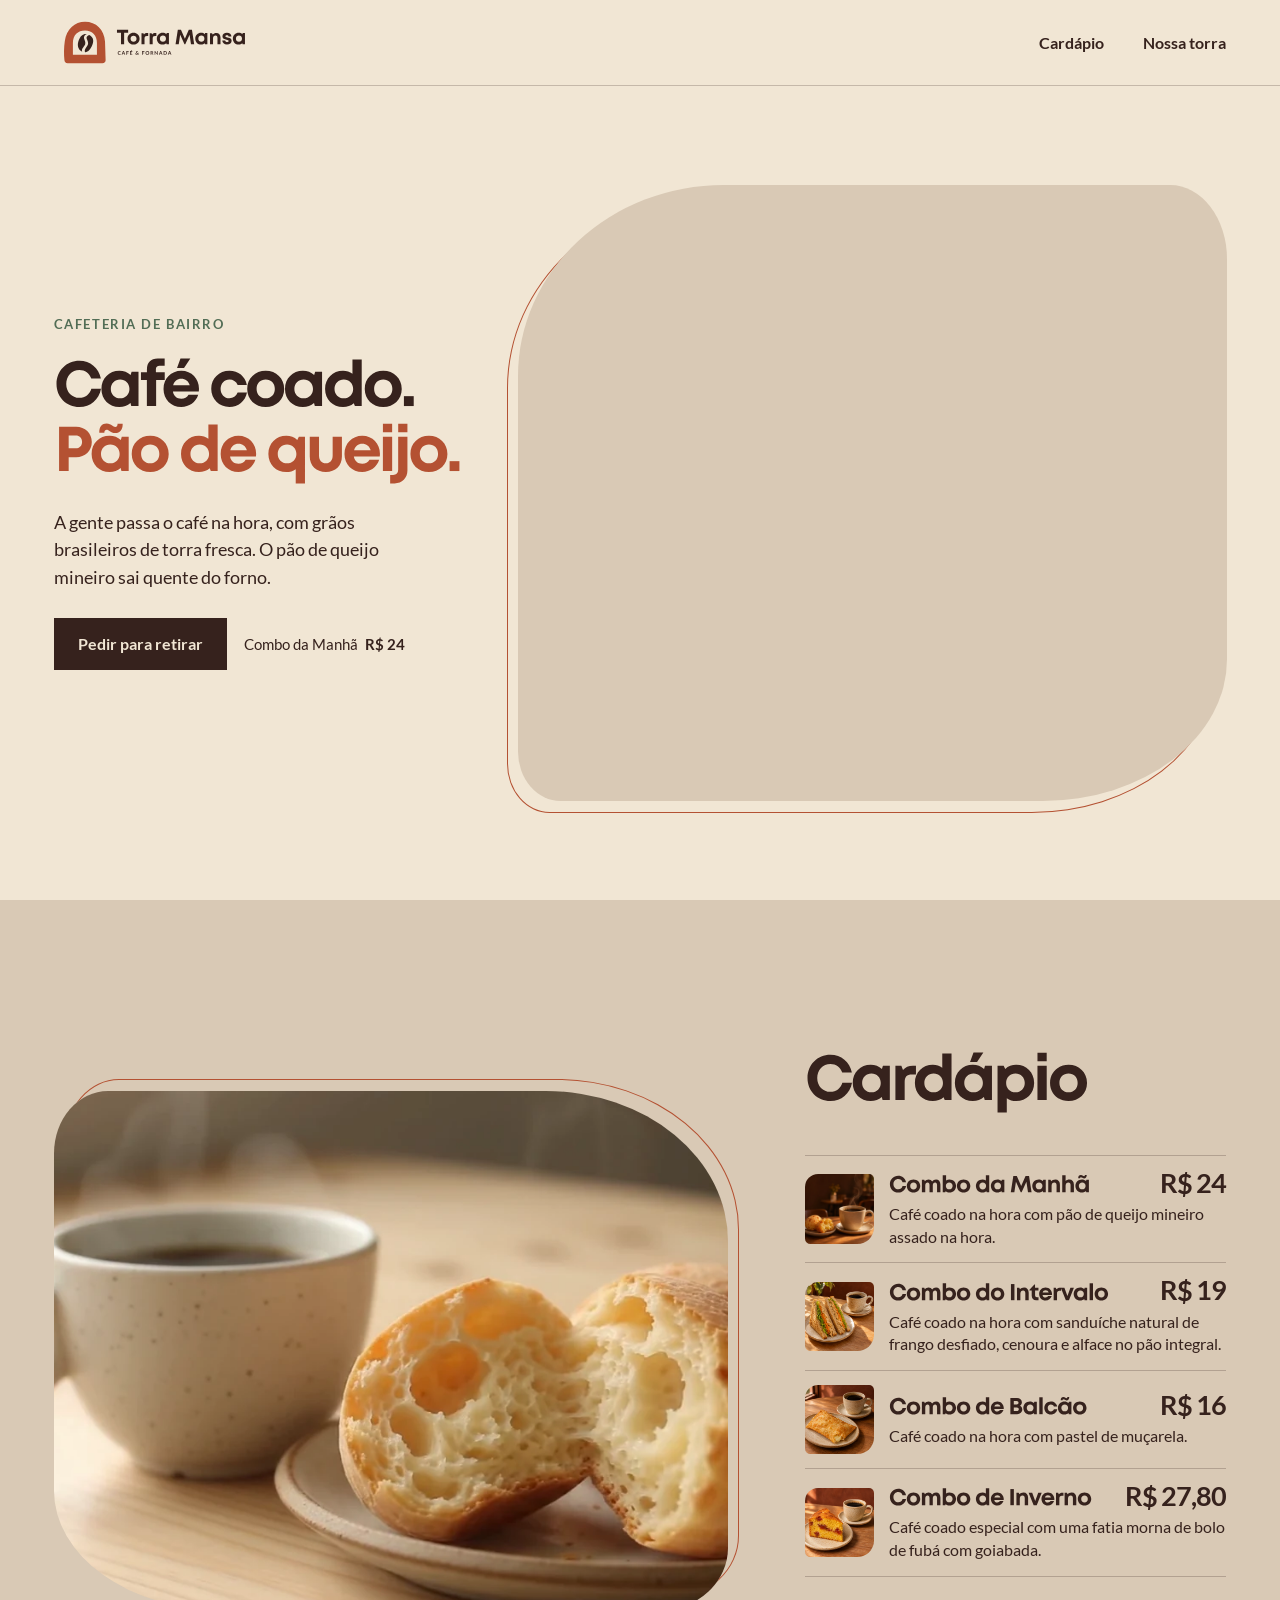
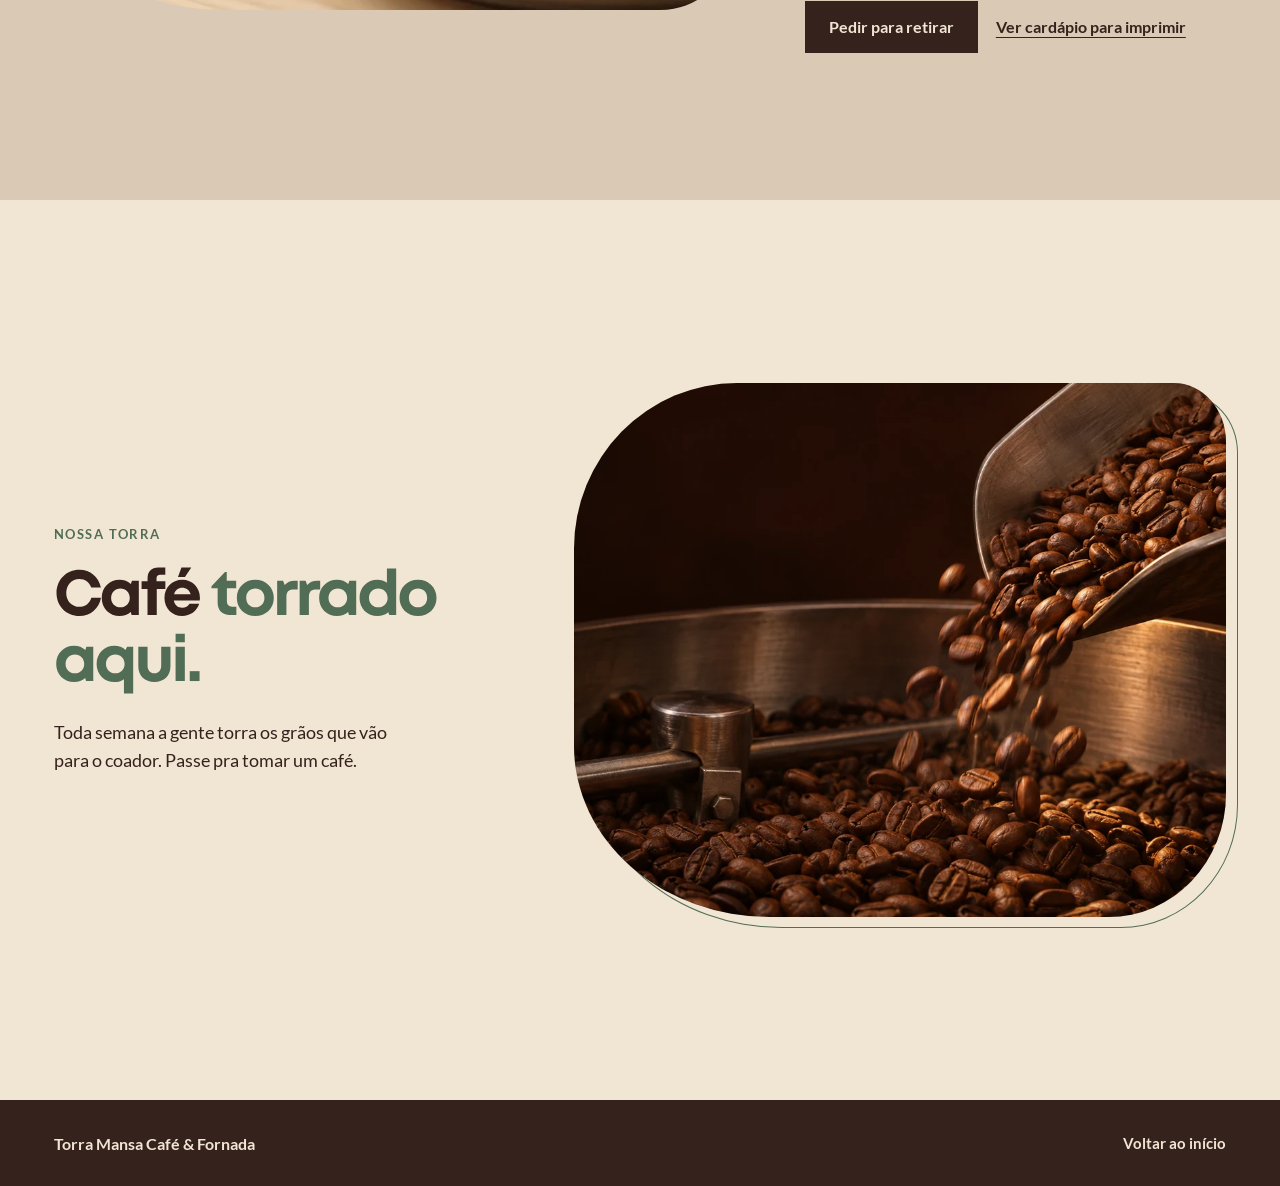
<file: index.html>
<!doctype html>
<html lang="pt-BR" data-type="place" data-page-mode="short" data-radius="sharp" data-buttons="solid">
<head>
  <meta charset="utf-8">
  <meta name="viewport" content="width=device-width, initial-scale=1">
  <meta name="description" content="Torra Mansa Café & Fornada. Café brasileiro de torra fresca, passado na hora, e pão de queijo mineiro saindo do forno.">
  <meta name="theme-color" content="#F1E6D4">
  <meta name="page-type" content="place">
  <meta name="page-kind" content="place">
  <meta name="site-kind" content="other">
  <!-- Preencha com o link HTTPS oficial quando o app de retirada estiver no ar. -->
  <meta name="retirada-url" content="https://tuqueluti.github.io/torra-mansa/app/">
  <title>Torra Mansa Café &amp; Fornada</title>
  <meta property="og:type" content="website">
  <meta property="og:title" content="Torra Mansa Café & Fornada">
  <meta property="og:description" content="Café coado na hora e pão de queijo mineiro. Veja o Combo da Manhã.">
  <link rel="icon" href="assets/selo.svg" type="image/svg+xml">
  <link rel="stylesheet" href="estilo.css">
  <script src="site.js" defer></script>
</head>
<body id="inicio">
  <a class="pular" href="#conteudo">Pular para o conteúdo</a>
  <header class="cabecalho">
    <div class="wrap cabecalho-conteudo">
      <a class="marca" href="#inicio" aria-label="Torra Mansa Café &amp; Fornada, início">
        <img src="assets/torra-mansa.svg" width="1210" height="388" alt="">
      </a>
      <nav class="navegacao" aria-label="Navegação principal">
        <a href="#cardapio">Cardápio</a>
        <a href="#nossa-torra">Nossa torra</a>
      </nav>
    </div>
  </header>

  <main id="conteudo" tabindex="-1">
    <section class="abertura" aria-labelledby="titulo" data-enter>
      <div class="wrap abertura-composicao">
        <div class="abertura-texto t-stagger">
          <p class="chapeu t-stagger-line">Cafeteria de bairro</p>
          <h1 id="titulo" class="t-stagger-line"><span class="mont-leitura">Café coado. Pão de queijo.</span><span class="mont-linhas" aria-hidden="true"><svg class="mont-desenho" aria-hidden="true" focusable="false" width="5737" height="1000" viewBox="0 0 5737 1000"><g transform="translate(0 790)" fill="currentColor"><path transform="translate(0 0)" d="M401.0899963378906 15.089996337890625C574.4499969482422 15.089996337890625 710.3600006103516 -100.63999938964844 742.0 -273.72999572753906H589.3600006103516C564.1800079345703 -185.08999633789062 493.1800079345703 -129.4499969482422 401.0900115966797 -129.4499969482422C282.6300048828125 -129.4499969482422 193.0900115966797 -223.27000427246094 193.0900115966797 -349.1800079345703C193.0900115966797 -475.0900115966797 282.6300048828125 -570.5400085449219 401.0900115966797 -570.5400085449219C489.3600158691406 -570.5400085449219 559.3600158691406 -518.9000091552734 588.0000152587891 -436.260009765625H739.8200225830078C707.3700256347656 -602.3500061035156 571.4600219726562 -715.0800018310547 401.1000213623047 -715.0800018310547C195.55001831054688 -715.0800018310547 39.6400146484375 -557.5299987792969 39.6400146484375 -349.1699981689453C39.6400146484375 -142.44000244140625 195.55001831054688 15.110000610351562 401.1000213623047 15.110000610351562Z"/><path transform="translate(714 0)" d="M510.9100036621094 -540.8200073242188 495.30999755859375 -489.2200012207031C448.6300048828125 -530.8399963378906 387.2100067138672 -555.2699890136719 317.90000915527344 -555.2699890136719C155.45001220703125 -555.2699890136719 34.6300048828125 -433.62998962402344 34.6300048828125 -270.8099822998047C34.6300048828125 -107.3599853515625 155.45001220703125 15.280014038085938 317.90000915527344 15.280014038085938C386.02000427246094 15.280014038085938 446.52000427246094 -8.519989013671875 492.88999938964844 -49.1199951171875L505.44000244140625 -0.80999755859375H619.8899993896484V-540.8099975585938ZM329.8000030517578 -122.80999755859375C244.97999572753906 -122.80999755859375 182.6199951171875 -186.1699981689453 182.6199951171875 -270.80999755859375C182.6199951171875 -355.4499969482422 244.97999572753906 -418.80999755859375 329.8000030517578 -418.80999755859375C414.62001037597656 -418.80999755859375 476.8000030517578 -355.6300048828125 476.8000030517578 -270.80999755859375C476.8000030517578 -185.989990234375 414.62001037597656 -122.80999755859375 329.8000030517578 -122.80999755859375Z"/><path transform="translate(1347 0)" d="M400.72999572753906 -532.7299957275391H261.0899963378906V-578.0C261.0899963378906 -616.4600067138672 281.9100036621094 -636.2800140380859 320.37001037597656 -636.2800140380859H399.7300109863281V-751.1900177001953H291.0900115966797C177.6400146484375 -751.1900177001953 119.73001098632812 -685.0100250244141 119.73001098632812 -581.6500244140625V-532.7400207519531H25.370010375976562V-412.38002014160156H118.92001342773438V-0.02001953125H264.9200134277344V-412.38002014160156H400.7400207519531Z"/><path transform="translate(1694 0)" d="M457.63999938964844 -751.7299957275391H302.3699951171875L247.8300018310547 -599.7299957275391H358.2900085449219ZM594.2900085449219 -271.9099884033203C594.2900085449219 -427.4599914550781 480.5600128173828 -555.2799987792969 314.74000549316406 -555.2799987792969C154.47000122070312 -555.2799987792969 34.649993896484375 -432.63999938964844 34.649993896484375 -270.0C34.649993896484375 -108.17999267578125 155.2899932861328 15.270004272460938 314.739990234375 15.270004272460938C440.09999084472656 15.270004272460938 543.4599914550781 -59.72999572753906 582.7299957275391 -177.45999145507812H429.2799987792969C407.1000061035156 -138.8199920654297 365.4600067138672 -114.81999206542969 314.7300109863281 -114.81999206542969C243.91000366210938 -114.81999206542969 195.4600067138672 -155.39999389648438 182.77000427246094 -229.09999084472656H591.4600067138672C593.2800140380859 -243.3699951171875 594.2800140380859 -257.63999938964844 594.2800140380859 -271.9100036621094ZM314.7300109863281 -430.63999938964844C380.25001525878906 -430.63999938964844 427.66001892089844 -394.8399963378906 448.3000183105469 -328.8199920654297H186.62002563476562C203.5800323486328 -392.72999572753906 249.7300262451172 -430.63999938964844 314.7300262451172 -430.63999938964844Z"/><path transform="translate(2447 0)" d="M321.36000061035156 15.270004272460938C462.6300048828125 15.270004272460938 573.1800079345703 -76.81999206542969 598.6300048828125 -212.54998779296875H451.6300048828125C426.99000549316406 -154.8199920654297 380.3500061035156 -121.99998474121094 321.3500061035156 -121.99998474121094C243.17001342773438 -121.99998474121094 182.62001037597656 -187.1799774169922 182.62001037597656 -270.8199768066406C182.62001037597656 -354.45997619628906 242.17001342773438 -418.0099792480469 321.3500061035156 -418.0099792480469C379.5299987792969 -418.0099792480469 428.1699981689453 -386.8299865722656 451.80999755859375 -333.739990234375H596.8099975585938C570.5399932861328 -466.6499938964844 462.0 -555.2899932861328 322.17999267578125 -555.2899932861328C158.08999633789062 -555.2899932861328 34.62998962402344 -433.46998596191406 34.62998962402344 -271.6499786376953C34.62998962402344 -109.82997131347656 158.89999389648438 15.260025024414062 321.36000061035156 15.260025024414062Z"/><path transform="translate(3015 0)" d="M326.5500030517578 15.270004272460938C493.0 15.270004272460938 618.4600067138672 -107.17999267578125 618.4600067138672 -270.0C618.4600067138672 -433.63999938964844 493.0 -555.2799987792969 326.5500030517578 -555.2799987792969C159.27999877929688 -555.2799987792969 34.63999938964844 -433.8199920654297 34.63999938964844 -269.99998474121094C34.63999938964844 -107.17997741699219 159.27999877929688 15.27001953125 326.5500030517578 15.27001953125ZM326.5500030517578 -121.99998474121094C242.37001037597656 -121.99998474121094 182.6400146484375 -182.53997802734375 182.6400146484375 -269.99998474121094C182.6400146484375 -357.4499816894531 242.37001037597656 -417.99998474121094 326.5500030517578 -417.99998474121094C410.72999572753906 -417.99998474121094 470.4599914550781 -357.4499816894531 470.4599914550781 -269.99998474121094C470.4599914550781 -182.53997802734375 410.72999572753906 -121.99998474121094 326.5500030517578 -121.99998474121094Z"/><path transform="translate(3611 0)" d="M510.9100036621094 -540.8200073242188 495.30999755859375 -489.2200012207031C448.6300048828125 -530.8399963378906 387.2100067138672 -555.2699890136719 317.90000915527344 -555.2699890136719C155.45001220703125 -555.2699890136719 34.6300048828125 -433.62998962402344 34.6300048828125 -270.8099822998047C34.6300048828125 -107.3599853515625 155.45001220703125 15.280014038085938 317.90000915527344 15.280014038085938C386.02000427246094 15.280014038085938 446.52000427246094 -8.519989013671875 492.88999938964844 -49.1199951171875L505.44000244140625 -0.80999755859375H619.8899993896484V-540.8099975585938ZM329.8000030517578 -122.80999755859375C244.97999572753906 -122.80999755859375 182.6199951171875 -186.1699981689453 182.6199951171875 -270.80999755859375C182.6199951171875 -355.4499969482422 244.97999572753906 -418.80999755859375 329.8000030517578 -418.80999755859375C414.62001037597656 -418.80999755859375 476.8000030517578 -355.6300048828125 476.8000030517578 -270.80999755859375C476.8000030517578 -185.989990234375 414.62001037597656 -122.80999755859375 329.8000030517578 -122.80999755859375Z"/><path transform="translate(4244 0)" d="M466.72999572753906 -734.6399993896484V-510.5399932861328C424.94000244140625 -539.0699920654297 374.32000732421875 -555.2699890136719 318.5500030517578 -555.2699890136719C154.72999572753906 -555.2699890136719 34.63999938964844 -433.62998962402344 34.63999938964844 -269.989990234375C34.63999938964844 -106.52998352050781 154.72999572753906 16.110015869140625 318.5500030517578 16.110015869140625C384.0 16.110015869140625 442.3500061035156 -6.389984130859375 487.6700134277344 -44.959991455078125L504.91001892089844 0.010009765625H612.7300262451172V-734.6299896240234ZM330.46002197265625 -121.989990234375C245.6400146484375 -121.989990234375 183.46002197265625 -185.16998291015625 183.46002197265625 -269.989990234375C183.46002197265625 -354.80999755859375 245.6400146484375 -417.989990234375 330.46002197265625 -417.989990234375C415.280029296875 -417.989990234375 477.64002990722656 -354.62998962402344 477.64002990722656 -269.989990234375C477.64002990722656 -185.5299835205078 415.280029296875 -121.989990234375 330.46002197265625 -121.989990234375Z"/><path transform="translate(4870 0)" d="M326.5500030517578 15.270004272460938C493.0 15.270004272460938 618.4600067138672 -107.17999267578125 618.4600067138672 -270.0C618.4600067138672 -433.63999938964844 493.0 -555.2799987792969 326.5500030517578 -555.2799987792969C159.27999877929688 -555.2799987792969 34.63999938964844 -433.8199920654297 34.63999938964844 -269.99998474121094C34.63999938964844 -107.17997741699219 159.27999877929688 15.27001953125 326.5500030517578 15.27001953125ZM326.5500030517578 -121.99998474121094C242.37001037597656 -121.99998474121094 182.6400146484375 -182.53997802734375 182.6400146484375 -269.99998474121094C182.6400146484375 -357.4499816894531 242.37001037597656 -417.99998474121094 326.5500030517578 -417.99998474121094C410.72999572753906 -417.99998474121094 470.4599914550781 -357.4499816894531 470.4599914550781 -269.99998474121094C470.4599914550781 -182.53997802734375 410.72999572753906 -121.99998474121094 326.5500030517578 -121.99998474121094Z"/><path transform="translate(5463 0)" d="M59.82000732421875 0.0H214.54000854492188V-156.17999267578125H59.82000732421875Z"/></g></svg><br><svg class="mont-desenho barro" aria-hidden="true" focusable="false" width="6458" height="1000" viewBox="0 0 6458 1000"><g transform="translate(0 790)" fill="currentColor"><path transform="translate(0 0)" d="M349.4499969482422 -700.0H80.08999633789062V0.0H231.5399932861328V-218.5399932861328H349.4499969482422C490.0 -218.5399932861328 596.5399932861328 -321.2699890136719 596.5399932861328 -459.2699890136719C596.5399932861328 -597.4499816894531 489.8199920654297 -699.9999847412109 349.4499969482422 -699.9999847412109ZM342.8199920654297 -358.8199920654297H231.5399932861328V-559.7199859619141H342.8199920654297C402.9099884033203 -559.7199859619141 443.08998107910156 -517.4499816894531 443.08998107910156 -459.2699890136719C443.08998107910156 -401.0899963378906 402.9099884033203 -358.8199920654297 342.8199920654297 -358.8199920654297Z"/><path transform="translate(559 0)" d="M236.17999267578125 -611.7299957275391C236.17999267578125 -635.4599914550781 252.71998596191406 -652.0999908447266 271.989990234375 -652.0999908447266C285.4399871826172 -652.0999908447266 299.4399871826172 -643.0099945068359 316.4399871826172 -632.9199981689453C340.8899841308594 -618.4700012207031 369.5299835205078 -599.1999969482422 410.16998291015625 -599.1999969482422C480.989990234375 -599.1999969482422 524.7199859619141 -651.2899932861328 524.7199859619141 -735.1100006103516V-746.1100006103516H443.989990234375V-737.1100006103516C443.989990234375 -712.3800048828125 429.4399871826172 -695.7400054931641 408.34999084472656 -695.7400054931641C389.8899841308594 -695.7400054931641 374.7099914550781 -705.8300018310547 358.5299987792969 -717.9199981689453C336.7099914550781 -734.0099945068359 311.0699920654297 -750.4700012207031 270.97999572753906 -750.4700012207031C198.33999633789062 -750.4700012207031 155.61000061035156 -697.5599975585938 155.61000061035156 -614.5599975585938V-604.0200042724609H236.16000366210938ZM510.88999938964844 -540.8400115966797 495.2899932861328 -489.24000549316406C448.61000061035156 -530.8600006103516 387.19000244140625 -555.2899932861328 317.8800048828125 -555.2899932861328C155.4300079345703 -555.2899932861328 34.61000061035156 -433.6499938964844 34.61000061035156 -270.8299865722656C34.61000061035156 -107.37998962402344 155.4300079345703 15.260009765625 317.8800048828125 15.260009765625C386.0 15.260009765625 446.5 -8.539993286132812 492.8699951171875 -49.13999938964844L505.4199981689453 -0.8300018310546875H619.8699951171875V-540.8300018310547ZM329.7799987792969 -122.83000183105469C244.95999145507812 -122.83000183105469 182.59999084472656 -186.19000244140625 182.59999084472656 -270.8300018310547C182.59999084472656 -355.4700012207031 244.95999145507812 -418.8300018310547 329.7799987792969 -418.8300018310547C414.6000061035156 -418.8300018310547 476.7799987792969 -355.65000915527344 476.7799987792969 -270.8300018310547C476.7799987792969 -186.00999450683594 414.6000061035156 -122.83000183105469 329.7799987792969 -122.83000183105469Z"/><path transform="translate(1192 0)" d="M326.5500030517578 15.270004272460938C493.0 15.270004272460938 618.4600067138672 -107.17999267578125 618.4600067138672 -270.0C618.4600067138672 -433.63999938964844 493.0 -555.2799987792969 326.5500030517578 -555.2799987792969C159.27999877929688 -555.2799987792969 34.63999938964844 -433.8199920654297 34.63999938964844 -269.99998474121094C34.63999938964844 -107.17997741699219 159.27999877929688 15.27001953125 326.5500030517578 15.27001953125ZM326.5500030517578 -121.99998474121094C242.37001037597656 -121.99998474121094 182.6400146484375 -182.53997802734375 182.6400146484375 -269.99998474121094C182.6400146484375 -357.4499816894531 242.37001037597656 -417.99998474121094 326.5500030517578 -417.99998474121094C410.72999572753906 -417.99998474121094 470.4599914550781 -357.4499816894531 470.4599914550781 -269.99998474121094C470.4599914550781 -182.53997802734375 410.72999572753906 -121.99998474121094 326.5500030517578 -121.99998474121094Z"/><path transform="translate(1970 0)" d="M466.72999572753906 -734.6399993896484V-510.5399932861328C424.94000244140625 -539.0699920654297 374.32000732421875 -555.2699890136719 318.5500030517578 -555.2699890136719C154.72999572753906 -555.2699890136719 34.63999938964844 -433.62998962402344 34.63999938964844 -269.989990234375C34.63999938964844 -106.52998352050781 154.72999572753906 16.110015869140625 318.5500030517578 16.110015869140625C384.0 16.110015869140625 442.3500061035156 -6.389984130859375 487.6700134277344 -44.959991455078125L504.91001892089844 0.010009765625H612.7300262451172V-734.6299896240234ZM330.46002197265625 -121.989990234375C245.6400146484375 -121.989990234375 183.46002197265625 -185.16998291015625 183.46002197265625 -269.989990234375C183.46002197265625 -354.80999755859375 245.6400146484375 -417.989990234375 330.46002197265625 -417.989990234375C415.280029296875 -417.989990234375 477.64002990722656 -354.62998962402344 477.64002990722656 -269.989990234375C477.64002990722656 -185.5299835205078 415.280029296875 -121.989990234375 330.46002197265625 -121.989990234375Z"/><path transform="translate(2596 0)" d="M594.2700042724609 -271.9100036621094C594.2700042724609 -427.4600067138672 480.5400085449219 -555.2800140380859 314.7200012207031 -555.2800140380859C154.4499969482422 -555.2800140380859 34.62998962402344 -432.6400146484375 34.62998962402344 -270.00001525878906C34.62998962402344 -108.18000793457031 155.26998901367188 15.269989013671875 314.71998596191406 15.269989013671875C440.0799865722656 15.269989013671875 543.4399871826172 -59.730010986328125 582.7099914550781 -177.4600067138672H429.25999450683594C407.0800018310547 -138.82000732421875 365.44000244140625 -114.82000732421875 314.7100067138672 -114.82000732421875C243.88999938964844 -114.82000732421875 195.44000244140625 -155.40000915527344 182.75 -229.10000610351562H591.4400024414062C593.260009765625 -243.37001037597656 594.260009765625 -257.6400146484375 594.260009765625 -271.91001892089844ZM314.7100067138672 -430.6400146484375C380.2300109863281 -430.6400146484375 427.6400146484375 -394.8400115966797 448.28001403808594 -328.82000732421875H186.6000213623047C203.56002807617188 -392.7300109863281 249.71002197265625 -430.6400146484375 314.71002197265625 -430.6400146484375Z"/><path transform="translate(3349 0)" d="M515.5399932861328 -540.0 490.5199890136719 -490.7200012207031C444.67999267578125 -531.3999938964844 384.84999084472656 -555.2699890136719 317.5399932861328 -555.2699890136719C154.08999633789062 -555.2699890136719 34.62998962402344 -433.62998962402344 34.62998962402344 -269.989990234375C34.62998962402344 -105.71998596191406 154.89999389648438 16.100021362304688 317.5399932861328 16.100021362304688C373.4599914550781 16.100021362304688 424.21998596191406 -0.3999786376953125 466.0799865722656 -29.3599853515625V194.65000915527344H612.0799865722656V-539.989990234375ZM329.4399871826172 -121.989990234375C244.61997985839844 -121.989990234375 182.4399871826172 -185.16998291015625 182.4399871826172 -269.989990234375C182.4399871826172 -354.80999755859375 244.61997985839844 -417.989990234375 329.4399871826172 -417.989990234375C414.25999450683594 -417.989990234375 476.6199951171875 -354.62998962402344 476.6199951171875 -269.989990234375C476.6199951171875 -185.34999084472656 414.25999450683594 -121.989990234375 329.4399871826172 -121.989990234375Z"/><path transform="translate(3974 0)" d="M316.82000732421875 15.279998779296875C469.5400085449219 15.279998779296875 570.0900115966797 -82.18000793457031 570.0900115966797 -228.00001525878906V-540.0000152587891H424.0900115966797V-244.63002014160156C424.0900115966797 -168.8200225830078 384.45001220703125 -122.00001525878906 316.82000732421875 -122.00001525878906C249.36000061035156 -122.00001525878906 208.72000122070312 -167.8200225830078 208.72000122070312 -244.63002014160156V-540.0000152587891H62.720001220703125V-228.00001525878906C62.720001220703125 -82.18000793457031 164.27000427246094 15.279998779296875 316.82000732421875 15.279998779296875Z"/><path transform="translate(4550 0)" d="M594.2700042724609 -271.9100036621094C594.2700042724609 -427.4600067138672 480.5400085449219 -555.2800140380859 314.7200012207031 -555.2800140380859C154.4499969482422 -555.2800140380859 34.62998962402344 -432.6400146484375 34.62998962402344 -270.00001525878906C34.62998962402344 -108.18000793457031 155.26998901367188 15.269989013671875 314.71998596191406 15.269989013671875C440.0799865722656 15.269989013671875 543.4399871826172 -59.730010986328125 582.7099914550781 -177.4600067138672H429.25999450683594C407.0800018310547 -138.82000732421875 365.44000244140625 -114.82000732421875 314.7100067138672 -114.82000732421875C243.88999938964844 -114.82000732421875 195.44000244140625 -155.40000915527344 182.75 -229.10000610351562H591.4400024414062C593.260009765625 -243.37001037597656 594.260009765625 -257.6400146484375 594.260009765625 -271.91001892089844ZM314.7100067138672 -430.6400146484375C380.2300109863281 -430.6400146484375 427.6400146484375 -394.8400115966797 448.28001403808594 -328.82000732421875H186.6000213623047C203.56002807617188 -392.7300109863281 249.71002197265625 -430.6400146484375 314.71002197265625 -430.6400146484375Z"/><path transform="translate(5121 0)" d="M70.36000061035156 -612.0H215.80999755859375V-747.7299957275391H70.36000061035156ZM70.08999633789062 0.0H216.08999633789062V-540.0H70.08999633789062Z"/><path transform="translate(5350 0)" d="M82.55000305175781 -612.0H228.0V-747.7299957275391H82.55000305175781ZM-44.44999694824219 194.6300048828125H25.460006713867188C144.4600067138672 194.6300048828125 228.10000610351562 110.99000549316406 228.10000610351562 -7.8300018310546875V-540.0099945068359H82.10000610351562V-18.919998168945312C82.10000610351562 33.350006103515625 54.920013427734375 60.71000671386719 2.6500091552734375 60.71000671386719H-44.43998718261719Z"/><path transform="translate(5591 0)" d="M326.5500030517578 15.270004272460938C493.0 15.270004272460938 618.4600067138672 -107.17999267578125 618.4600067138672 -270.0C618.4600067138672 -433.63999938964844 493.0 -555.2799987792969 326.5500030517578 -555.2799987792969C159.27999877929688 -555.2799987792969 34.63999938964844 -433.8199920654297 34.63999938964844 -269.99998474121094C34.63999938964844 -107.17997741699219 159.27999877929688 15.27001953125 326.5500030517578 15.27001953125ZM326.5500030517578 -121.99998474121094C242.37001037597656 -121.99998474121094 182.6400146484375 -182.53997802734375 182.6400146484375 -269.99998474121094C182.6400146484375 -357.4499816894531 242.37001037597656 -417.99998474121094 326.5500030517578 -417.99998474121094C410.72999572753906 -417.99998474121094 470.4599914550781 -357.4499816894531 470.4599914550781 -269.99998474121094C470.4599914550781 -182.53997802734375 410.72999572753906 -121.99998474121094 326.5500030517578 -121.99998474121094Z"/><path transform="translate(6184 0)" d="M59.82000732421875 0.0H214.54000854492188V-156.17999267578125H59.82000732421875Z"/></g></svg></span></h1>
          <p class="abertura-descricao t-stagger-line">A gente passa o café na hora, com grãos brasileiros de torra fresca. O pão de queijo mineiro sai quente do forno.</p>
          <div class="abertura-acao t-stagger-line">
            <a class="botao" data-retirada href="app/">Pedir para retirar</a>
            <p class="abertura-oferta">Combo da Manhã <strong>R$&nbsp;24</strong></p>
          </div>
        </div>
        <div class="visual abertura-visual">
          <picture class="foto">
            <source media="(max-width: 720px)" srcset="assets/combo-mobile.webp" width="720" height="658">
            <img src="assets/combo.webp" width="1120" height="1080"
              alt="Xícara de café coado com vapor e pão de queijo dourado sobre uma mesa de madeira."
              fetchpriority="high" decoding="async">
          </picture>
        </div>
      </div>
    </section>

    <section id="cardapio" class="cardapio tela" aria-labelledby="titulo-cardapio">
      <div class="wrap cardapio-composicao" data-revelar>
        <div class="cardapio-texto">
          <h2 id="titulo-cardapio"><span class="mont-leitura">Cardápio</span><span class="mont-linhas" aria-hidden="true"><svg class="mont-desenho" aria-hidden="true" focusable="false" width="4486" height="1000" viewBox="0 0 4486 1000"><g transform="translate(0 790)" fill="currentColor"><path transform="translate(0 0)" d="M401.0899963378906 15.089996337890625C574.4499969482422 15.089996337890625 710.3600006103516 -100.63999938964844 742.0 -273.72999572753906H589.3600006103516C564.1800079345703 -185.08999633789062 493.1800079345703 -129.4499969482422 401.0900115966797 -129.4499969482422C282.6300048828125 -129.4499969482422 193.0900115966797 -223.27000427246094 193.0900115966797 -349.1800079345703C193.0900115966797 -475.0900115966797 282.6300048828125 -570.5400085449219 401.0900115966797 -570.5400085449219C489.3600158691406 -570.5400085449219 559.3600158691406 -518.9000091552734 588.0000152587891 -436.260009765625H739.8200225830078C707.3700256347656 -602.3500061035156 571.4600219726562 -715.0800018310547 401.1000213623047 -715.0800018310547C195.55001831054688 -715.0800018310547 39.6400146484375 -557.5299987792969 39.6400146484375 -349.1699981689453C39.6400146484375 -142.44000244140625 195.55001831054688 15.110000610351562 401.1000213623047 15.110000610351562Z"/><path transform="translate(719 0)" d="M510.9100036621094 -540.8200073242188 495.30999755859375 -489.2200012207031C448.6300048828125 -530.8399963378906 387.2100067138672 -555.2699890136719 317.90000915527344 -555.2699890136719C155.45001220703125 -555.2699890136719 34.6300048828125 -433.62998962402344 34.6300048828125 -270.8099822998047C34.6300048828125 -107.3599853515625 155.45001220703125 15.280014038085938 317.90000915527344 15.280014038085938C386.02000427246094 15.280014038085938 446.52000427246094 -8.519989013671875 492.88999938964844 -49.1199951171875L505.44000244140625 -0.80999755859375H619.8899993896484V-540.8099975585938ZM329.8000030517578 -122.80999755859375C244.97999572753906 -122.80999755859375 182.6199951171875 -186.1699981689453 182.6199951171875 -270.80999755859375C182.6199951171875 -355.4499969482422 244.97999572753906 -418.80999755859375 329.8000030517578 -418.80999755859375C414.62001037597656 -418.80999755859375 476.8000030517578 -355.6300048828125 476.8000030517578 -270.80999755859375C476.8000030517578 -185.989990234375 414.62001037597656 -122.80999755859375 329.8000030517578 -122.80999755859375Z"/><path transform="translate(1357 0)" d="M346.27000427246094 -543.0C276.9100036621094 -543.0 228.12001037597656 -521.5899963378906 189.67001342773438 -473.8399963378906L163.7200164794922 -540.0H70.09001159667969V0.0H216.0900115966797V-280.5399932861328C216.0900115966797 -368.8199920654297 248.6300048828125 -405.2699890136719 330.9100036621094 -405.2699890136719H394.27000427246094V-542.9999847412109Z"/><path transform="translate(1700 0)" d="M466.72999572753906 -734.6399993896484V-510.5399932861328C424.94000244140625 -539.0699920654297 374.32000732421875 -555.2699890136719 318.5500030517578 -555.2699890136719C154.72999572753906 -555.2699890136719 34.63999938964844 -433.62998962402344 34.63999938964844 -269.989990234375C34.63999938964844 -106.52998352050781 154.72999572753906 16.110015869140625 318.5500030517578 16.110015869140625C384.0 16.110015869140625 442.3500061035156 -6.389984130859375 487.6700134277344 -44.959991455078125L504.91001892089844 0.010009765625H612.7300262451172V-734.6299896240234ZM330.46002197265625 -121.989990234375C245.6400146484375 -121.989990234375 183.46002197265625 -185.16998291015625 183.46002197265625 -269.989990234375C183.46002197265625 -354.80999755859375 245.6400146484375 -417.989990234375 330.46002197265625 -417.989990234375C415.280029296875 -417.989990234375 477.64002990722656 -354.62998962402344 477.64002990722656 -269.989990234375C477.64002990722656 -185.5299835205078 415.280029296875 -121.989990234375 330.46002197265625 -121.989990234375Z"/><path transform="translate(2331 0)" d="M483.9100036621094 -751.7299957275391H328.63999938964844L274.0899963378906 -599.7299957275391H384.5399932861328ZM510.8999938964844 -540.8199920654297 495.29998779296875 -489.21998596191406C448.6199951171875 -530.8399810791016 387.1999969482422 -555.2699737548828 317.88999938964844 -555.2699737548828C155.44000244140625 -555.2699737548828 34.6199951171875 -433.6299743652344 34.6199951171875 -270.8099670410156C34.6199951171875 -107.35997009277344 155.44000244140625 15.280029296875 317.88999938964844 15.280029296875C386.00999450683594 15.280029296875 446.50999450683594 -8.519973754882812 492.87998962402344 -49.11997985839844L505.42999267578125 -0.8099822998046875H619.8799896240234V-540.8099822998047ZM329.7899932861328 -122.80998229980469C244.96998596191406 -122.80998229980469 182.6099853515625 -186.16998291015625 182.6099853515625 -270.8099822998047C182.6099853515625 -355.4499816894531 244.96998596191406 -418.8099822998047 329.7899932861328 -418.8099822998047C414.61000061035156 -418.8099822998047 476.7899932861328 -355.62998962402344 476.7899932861328 -270.8099822998047C476.7899932861328 -185.98997497558594 414.61000061035156 -122.80998229980469 329.7899932861328 -122.80998229980469Z"/><path transform="translate(2969 0)" d="M364.63999938964844 -555.2700042724609C297.2799987792969 -555.2700042724609 237.41000366210938 -531.5299987792969 191.55999755859375 -490.9100036621094L166.6300048828125 -540.0H70.08000183105469V194.63999938964844H216.0800018310547V-29.3699951171875C257.94000244140625 -0.4099884033203125 308.6999969482422 16.090011596679688 364.6199951171875 16.090011596679688C527.2599945068359 16.090011596679688 647.5299987792969 -106.54998779296875 647.5299987792969 -270.00999450683594C647.5299987792969 -433.6499938964844 527.2599945068359 -555.2899932861328 364.6199951171875 -555.2899932861328ZM352.7099914550781 -122.01998901367188C267.8899841308594 -122.01998901367188 205.5299835205078 -185.37998962402344 205.5299835205078 -270.0199890136719C205.5299835205078 -354.6599884033203 267.8899841308594 -418.0199890136719 352.7099914550781 -418.0199890136719C437.5299987792969 -418.0199890136719 499.7099914550781 -354.8399963378906 499.7099914550781 -270.0199890136719C499.7099914550781 -185.19998168945312 437.5299987792969 -122.01998901367188 352.7099914550781 -122.01998901367188Z"/><path transform="translate(3599 0)" d="M70.36000061035156 -612.0H215.80999755859375V-747.7299957275391H70.36000061035156ZM70.08999633789062 0.0H216.08999633789062V-540.0H70.08999633789062Z"/><path transform="translate(3833 0)" d="M326.5500030517578 15.270004272460938C493.0 15.270004272460938 618.4600067138672 -107.17999267578125 618.4600067138672 -270.0C618.4600067138672 -433.63999938964844 493.0 -555.2799987792969 326.5500030517578 -555.2799987792969C159.27999877929688 -555.2799987792969 34.63999938964844 -433.8199920654297 34.63999938964844 -269.99998474121094C34.63999938964844 -107.17997741699219 159.27999877929688 15.27001953125 326.5500030517578 15.27001953125ZM326.5500030517578 -121.99998474121094C242.37001037597656 -121.99998474121094 182.6400146484375 -182.53997802734375 182.6400146484375 -269.99998474121094C182.6400146484375 -357.4499816894531 242.37001037597656 -417.99998474121094 326.5500030517578 -417.99998474121094C410.72999572753906 -417.99998474121094 470.4599914550781 -357.4499816894531 470.4599914550781 -269.99998474121094C470.4599914550781 -182.53997802734375 410.72999572753906 -121.99998474121094 326.5500030517578 -121.99998474121094Z"/></g></svg></span></h2>
          <div class="combo">
            <img class="combo-foto" src="assets/combo-mobile.webp" width="80" height="80" alt="" loading="lazy">
            <div>
              <div class="combo-linha">
                <h3><span class="mont-leitura">Combo da Manhã</span><span class="mont-linhas" aria-hidden="true"><svg class="mont-desenho" aria-hidden="true" focusable="false" width="8750" height="1000" viewBox="0 0 8750 1000"><g transform="translate(0 790)" fill="currentColor"><path transform="translate(0 0)" d="M401.0899963378906 15.089996337890625C574.4499969482422 15.089996337890625 710.3600006103516 -100.63999938964844 742.0 -273.72999572753906H589.3600006103516C564.1800079345703 -185.08999633789062 493.1800079345703 -129.4499969482422 401.0900115966797 -129.4499969482422C282.6300048828125 -129.4499969482422 193.0900115966797 -223.27000427246094 193.0900115966797 -349.1800079345703C193.0900115966797 -475.0900115966797 282.6300048828125 -570.5400085449219 401.0900115966797 -570.5400085449219C489.3600158691406 -570.5400085449219 559.3600158691406 -518.9000091552734 588.0000152587891 -436.260009765625H739.8200225830078C707.3700256347656 -602.3500061035156 571.4600219726562 -715.0800018310547 401.1000213623047 -715.0800018310547C195.55001831054688 -715.0800018310547 39.6400146484375 -557.5299987792969 39.6400146484375 -349.1699981689453C39.6400146484375 -142.44000244140625 195.55001831054688 15.110000610351562 401.1000213623047 15.110000610351562Z"/><path transform="translate(738 0)" d="M326.5500030517578 15.270004272460938C493.0 15.270004272460938 618.4600067138672 -107.17999267578125 618.4600067138672 -270.0C618.4600067138672 -433.63999938964844 493.0 -555.2799987792969 326.5500030517578 -555.2799987792969C159.27999877929688 -555.2799987792969 34.63999938964844 -433.8199920654297 34.63999938964844 -269.99998474121094C34.63999938964844 -107.17997741699219 159.27999877929688 15.27001953125 326.5500030517578 15.27001953125ZM326.5500030517578 -121.99998474121094C242.37001037597656 -121.99998474121094 182.6400146484375 -182.53997802734375 182.6400146484375 -269.99998474121094C182.6400146484375 -357.4499816894531 242.37001037597656 -417.99998474121094 326.5500030517578 -417.99998474121094C410.72999572753906 -417.99998474121094 470.4599914550781 -357.4499816894531 470.4599914550781 -269.99998474121094C470.4599914550781 -182.53997802734375 410.72999572753906 -121.99998474121094 326.5500030517578 -121.99998474121094Z"/><path transform="translate(1358 0)" d="M684.4499969482422 -552.8200073242188C615.7299957275391 -552.8200073242188 554.1999969482422 -518.8600006103516 517.3000030517578 -466.4100036621094C485.99000549316406 -520.6900024414062 429.2200012207031 -552.8200073242188 360.5400085449219 -552.8200073242188C296.94000244140625 -552.8200073242188 237.79000854492188 -521.4100036621094 199.4600067138672 -473.0500030517578L172.0900115966797 -540.0H70.09001159667969V0.0H216.0900115966797V-292.0899963378906C216.0900115966797 -376.62998962402344 255.54000854492188 -424.62998962402344 321.5400085449219 -424.62998962402344C373.82000732421875 -424.62998962402344 401.27000427246094 -386.62998962402344 401.27000427246094 -314.5399932861328V0.0H543.6300048828125V-292.0899963378906C543.6300048828125 -376.62998962402344 582.2700042724609 -424.62998962402344 647.4499969482422 -424.62998962402344C700.3600006103516 -424.62998962402344 728.6300048828125 -386.62998962402344 728.6300048828125 -314.5399932861328V0.0H874.6300048828125V-338.6300048828125C874.6300048828125 -465.1800079345703 796.1800079345703 -552.8200073242188 684.4500122070312 -552.8200073242188Z"/><path transform="translate(2263 0)" d="M364.27000427246094 -555.2700042724609C308.36000061035156 -555.2700042724609 257.7899932861328 -539.1600036621094 216.07998657226562 -510.7799987792969V-734.6300048828125H70.07998657226562V0.0099945068359375H177.89999389648438L195.1999969482422 -45.12001037597656C240.41000366210938 -6.9300079345703125 298.6600036621094 15.289993286132812 364.27000427246094 15.289993286132812C528.9100036621094 15.289993286132812 648.1800079345703 -106.53001403808594 648.1800079345703 -269.9900207519531C648.1800079345703 -433.63002014160156 528.9100036621094 -555.27001953125 364.27000427246094 -555.27001953125ZM352.36000061035156 -122.81001281738281C267.5399932861328 -122.81001281738281 205.17999267578125 -186.36001586914062 205.17999267578125 -270.00001525878906C205.17999267578125 -354.6400146484375 267.5399932861328 -418.00001525878906 352.36000061035156 -418.00001525878906C437.1800079345703 -418.00001525878906 499.36000061035156 -354.8200225830078 499.36000061035156 -270.00001525878906C499.36000061035156 -186.00001525878906 437.1800079345703 -122.82002258300781 352.36000061035156 -122.82002258300781Z"/><path transform="translate(2913 0)" d="M326.5500030517578 15.270004272460938C493.0 15.270004272460938 618.4600067138672 -107.17999267578125 618.4600067138672 -270.0C618.4600067138672 -433.63999938964844 493.0 -555.2799987792969 326.5500030517578 -555.2799987792969C159.27999877929688 -555.2799987792969 34.63999938964844 -433.8199920654297 34.63999938964844 -269.99998474121094C34.63999938964844 -107.17997741699219 159.27999877929688 15.27001953125 326.5500030517578 15.27001953125ZM326.5500030517578 -121.99998474121094C242.37001037597656 -121.99998474121094 182.6400146484375 -182.53997802734375 182.6400146484375 -269.99998474121094C182.6400146484375 -357.4499816894531 242.37001037597656 -417.99998474121094 326.5500030517578 -417.99998474121094C410.72999572753906 -417.99998474121094 470.4599914550781 -357.4499816894531 470.4599914550781 -269.99998474121094C470.4599914550781 -182.53997802734375 410.72999572753906 -121.99998474121094 326.5500030517578 -121.99998474121094Z"/><path transform="translate(3739 0)" d="M466.72999572753906 -734.6399993896484V-510.5399932861328C424.94000244140625 -539.0699920654297 374.32000732421875 -555.2699890136719 318.5500030517578 -555.2699890136719C154.72999572753906 -555.2699890136719 34.63999938964844 -433.62998962402344 34.63999938964844 -269.989990234375C34.63999938964844 -106.52998352050781 154.72999572753906 16.110015869140625 318.5500030517578 16.110015869140625C384.0 16.110015869140625 442.3500061035156 -6.389984130859375 487.6700134277344 -44.959991455078125L504.91001892089844 0.010009765625H612.7300262451172V-734.6299896240234ZM330.46002197265625 -121.989990234375C245.6400146484375 -121.989990234375 183.46002197265625 -185.16998291015625 183.46002197265625 -269.989990234375C183.46002197265625 -354.80999755859375 245.6400146484375 -417.989990234375 330.46002197265625 -417.989990234375C415.280029296875 -417.989990234375 477.64002990722656 -354.62998962402344 477.64002990722656 -269.989990234375C477.64002990722656 -185.5299835205078 415.280029296875 -121.989990234375 330.46002197265625 -121.989990234375Z"/><path transform="translate(4389 0)" d="M510.9100036621094 -540.8200073242188 495.30999755859375 -489.2200012207031C448.6300048828125 -530.8399963378906 387.2100067138672 -555.2699890136719 317.90000915527344 -555.2699890136719C155.45001220703125 -555.2699890136719 34.6300048828125 -433.62998962402344 34.6300048828125 -270.8099822998047C34.6300048828125 -107.3599853515625 155.45001220703125 15.280014038085938 317.90000915527344 15.280014038085938C386.02000427246094 15.280014038085938 446.52000427246094 -8.519989013671875 492.88999938964844 -49.1199951171875L505.44000244140625 -0.80999755859375H619.8899993896484V-540.8099975585938ZM329.8000030517578 -122.80999755859375C244.97999572753906 -122.80999755859375 182.6199951171875 -186.1699981689453 182.6199951171875 -270.80999755859375C182.6199951171875 -355.4499969482422 244.97999572753906 -418.80999755859375 329.8000030517578 -418.80999755859375C414.62001037597656 -418.80999755859375 476.8000030517578 -355.6300048828125 476.8000030517578 -270.80999755859375C476.8000030517578 -185.989990234375 414.62001037597656 -122.80999755859375 329.8000030517578 -122.80999755859375Z"/><path transform="translate(5252 0)" d="M937.9100036621094 0.0 829.4499969482422 -700.0H677.3600006103516L487.1300048828125 -270.86000061035156L297.82000732421875 -700.0H146.0900115966797L36.45001220703125 0.0H190.7200164794922L259.91001892089844 -456.7100067138672L468.63002014160156 -1.2700042724609375H505.91001892089844L714.6000213623047 -456.8000030517578L783.6300201416016 0.0Z"/><path transform="translate(6187 0)" d="M510.9100036621094 -540.8200073242188 495.30999755859375 -489.2200012207031C448.6300048828125 -530.8399963378906 387.2100067138672 -555.2699890136719 317.90000915527344 -555.2699890136719C155.45001220703125 -555.2699890136719 34.6300048828125 -433.62998962402344 34.6300048828125 -270.8099822998047C34.6300048828125 -107.3599853515625 155.45001220703125 15.280014038085938 317.90000915527344 15.280014038085938C386.02000427246094 15.280014038085938 446.52000427246094 -8.519989013671875 492.88999938964844 -49.1199951171875L505.44000244140625 -0.80999755859375H619.8899993896484V-540.8099975585938ZM329.8000030517578 -122.80999755859375C244.97999572753906 -122.80999755859375 182.6199951171875 -186.1699981689453 182.6199951171875 -270.80999755859375C182.6199951171875 -355.4499969482422 244.97999572753906 -418.80999755859375 329.8000030517578 -418.80999755859375C414.62001037597656 -418.80999755859375 476.8000030517578 -355.6300048828125 476.8000030517578 -270.80999755859375C476.8000030517578 -185.989990234375 414.62001037597656 -122.80999755859375 329.8000030517578 -122.80999755859375Z"/><path transform="translate(6844 0)" d="M377.6300048828125 -552.8200073242188C304.13999938964844 -552.8200073242188 239.58999633789062 -521.9300079345703 198.72999572753906 -473.25001525878906L170.26998901367188 -540.0000152587891H70.08999633789062V-1.52587890625e-05H216.08999633789062V-283.8200225830078C216.08999633789062 -370.7200164794922 262.0 -424.63002014160156 337.27000427246094 -424.63002014160156C400.4499969482422 -424.63002014160156 431.4499969482422 -385.27001953125 431.4499969482422 -303.63002014160156V-1.52587890625e-05H577.4499969482422V-327.27001953125C577.4499969482422 -464.00001525878906 500.7200012207031 -552.8200225830078 377.6300048828125 -552.8200225830078Z"/><path transform="translate(7452 0)" d="M379.27000427246094 -552.8200073242188C314.7900085449219 -552.8200073242188 257.1000061035156 -528.9200134277344 216.10000610351562 -489.90000915527344V-734.6300048828125H70.10000610351562V0.0H216.10000610351562V-283.82000732421875C216.10000610351562 -371.5400085449219 264.4600067138672 -424.6300048828125 337.28001403808594 -424.6300048828125C402.9200134277344 -424.6300048828125 431.4600067138672 -384.45001220703125 431.4600067138672 -303.6300048828125V0.0H577.4600067138672V-328.0899963378906C577.4600067138672 -465.62998962402344 501.5500030517578 -552.8199920654297 379.2799987792969 -552.8199920654297Z"/><path transform="translate(8060 0)" d="M236.17999267578125 -611.7299957275391C236.17999267578125 -635.4599914550781 252.71998596191406 -652.0999908447266 271.989990234375 -652.0999908447266C285.4399871826172 -652.0999908447266 299.4399871826172 -643.0099945068359 316.4399871826172 -632.9199981689453C340.8899841308594 -618.4700012207031 369.5299835205078 -599.1999969482422 410.16998291015625 -599.1999969482422C480.989990234375 -599.1999969482422 524.7199859619141 -651.2899932861328 524.7199859619141 -735.1100006103516V-746.1100006103516H443.989990234375V-737.1100006103516C443.989990234375 -712.3800048828125 429.4399871826172 -695.7400054931641 408.34999084472656 -695.7400054931641C389.8899841308594 -695.7400054931641 374.7099914550781 -705.8300018310547 358.5299987792969 -717.9199981689453C336.7099914550781 -734.0099945068359 311.0699920654297 -750.4700012207031 270.97999572753906 -750.4700012207031C198.33999633789062 -750.4700012207031 155.61000061035156 -697.5599975585938 155.61000061035156 -614.5599975585938V-604.0200042724609H236.16000366210938ZM510.88999938964844 -540.8400115966797 495.2899932861328 -489.24000549316406C448.61000061035156 -530.8600006103516 387.19000244140625 -555.2899932861328 317.8800048828125 -555.2899932861328C155.4300079345703 -555.2899932861328 34.61000061035156 -433.6499938964844 34.61000061035156 -270.8299865722656C34.61000061035156 -107.37998962402344 155.4300079345703 15.260009765625 317.8800048828125 15.260009765625C386.0 15.260009765625 446.5 -8.539993286132812 492.8699951171875 -49.13999938964844L505.4199981689453 -0.8300018310546875H619.8699951171875V-540.8300018310547ZM329.7799987792969 -122.83000183105469C244.95999145507812 -122.83000183105469 182.59999084472656 -186.19000244140625 182.59999084472656 -270.8300018310547C182.59999084472656 -355.4700012207031 244.95999145507812 -418.8300018310547 329.7799987792969 -418.8300018310547C414.6000061035156 -418.8300018310547 476.7799987792969 -355.65000915527344 476.7799987792969 -270.8300018310547C476.7799987792969 -186.00999450683594 414.6000061035156 -122.83000183105469 329.7799987792969 -122.83000183105469Z"/></g></svg></span></h3>
                <p class="preco">R$&nbsp;24</p>
              </div>
              <p class="combo-descricao">Café coado na hora com pão de queijo mineiro assado na hora.</p>
            </div>
          </div>
          <div class="combo">
            <img class="combo-foto" src="assets/combo-do-intervalo.webp" width="80" height="80" alt="" loading="lazy">
            <div>
              <div class="combo-linha">
                <h3><span class="mont-leitura">Combo do Intervalo</span><span class="mont-linhas" aria-hidden="true"><svg class="mont-desenho" aria-hidden="true" focusable="false" width="9547" height="1000" viewBox="0 0 9547 1000"><g transform="translate(0 790)" fill="currentColor"><path transform="translate(0 0)" d="M401.0899963378906 15.089996337890625C574.4499969482422 15.089996337890625 710.3600006103516 -100.63999938964844 742.0 -273.72999572753906H589.3600006103516C564.1800079345703 -185.08999633789062 493.1800079345703 -129.4499969482422 401.0900115966797 -129.4499969482422C282.6300048828125 -129.4499969482422 193.0900115966797 -223.27000427246094 193.0900115966797 -349.1800079345703C193.0900115966797 -475.0900115966797 282.6300048828125 -570.5400085449219 401.0900115966797 -570.5400085449219C489.3600158691406 -570.5400085449219 559.3600158691406 -518.9000091552734 588.0000152587891 -436.260009765625H739.8200225830078C707.3700256347656 -602.3500061035156 571.4600219726562 -715.0800018310547 401.1000213623047 -715.0800018310547C195.55001831054688 -715.0800018310547 39.6400146484375 -557.5299987792969 39.6400146484375 -349.1699981689453C39.6400146484375 -142.44000244140625 195.55001831054688 15.110000610351562 401.1000213623047 15.110000610351562Z"/><path transform="translate(738 0)" d="M326.5500030517578 15.270004272460938C493.0 15.270004272460938 618.4600067138672 -107.17999267578125 618.4600067138672 -270.0C618.4600067138672 -433.63999938964844 493.0 -555.2799987792969 326.5500030517578 -555.2799987792969C159.27999877929688 -555.2799987792969 34.63999938964844 -433.8199920654297 34.63999938964844 -269.99998474121094C34.63999938964844 -107.17997741699219 159.27999877929688 15.27001953125 326.5500030517578 15.27001953125ZM326.5500030517578 -121.99998474121094C242.37001037597656 -121.99998474121094 182.6400146484375 -182.53997802734375 182.6400146484375 -269.99998474121094C182.6400146484375 -357.4499816894531 242.37001037597656 -417.99998474121094 326.5500030517578 -417.99998474121094C410.72999572753906 -417.99998474121094 470.4599914550781 -357.4499816894531 470.4599914550781 -269.99998474121094C470.4599914550781 -182.53997802734375 410.72999572753906 -121.99998474121094 326.5500030517578 -121.99998474121094Z"/><path transform="translate(1358 0)" d="M684.4499969482422 -552.8200073242188C615.7299957275391 -552.8200073242188 554.1999969482422 -518.8600006103516 517.3000030517578 -466.4100036621094C485.99000549316406 -520.6900024414062 429.2200012207031 -552.8200073242188 360.5400085449219 -552.8200073242188C296.94000244140625 -552.8200073242188 237.79000854492188 -521.4100036621094 199.4600067138672 -473.0500030517578L172.0900115966797 -540.0H70.09001159667969V0.0H216.0900115966797V-292.0899963378906C216.0900115966797 -376.62998962402344 255.54000854492188 -424.62998962402344 321.5400085449219 -424.62998962402344C373.82000732421875 -424.62998962402344 401.27000427246094 -386.62998962402344 401.27000427246094 -314.5399932861328V0.0H543.6300048828125V-292.0899963378906C543.6300048828125 -376.62998962402344 582.2700042724609 -424.62998962402344 647.4499969482422 -424.62998962402344C700.3600006103516 -424.62998962402344 728.6300048828125 -386.62998962402344 728.6300048828125 -314.5399932861328V0.0H874.6300048828125V-338.6300048828125C874.6300048828125 -465.1800079345703 796.1800079345703 -552.8200073242188 684.4500122070312 -552.8200073242188Z"/><path transform="translate(2263 0)" d="M364.27000427246094 -555.2700042724609C308.36000061035156 -555.2700042724609 257.7899932861328 -539.1600036621094 216.07998657226562 -510.7799987792969V-734.6300048828125H70.07998657226562V0.0099945068359375H177.89999389648438L195.1999969482422 -45.12001037597656C240.41000366210938 -6.9300079345703125 298.6600036621094 15.289993286132812 364.27000427246094 15.289993286132812C528.9100036621094 15.289993286132812 648.1800079345703 -106.53001403808594 648.1800079345703 -269.9900207519531C648.1800079345703 -433.63002014160156 528.9100036621094 -555.27001953125 364.27000427246094 -555.27001953125ZM352.36000061035156 -122.81001281738281C267.5399932861328 -122.81001281738281 205.17999267578125 -186.36001586914062 205.17999267578125 -270.00001525878906C205.17999267578125 -354.6400146484375 267.5399932861328 -418.00001525878906 352.36000061035156 -418.00001525878906C437.1800079345703 -418.00001525878906 499.36000061035156 -354.8200225830078 499.36000061035156 -270.00001525878906C499.36000061035156 -186.00001525878906 437.1800079345703 -122.82002258300781 352.36000061035156 -122.82002258300781Z"/><path transform="translate(2913 0)" d="M326.5500030517578 15.270004272460938C493.0 15.270004272460938 618.4600067138672 -107.17999267578125 618.4600067138672 -270.0C618.4600067138672 -433.63999938964844 493.0 -555.2799987792969 326.5500030517578 -555.2799987792969C159.27999877929688 -555.2799987792969 34.63999938964844 -433.8199920654297 34.63999938964844 -269.99998474121094C34.63999938964844 -107.17997741699219 159.27999877929688 15.27001953125 326.5500030517578 15.27001953125ZM326.5500030517578 -121.99998474121094C242.37001037597656 -121.99998474121094 182.6400146484375 -182.53997802734375 182.6400146484375 -269.99998474121094C182.6400146484375 -357.4499816894531 242.37001037597656 -417.99998474121094 326.5500030517578 -417.99998474121094C410.72999572753906 -417.99998474121094 470.4599914550781 -357.4499816894531 470.4599914550781 -269.99998474121094C470.4599914550781 -182.53997802734375 410.72999572753906 -121.99998474121094 326.5500030517578 -121.99998474121094Z"/><path transform="translate(3739 0)" d="M466.72999572753906 -734.6399993896484V-510.5399932861328C424.94000244140625 -539.0699920654297 374.32000732421875 -555.2699890136719 318.5500030517578 -555.2699890136719C154.72999572753906 -555.2699890136719 34.63999938964844 -433.62998962402344 34.63999938964844 -269.989990234375C34.63999938964844 -106.52998352050781 154.72999572753906 16.110015869140625 318.5500030517578 16.110015869140625C384.0 16.110015869140625 442.3500061035156 -6.389984130859375 487.6700134277344 -44.959991455078125L504.91001892089844 0.010009765625H612.7300262451172V-734.6299896240234ZM330.46002197265625 -121.989990234375C245.6400146484375 -121.989990234375 183.46002197265625 -185.16998291015625 183.46002197265625 -269.989990234375C183.46002197265625 -354.80999755859375 245.6400146484375 -417.989990234375 330.46002197265625 -417.989990234375C415.280029296875 -417.989990234375 477.64002990722656 -354.62998962402344 477.64002990722656 -269.989990234375C477.64002990722656 -185.5299835205078 415.280029296875 -121.989990234375 330.46002197265625 -121.989990234375Z"/><path transform="translate(4389 0)" d="M326.5500030517578 15.270004272460938C493.0 15.270004272460938 618.4600067138672 -107.17999267578125 618.4600067138672 -270.0C618.4600067138672 -433.63999938964844 493.0 -555.2799987792969 326.5500030517578 -555.2799987792969C159.27999877929688 -555.2799987792969 34.63999938964844 -433.8199920654297 34.63999938964844 -269.99998474121094C34.63999938964844 -107.17997741699219 159.27999877929688 15.27001953125 326.5500030517578 15.27001953125ZM326.5500030517578 -121.99998474121094C242.37001037597656 -121.99998474121094 182.6400146484375 -182.53997802734375 182.6400146484375 -269.99998474121094C182.6400146484375 -357.4499816894531 242.37001037597656 -417.99998474121094 326.5500030517578 -417.99998474121094C410.72999572753906 -417.99998474121094 470.4599914550781 -357.4499816894531 470.4599914550781 -269.99998474121094C470.4599914550781 -182.53997802734375 410.72999572753906 -121.99998474121094 326.5500030517578 -121.99998474121094Z"/><path transform="translate(5215 0)" d="M80.08999633789062 0.0H231.5399932861328V-700.0H80.08999633789062Z"/><path transform="translate(5488 0)" d="M377.6300048828125 -552.8200073242188C304.13999938964844 -552.8200073242188 239.58999633789062 -521.9300079345703 198.72999572753906 -473.25001525878906L170.26998901367188 -540.0000152587891H70.08999633789062V-1.52587890625e-05H216.08999633789062V-283.8200225830078C216.08999633789062 -370.7200164794922 262.0 -424.63002014160156 337.27000427246094 -424.63002014160156C400.4499969482422 -424.63002014160156 431.4499969482422 -385.27001953125 431.4499969482422 -303.63002014160156V-1.52587890625e-05H577.4499969482422V-327.27001953125C577.4499969482422 -464.00001525878906 500.7200012207031 -552.8200225830078 377.6300048828125 -552.8200225830078Z"/><path transform="translate(6092 0)" d="M334.0899963378906 -130.0C280.9100036621094 -130.0 250.91000366210938 -160.0 250.91000366210938 -212.17999267578125V-422.62998962402344H397.4499969482422V-539.9999847412109H248.4499969482422V-680.9099884033203H220.5399932861328L7.269989013671875 -454.17999267578125V-422.62998962402344H104.90998840332031V-192.8199920654297C104.90998840332031 -72.99998474121094 177.9099884033203 1.52587890625e-05 296.71998596191406 1.52587890625e-05H400.4499816894531V-129.99998474121094Z"/><path transform="translate(6484 0)" d="M594.2700042724609 -271.9100036621094C594.2700042724609 -427.4600067138672 480.5400085449219 -555.2800140380859 314.7200012207031 -555.2800140380859C154.4499969482422 -555.2800140380859 34.62998962402344 -432.6400146484375 34.62998962402344 -270.00001525878906C34.62998962402344 -108.18000793457031 155.26998901367188 15.269989013671875 314.71998596191406 15.269989013671875C440.0799865722656 15.269989013671875 543.4399871826172 -59.730010986328125 582.7099914550781 -177.4600067138672H429.25999450683594C407.0800018310547 -138.82000732421875 365.44000244140625 -114.82000732421875 314.7100067138672 -114.82000732421875C243.88999938964844 -114.82000732421875 195.44000244140625 -155.40000915527344 182.75 -229.10000610351562H591.4400024414062C593.260009765625 -243.37001037597656 594.260009765625 -257.6400146484375 594.260009765625 -271.91001892089844ZM314.7100067138672 -430.6400146484375C380.2300109863281 -430.6400146484375 427.6400146484375 -394.8400115966797 448.28001403808594 -328.82000732421875H186.6000213623047C203.56002807617188 -392.7300109863281 249.71002197265625 -430.6400146484375 314.71002197265625 -430.6400146484375Z"/><path transform="translate(7079 0)" d="M346.27000427246094 -543.0C276.9100036621094 -543.0 228.12001037597656 -521.5899963378906 189.67001342773438 -473.8399963378906L163.7200164794922 -540.0H70.09001159667969V0.0H216.0900115966797V-280.5399932861328C216.0900115966797 -368.8199920654297 248.6300048828125 -405.2699890136719 330.9100036621094 -405.2699890136719H394.27000427246094V-542.9999847412109Z"/><path transform="translate(7453 0)" d="M424.36000061035156 -540.0 294.5299987792969 -178.1999969482422 162.36000061035156 -540.0H6.6300048828125L226.36000061035156 0.0H361.0899963378906L575.6299896240234 -540.0Z"/><path transform="translate(7984 0)" d="M510.9100036621094 -540.8200073242188 495.30999755859375 -489.2200012207031C448.6300048828125 -530.8399963378906 387.2100067138672 -555.2699890136719 317.90000915527344 -555.2699890136719C155.45001220703125 -555.2699890136719 34.6300048828125 -433.62998962402344 34.6300048828125 -270.8099822998047C34.6300048828125 -107.3599853515625 155.45001220703125 15.280014038085938 317.90000915527344 15.280014038085938C386.02000427246094 15.280014038085938 446.52000427246094 -8.519989013671875 492.88999938964844 -49.1199951171875L505.44000244140625 -0.80999755859375H619.8899993896484V-540.8099975585938ZM329.8000030517578 -122.80999755859375C244.97999572753906 -122.80999755859375 182.6199951171875 -186.1699981689453 182.6199951171875 -270.80999755859375C182.6199951171875 -355.4499969482422 244.97999572753906 -418.80999755859375 329.8000030517578 -418.80999755859375C414.62001037597656 -418.80999755859375 476.8000030517578 -355.6300048828125 476.8000030517578 -270.80999755859375C476.8000030517578 -185.989990234375 414.62001037597656 -122.80999755859375 329.8000030517578 -122.80999755859375Z"/><path transform="translate(8641 0)" d="M70.08999633789062 0.0H216.08999633789062V-734.6300048828125H70.08999633789062Z"/><path transform="translate(8894 0)" d="M326.5500030517578 15.270004272460938C493.0 15.270004272460938 618.4600067138672 -107.17999267578125 618.4600067138672 -270.0C618.4600067138672 -433.63999938964844 493.0 -555.2799987792969 326.5500030517578 -555.2799987792969C159.27999877929688 -555.2799987792969 34.63999938964844 -433.8199920654297 34.63999938964844 -269.99998474121094C34.63999938964844 -107.17997741699219 159.27999877929688 15.27001953125 326.5500030517578 15.27001953125ZM326.5500030517578 -121.99998474121094C242.37001037597656 -121.99998474121094 182.6400146484375 -182.53997802734375 182.6400146484375 -269.99998474121094C182.6400146484375 -357.4499816894531 242.37001037597656 -417.99998474121094 326.5500030517578 -417.99998474121094C410.72999572753906 -417.99998474121094 470.4599914550781 -357.4499816894531 470.4599914550781 -269.99998474121094C470.4599914550781 -182.53997802734375 410.72999572753906 -121.99998474121094 326.5500030517578 -121.99998474121094Z"/></g></svg></span></h3>
                <p class="preco">R$&nbsp;19</p>
              </div>
              <p class="combo-descricao">Café coado na hora com sanduíche natural de frango desfiado, cenoura e alface no pão integral.</p>
            </div>
          </div>
          <div class="combo">
            <img class="combo-foto" src="assets/combo-de-balcao.webp" width="80" height="80" alt="" loading="lazy">
            <div>
              <div class="combo-linha">
                <h3><span class="mont-leitura">Combo de Balcão</span><span class="mont-linhas" aria-hidden="true"><svg class="mont-desenho" aria-hidden="true" focusable="false" width="8611" height="1000" viewBox="0 0 8611 1000"><g transform="translate(0 790)" fill="currentColor"><path transform="translate(0 0)" d="M401.0899963378906 15.089996337890625C574.4499969482422 15.089996337890625 710.3600006103516 -100.63999938964844 742.0 -273.72999572753906H589.3600006103516C564.1800079345703 -185.08999633789062 493.1800079345703 -129.4499969482422 401.0900115966797 -129.4499969482422C282.6300048828125 -129.4499969482422 193.0900115966797 -223.27000427246094 193.0900115966797 -349.1800079345703C193.0900115966797 -475.0900115966797 282.6300048828125 -570.5400085449219 401.0900115966797 -570.5400085449219C489.3600158691406 -570.5400085449219 559.3600158691406 -518.9000091552734 588.0000152587891 -436.260009765625H739.8200225830078C707.3700256347656 -602.3500061035156 571.4600219726562 -715.0800018310547 401.1000213623047 -715.0800018310547C195.55001831054688 -715.0800018310547 39.6400146484375 -557.5299987792969 39.6400146484375 -349.1699981689453C39.6400146484375 -142.44000244140625 195.55001831054688 15.110000610351562 401.1000213623047 15.110000610351562Z"/><path transform="translate(738 0)" d="M326.5500030517578 15.270004272460938C493.0 15.270004272460938 618.4600067138672 -107.17999267578125 618.4600067138672 -270.0C618.4600067138672 -433.63999938964844 493.0 -555.2799987792969 326.5500030517578 -555.2799987792969C159.27999877929688 -555.2799987792969 34.63999938964844 -433.8199920654297 34.63999938964844 -269.99998474121094C34.63999938964844 -107.17997741699219 159.27999877929688 15.27001953125 326.5500030517578 15.27001953125ZM326.5500030517578 -121.99998474121094C242.37001037597656 -121.99998474121094 182.6400146484375 -182.53997802734375 182.6400146484375 -269.99998474121094C182.6400146484375 -357.4499816894531 242.37001037597656 -417.99998474121094 326.5500030517578 -417.99998474121094C410.72999572753906 -417.99998474121094 470.4599914550781 -357.4499816894531 470.4599914550781 -269.99998474121094C470.4599914550781 -182.53997802734375 410.72999572753906 -121.99998474121094 326.5500030517578 -121.99998474121094Z"/><path transform="translate(1358 0)" d="M684.4499969482422 -552.8200073242188C615.7299957275391 -552.8200073242188 554.1999969482422 -518.8600006103516 517.3000030517578 -466.4100036621094C485.99000549316406 -520.6900024414062 429.2200012207031 -552.8200073242188 360.5400085449219 -552.8200073242188C296.94000244140625 -552.8200073242188 237.79000854492188 -521.4100036621094 199.4600067138672 -473.0500030517578L172.0900115966797 -540.0H70.09001159667969V0.0H216.0900115966797V-292.0899963378906C216.0900115966797 -376.62998962402344 255.54000854492188 -424.62998962402344 321.5400085449219 -424.62998962402344C373.82000732421875 -424.62998962402344 401.27000427246094 -386.62998962402344 401.27000427246094 -314.5399932861328V0.0H543.6300048828125V-292.0899963378906C543.6300048828125 -376.62998962402344 582.2700042724609 -424.62998962402344 647.4499969482422 -424.62998962402344C700.3600006103516 -424.62998962402344 728.6300048828125 -386.62998962402344 728.6300048828125 -314.5399932861328V0.0H874.6300048828125V-338.6300048828125C874.6300048828125 -465.1800079345703 796.1800079345703 -552.8200073242188 684.4500122070312 -552.8200073242188Z"/><path transform="translate(2263 0)" d="M364.27000427246094 -555.2700042724609C308.36000061035156 -555.2700042724609 257.7899932861328 -539.1600036621094 216.07998657226562 -510.7799987792969V-734.6300048828125H70.07998657226562V0.0099945068359375H177.89999389648438L195.1999969482422 -45.12001037597656C240.41000366210938 -6.9300079345703125 298.6600036621094 15.289993286132812 364.27000427246094 15.289993286132812C528.9100036621094 15.289993286132812 648.1800079345703 -106.53001403808594 648.1800079345703 -269.9900207519531C648.1800079345703 -433.63002014160156 528.9100036621094 -555.27001953125 364.27000427246094 -555.27001953125ZM352.36000061035156 -122.81001281738281C267.5399932861328 -122.81001281738281 205.17999267578125 -186.36001586914062 205.17999267578125 -270.00001525878906C205.17999267578125 -354.6400146484375 267.5399932861328 -418.00001525878906 352.36000061035156 -418.00001525878906C437.1800079345703 -418.00001525878906 499.36000061035156 -354.8200225830078 499.36000061035156 -270.00001525878906C499.36000061035156 -186.00001525878906 437.1800079345703 -122.82002258300781 352.36000061035156 -122.82002258300781Z"/><path transform="translate(2913 0)" d="M326.5500030517578 15.270004272460938C493.0 15.270004272460938 618.4600067138672 -107.17999267578125 618.4600067138672 -270.0C618.4600067138672 -433.63999938964844 493.0 -555.2799987792969 326.5500030517578 -555.2799987792969C159.27999877929688 -555.2799987792969 34.63999938964844 -433.8199920654297 34.63999938964844 -269.99998474121094C34.63999938964844 -107.17997741699219 159.27999877929688 15.27001953125 326.5500030517578 15.27001953125ZM326.5500030517578 -121.99998474121094C242.37001037597656 -121.99998474121094 182.6400146484375 -182.53997802734375 182.6400146484375 -269.99998474121094C182.6400146484375 -357.4499816894531 242.37001037597656 -417.99998474121094 326.5500030517578 -417.99998474121094C410.72999572753906 -417.99998474121094 470.4599914550781 -357.4499816894531 470.4599914550781 -269.99998474121094C470.4599914550781 -182.53997802734375 410.72999572753906 -121.99998474121094 326.5500030517578 -121.99998474121094Z"/><path transform="translate(3739 0)" d="M466.72999572753906 -734.6399993896484V-510.5399932861328C424.94000244140625 -539.0699920654297 374.32000732421875 -555.2699890136719 318.5500030517578 -555.2699890136719C154.72999572753906 -555.2699890136719 34.63999938964844 -433.62998962402344 34.63999938964844 -269.989990234375C34.63999938964844 -106.52998352050781 154.72999572753906 16.110015869140625 318.5500030517578 16.110015869140625C384.0 16.110015869140625 442.3500061035156 -6.389984130859375 487.6700134277344 -44.959991455078125L504.91001892089844 0.010009765625H612.7300262451172V-734.6299896240234ZM330.46002197265625 -121.989990234375C245.6400146484375 -121.989990234375 183.46002197265625 -185.16998291015625 183.46002197265625 -269.989990234375C183.46002197265625 -354.80999755859375 245.6400146484375 -417.989990234375 330.46002197265625 -417.989990234375C415.280029296875 -417.989990234375 477.64002990722656 -354.62998962402344 477.64002990722656 -269.989990234375C477.64002990722656 -185.5299835205078 415.280029296875 -121.989990234375 330.46002197265625 -121.989990234375Z"/><path transform="translate(4389 0)" d="M594.2700042724609 -271.9100036621094C594.2700042724609 -427.4600067138672 480.5400085449219 -555.2800140380859 314.7200012207031 -555.2800140380859C154.4499969482422 -555.2800140380859 34.62998962402344 -432.6400146484375 34.62998962402344 -270.00001525878906C34.62998962402344 -108.18000793457031 155.26998901367188 15.269989013671875 314.71998596191406 15.269989013671875C440.0799865722656 15.269989013671875 543.4399871826172 -59.730010986328125 582.7099914550781 -177.4600067138672H429.25999450683594C407.0800018310547 -138.82000732421875 365.44000244140625 -114.82000732421875 314.7100067138672 -114.82000732421875C243.88999938964844 -114.82000732421875 195.44000244140625 -155.40000915527344 182.75 -229.10000610351562H591.4400024414062C593.260009765625 -243.37001037597656 594.260009765625 -257.6400146484375 594.260009765625 -271.91001892089844ZM314.7100067138672 -430.6400146484375C380.2300109863281 -430.6400146484375 427.6400146484375 -394.8400115966797 448.28001403808594 -328.82000732421875H186.6000213623047C203.56002807617188 -392.7300109863281 249.71002197265625 -430.6400146484375 314.71002197265625 -430.6400146484375Z"/><path transform="translate(5190 0)" d="M501.1000061035156 -369.17999267578125C550.4100036621094 -403.7099914550781 580.0 -459.8199920654297 580.0 -519.989990234375C580.0 -622.989990234375 490.27000427246094 -699.989990234375 369.5400085449219 -699.989990234375H80.09001159667969V0.010009765625H377.6400146484375C499.28001403808594 0.010009765625 598.010009765625 -89.71998596191406 598.010009765625 -201.989990234375C598.010009765625 -276.00999450683594 562.9300079345703 -336.75999450683594 501.11000061035156 -369.17999267578125ZM433.11000061035156 -496.3599853515625C433.11000061035156 -452.62998962402344 402.8399963378906 -421.71998596191406 355.11000061035156 -421.71998596191406H228.9300079345703V-570.989990234375H355.11000061035156C402.6499938964844 -570.989990234375 433.11000061035156 -540.2599945068359 433.11000061035156 -496.34999084472656ZM363.3800048828125 -138.989990234375H228.9199981689453V-295.989990234375H363.3699951171875C413.19000244140625 -295.989990234375 446.010009765625 -262.8999938964844 446.010009765625 -217.89999389648438C446.010009765625 -171.89999389648438 413.19000244140625 -138.989990234375 363.3699951171875 -138.989990234375Z"/><path transform="translate(5799 0)" d="M510.9100036621094 -540.8200073242188 495.30999755859375 -489.2200012207031C448.6300048828125 -530.8399963378906 387.2100067138672 -555.2699890136719 317.90000915527344 -555.2699890136719C155.45001220703125 -555.2699890136719 34.6300048828125 -433.62998962402344 34.6300048828125 -270.8099822998047C34.6300048828125 -107.3599853515625 155.45001220703125 15.280014038085938 317.90000915527344 15.280014038085938C386.02000427246094 15.280014038085938 446.52000427246094 -8.519989013671875 492.88999938964844 -49.1199951171875L505.44000244140625 -0.80999755859375H619.8899993896484V-540.8099975585938ZM329.8000030517578 -122.80999755859375C244.97999572753906 -122.80999755859375 182.6199951171875 -186.1699981689453 182.6199951171875 -270.80999755859375C182.6199951171875 -355.4499969482422 244.97999572753906 -418.80999755859375 329.8000030517578 -418.80999755859375C414.62001037597656 -418.80999755859375 476.8000030517578 -355.6300048828125 476.8000030517578 -270.80999755859375C476.8000030517578 -185.989990234375 414.62001037597656 -122.80999755859375 329.8000030517578 -122.80999755859375Z"/><path transform="translate(6456 0)" d="M70.08999633789062 0.0H216.08999633789062V-734.6300048828125H70.08999633789062Z"/><path transform="translate(6709 0)" d="M321.36000061035156 15.270004272460938C462.6300048828125 15.270004272460938 573.1800079345703 -76.81999206542969 598.6300048828125 -212.54998779296875H451.6300048828125C426.99000549316406 -154.8199920654297 380.3500061035156 -121.99998474121094 321.3500061035156 -121.99998474121094C243.17001342773438 -121.99998474121094 182.62001037597656 -187.1799774169922 182.62001037597656 -270.8199768066406C182.62001037597656 -354.45997619628906 242.17001342773438 -418.0099792480469 321.3500061035156 -418.0099792480469C379.5299987792969 -418.0099792480469 428.1699981689453 -386.8299865722656 451.80999755859375 -333.739990234375H596.8099975585938C570.5399932861328 -466.6499938964844 462.0 -555.2899932861328 322.17999267578125 -555.2899932861328C158.08999633789062 -555.2899932861328 34.62998962402344 -433.46998596191406 34.62998962402344 -271.6499786376953C34.62998962402344 -109.82997131347656 158.89999389648438 15.260025024414062 321.36000061035156 15.260025024414062Z"/><path transform="translate(7301 0)" d="M236.17999267578125 -611.7299957275391C236.17999267578125 -635.4599914550781 252.71998596191406 -652.0999908447266 271.989990234375 -652.0999908447266C285.4399871826172 -652.0999908447266 299.4399871826172 -643.0099945068359 316.4399871826172 -632.9199981689453C340.8899841308594 -618.4700012207031 369.5299835205078 -599.1999969482422 410.16998291015625 -599.1999969482422C480.989990234375 -599.1999969482422 524.7199859619141 -651.2899932861328 524.7199859619141 -735.1100006103516V-746.1100006103516H443.989990234375V-737.1100006103516C443.989990234375 -712.3800048828125 429.4399871826172 -695.7400054931641 408.34999084472656 -695.7400054931641C389.8899841308594 -695.7400054931641 374.7099914550781 -705.8300018310547 358.5299987792969 -717.9199981689453C336.7099914550781 -734.0099945068359 311.0699920654297 -750.4700012207031 270.97999572753906 -750.4700012207031C198.33999633789062 -750.4700012207031 155.61000061035156 -697.5599975585938 155.61000061035156 -614.5599975585938V-604.0200042724609H236.16000366210938ZM510.88999938964844 -540.8400115966797 495.2899932861328 -489.24000549316406C448.61000061035156 -530.8600006103516 387.19000244140625 -555.2899932861328 317.8800048828125 -555.2899932861328C155.4300079345703 -555.2899932861328 34.61000061035156 -433.6499938964844 34.61000061035156 -270.8299865722656C34.61000061035156 -107.37998962402344 155.4300079345703 15.260009765625 317.8800048828125 15.260009765625C386.0 15.260009765625 446.5 -8.539993286132812 492.8699951171875 -49.13999938964844L505.4199981689453 -0.8300018310546875H619.8699951171875V-540.8300018310547ZM329.7799987792969 -122.83000183105469C244.95999145507812 -122.83000183105469 182.59999084472656 -186.19000244140625 182.59999084472656 -270.8300018310547C182.59999084472656 -355.4700012207031 244.95999145507812 -418.8300018310547 329.7799987792969 -418.8300018310547C414.6000061035156 -418.8300018310547 476.7799987792969 -355.65000915527344 476.7799987792969 -270.8300018310547C476.7799987792969 -186.00999450683594 414.6000061035156 -122.83000183105469 329.7799987792969 -122.83000183105469Z"/><path transform="translate(7958 0)" d="M326.5500030517578 15.270004272460938C493.0 15.270004272460938 618.4600067138672 -107.17999267578125 618.4600067138672 -270.0C618.4600067138672 -433.63999938964844 493.0 -555.2799987792969 326.5500030517578 -555.2799987792969C159.27999877929688 -555.2799987792969 34.63999938964844 -433.8199920654297 34.63999938964844 -269.99998474121094C34.63999938964844 -107.17997741699219 159.27999877929688 15.27001953125 326.5500030517578 15.27001953125ZM326.5500030517578 -121.99998474121094C242.37001037597656 -121.99998474121094 182.6400146484375 -182.53997802734375 182.6400146484375 -269.99998474121094C182.6400146484375 -357.4499816894531 242.37001037597656 -417.99998474121094 326.5500030517578 -417.99998474121094C410.72999572753906 -417.99998474121094 470.4599914550781 -357.4499816894531 470.4599914550781 -269.99998474121094C470.4599914550781 -182.53997802734375 410.72999572753906 -121.99998474121094 326.5500030517578 -121.99998474121094Z"/></g></svg></span></h3>
                <p class="preco">R$&nbsp;16</p>
              </div>
              <p class="combo-descricao">Café coado na hora com pastel de muçarela.</p>
            </div>
          </div>
          <div class="combo">
            <img class="combo-foto" src="assets/combo-de-inverno.webp" width="80" height="80" alt="" loading="lazy">
            <div>
              <div class="combo-linha">
                <h3><span class="mont-leitura">Combo de Inverno</span><span class="mont-linhas" aria-hidden="true"><svg class="mont-desenho" aria-hidden="true" focusable="false" width="8816" height="1000" viewBox="0 0 8816 1000"><g transform="translate(0 790)" fill="currentColor"><path transform="translate(0 0)" d="M401.0899963378906 15.089996337890625C574.4499969482422 15.089996337890625 710.3600006103516 -100.63999938964844 742.0 -273.72999572753906H589.3600006103516C564.1800079345703 -185.08999633789062 493.1800079345703 -129.4499969482422 401.0900115966797 -129.4499969482422C282.6300048828125 -129.4499969482422 193.0900115966797 -223.27000427246094 193.0900115966797 -349.1800079345703C193.0900115966797 -475.0900115966797 282.6300048828125 -570.5400085449219 401.0900115966797 -570.5400085449219C489.3600158691406 -570.5400085449219 559.3600158691406 -518.9000091552734 588.0000152587891 -436.260009765625H739.8200225830078C707.3700256347656 -602.3500061035156 571.4600219726562 -715.0800018310547 401.1000213623047 -715.0800018310547C195.55001831054688 -715.0800018310547 39.6400146484375 -557.5299987792969 39.6400146484375 -349.1699981689453C39.6400146484375 -142.44000244140625 195.55001831054688 15.110000610351562 401.1000213623047 15.110000610351562Z"/><path transform="translate(738 0)" d="M326.5500030517578 15.270004272460938C493.0 15.270004272460938 618.4600067138672 -107.17999267578125 618.4600067138672 -270.0C618.4600067138672 -433.63999938964844 493.0 -555.2799987792969 326.5500030517578 -555.2799987792969C159.27999877929688 -555.2799987792969 34.63999938964844 -433.8199920654297 34.63999938964844 -269.99998474121094C34.63999938964844 -107.17997741699219 159.27999877929688 15.27001953125 326.5500030517578 15.27001953125ZM326.5500030517578 -121.99998474121094C242.37001037597656 -121.99998474121094 182.6400146484375 -182.53997802734375 182.6400146484375 -269.99998474121094C182.6400146484375 -357.4499816894531 242.37001037597656 -417.99998474121094 326.5500030517578 -417.99998474121094C410.72999572753906 -417.99998474121094 470.4599914550781 -357.4499816894531 470.4599914550781 -269.99998474121094C470.4599914550781 -182.53997802734375 410.72999572753906 -121.99998474121094 326.5500030517578 -121.99998474121094Z"/><path transform="translate(1358 0)" d="M684.4499969482422 -552.8200073242188C615.7299957275391 -552.8200073242188 554.1999969482422 -518.8600006103516 517.3000030517578 -466.4100036621094C485.99000549316406 -520.6900024414062 429.2200012207031 -552.8200073242188 360.5400085449219 -552.8200073242188C296.94000244140625 -552.8200073242188 237.79000854492188 -521.4100036621094 199.4600067138672 -473.0500030517578L172.0900115966797 -540.0H70.09001159667969V0.0H216.0900115966797V-292.0899963378906C216.0900115966797 -376.62998962402344 255.54000854492188 -424.62998962402344 321.5400085449219 -424.62998962402344C373.82000732421875 -424.62998962402344 401.27000427246094 -386.62998962402344 401.27000427246094 -314.5399932861328V0.0H543.6300048828125V-292.0899963378906C543.6300048828125 -376.62998962402344 582.2700042724609 -424.62998962402344 647.4499969482422 -424.62998962402344C700.3600006103516 -424.62998962402344 728.6300048828125 -386.62998962402344 728.6300048828125 -314.5399932861328V0.0H874.6300048828125V-338.6300048828125C874.6300048828125 -465.1800079345703 796.1800079345703 -552.8200073242188 684.4500122070312 -552.8200073242188Z"/><path transform="translate(2263 0)" d="M364.27000427246094 -555.2700042724609C308.36000061035156 -555.2700042724609 257.7899932861328 -539.1600036621094 216.07998657226562 -510.7799987792969V-734.6300048828125H70.07998657226562V0.0099945068359375H177.89999389648438L195.1999969482422 -45.12001037597656C240.41000366210938 -6.9300079345703125 298.6600036621094 15.289993286132812 364.27000427246094 15.289993286132812C528.9100036621094 15.289993286132812 648.1800079345703 -106.53001403808594 648.1800079345703 -269.9900207519531C648.1800079345703 -433.63002014160156 528.9100036621094 -555.27001953125 364.27000427246094 -555.27001953125ZM352.36000061035156 -122.81001281738281C267.5399932861328 -122.81001281738281 205.17999267578125 -186.36001586914062 205.17999267578125 -270.00001525878906C205.17999267578125 -354.6400146484375 267.5399932861328 -418.00001525878906 352.36000061035156 -418.00001525878906C437.1800079345703 -418.00001525878906 499.36000061035156 -354.8200225830078 499.36000061035156 -270.00001525878906C499.36000061035156 -186.00001525878906 437.1800079345703 -122.82002258300781 352.36000061035156 -122.82002258300781Z"/><path transform="translate(2913 0)" d="M326.5500030517578 15.270004272460938C493.0 15.270004272460938 618.4600067138672 -107.17999267578125 618.4600067138672 -270.0C618.4600067138672 -433.63999938964844 493.0 -555.2799987792969 326.5500030517578 -555.2799987792969C159.27999877929688 -555.2799987792969 34.63999938964844 -433.8199920654297 34.63999938964844 -269.99998474121094C34.63999938964844 -107.17997741699219 159.27999877929688 15.27001953125 326.5500030517578 15.27001953125ZM326.5500030517578 -121.99998474121094C242.37001037597656 -121.99998474121094 182.6400146484375 -182.53997802734375 182.6400146484375 -269.99998474121094C182.6400146484375 -357.4499816894531 242.37001037597656 -417.99998474121094 326.5500030517578 -417.99998474121094C410.72999572753906 -417.99998474121094 470.4599914550781 -357.4499816894531 470.4599914550781 -269.99998474121094C470.4599914550781 -182.53997802734375 410.72999572753906 -121.99998474121094 326.5500030517578 -121.99998474121094Z"/><path transform="translate(3739 0)" d="M466.72999572753906 -734.6399993896484V-510.5399932861328C424.94000244140625 -539.0699920654297 374.32000732421875 -555.2699890136719 318.5500030517578 -555.2699890136719C154.72999572753906 -555.2699890136719 34.63999938964844 -433.62998962402344 34.63999938964844 -269.989990234375C34.63999938964844 -106.52998352050781 154.72999572753906 16.110015869140625 318.5500030517578 16.110015869140625C384.0 16.110015869140625 442.3500061035156 -6.389984130859375 487.6700134277344 -44.959991455078125L504.91001892089844 0.010009765625H612.7300262451172V-734.6299896240234ZM330.46002197265625 -121.989990234375C245.6400146484375 -121.989990234375 183.46002197265625 -185.16998291015625 183.46002197265625 -269.989990234375C183.46002197265625 -354.80999755859375 245.6400146484375 -417.989990234375 330.46002197265625 -417.989990234375C415.280029296875 -417.989990234375 477.64002990722656 -354.62998962402344 477.64002990722656 -269.989990234375C477.64002990722656 -185.5299835205078 415.280029296875 -121.989990234375 330.46002197265625 -121.989990234375Z"/><path transform="translate(4389 0)" d="M594.2700042724609 -271.9100036621094C594.2700042724609 -427.4600067138672 480.5400085449219 -555.2800140380859 314.7200012207031 -555.2800140380859C154.4499969482422 -555.2800140380859 34.62998962402344 -432.6400146484375 34.62998962402344 -270.00001525878906C34.62998962402344 -108.18000793457031 155.26998901367188 15.269989013671875 314.71998596191406 15.269989013671875C440.0799865722656 15.269989013671875 543.4399871826172 -59.730010986328125 582.7099914550781 -177.4600067138672H429.25999450683594C407.0800018310547 -138.82000732421875 365.44000244140625 -114.82000732421875 314.7100067138672 -114.82000732421875C243.88999938964844 -114.82000732421875 195.44000244140625 -155.40000915527344 182.75 -229.10000610351562H591.4400024414062C593.260009765625 -243.37001037597656 594.260009765625 -257.6400146484375 594.260009765625 -271.91001892089844ZM314.7100067138672 -430.6400146484375C380.2300109863281 -430.6400146484375 427.6400146484375 -394.8400115966797 448.28001403808594 -328.82000732421875H186.6000213623047C203.56002807617188 -392.7300109863281 249.71002197265625 -430.6400146484375 314.71002197265625 -430.6400146484375Z"/><path transform="translate(5190 0)" d="M80.08999633789062 0.0H231.5399932861328V-700.0H80.08999633789062Z"/><path transform="translate(5463 0)" d="M377.6300048828125 -552.8200073242188C304.13999938964844 -552.8200073242188 239.58999633789062 -521.9300079345703 198.72999572753906 -473.25001525878906L170.26998901367188 -540.0000152587891H70.08999633789062V-1.52587890625e-05H216.08999633789062V-283.8200225830078C216.08999633789062 -370.7200164794922 262.0 -424.63002014160156 337.27000427246094 -424.63002014160156C400.4499969482422 -424.63002014160156 431.4499969482422 -385.27001953125 431.4499969482422 -303.63002014160156V-1.52587890625e-05H577.4499969482422V-327.27001953125C577.4499969482422 -464.00001525878906 500.7200012207031 -552.8200225830078 377.6300048828125 -552.8200225830078Z"/><path transform="translate(6055 0)" d="M424.36000061035156 -540.0 294.5299987792969 -178.1999969482422 162.36000061035156 -540.0H6.6300048828125L226.36000061035156 0.0H361.0899963378906L575.6299896240234 -540.0Z"/><path transform="translate(6586 0)" d="M594.2700042724609 -271.9100036621094C594.2700042724609 -427.4600067138672 480.5400085449219 -555.2800140380859 314.7200012207031 -555.2800140380859C154.4499969482422 -555.2800140380859 34.62998962402344 -432.6400146484375 34.62998962402344 -270.00001525878906C34.62998962402344 -108.18000793457031 155.26998901367188 15.269989013671875 314.71998596191406 15.269989013671875C440.0799865722656 15.269989013671875 543.4399871826172 -59.730010986328125 582.7099914550781 -177.4600067138672H429.25999450683594C407.0800018310547 -138.82000732421875 365.44000244140625 -114.82000732421875 314.7100067138672 -114.82000732421875C243.88999938964844 -114.82000732421875 195.44000244140625 -155.40000915527344 182.75 -229.10000610351562H591.4400024414062C593.260009765625 -243.37001037597656 594.260009765625 -257.6400146484375 594.260009765625 -271.91001892089844ZM314.7100067138672 -430.6400146484375C380.2300109863281 -430.6400146484375 427.6400146484375 -394.8400115966797 448.28001403808594 -328.82000732421875H186.6000213623047C203.56002807617188 -392.7300109863281 249.71002197265625 -430.6400146484375 314.71002197265625 -430.6400146484375Z"/><path transform="translate(7181 0)" d="M346.27000427246094 -543.0C276.9100036621094 -543.0 228.12001037597656 -521.5899963378906 189.67001342773438 -473.8399963378906L163.7200164794922 -540.0H70.09001159667969V0.0H216.0900115966797V-280.5399932861328C216.0900115966797 -368.8199920654297 248.6300048828125 -405.2699890136719 330.9100036621094 -405.2699890136719H394.27000427246094V-542.9999847412109Z"/><path transform="translate(7555 0)" d="M377.6300048828125 -552.8200073242188C304.13999938964844 -552.8200073242188 239.58999633789062 -521.9300079345703 198.72999572753906 -473.25001525878906L170.26998901367188 -540.0000152587891H70.08999633789062V-1.52587890625e-05H216.08999633789062V-283.8200225830078C216.08999633789062 -370.7200164794922 262.0 -424.63002014160156 337.27000427246094 -424.63002014160156C400.4499969482422 -424.63002014160156 431.4499969482422 -385.27001953125 431.4499969482422 -303.63002014160156V-1.52587890625e-05H577.4499969482422V-327.27001953125C577.4499969482422 -464.00001525878906 500.7200012207031 -552.8200225830078 377.6300048828125 -552.8200225830078Z"/><path transform="translate(8163 0)" d="M326.5500030517578 15.270004272460938C493.0 15.270004272460938 618.4600067138672 -107.17999267578125 618.4600067138672 -270.0C618.4600067138672 -433.63999938964844 493.0 -555.2799987792969 326.5500030517578 -555.2799987792969C159.27999877929688 -555.2799987792969 34.63999938964844 -433.8199920654297 34.63999938964844 -269.99998474121094C34.63999938964844 -107.17997741699219 159.27999877929688 15.27001953125 326.5500030517578 15.27001953125ZM326.5500030517578 -121.99998474121094C242.37001037597656 -121.99998474121094 182.6400146484375 -182.53997802734375 182.6400146484375 -269.99998474121094C182.6400146484375 -357.4499816894531 242.37001037597656 -417.99998474121094 326.5500030517578 -417.99998474121094C410.72999572753906 -417.99998474121094 470.4599914550781 -357.4499816894531 470.4599914550781 -269.99998474121094C470.4599914550781 -182.53997802734375 410.72999572753906 -121.99998474121094 326.5500030517578 -121.99998474121094Z"/></g></svg></span></h3>
                <p class="preco">R$&nbsp;27,80</p>
              </div>
              <p class="combo-descricao">Café coado especial com uma fatia morna de bolo de fubá com goiabada.</p>
            </div>
          </div>
          <div class="acoes-cardapio">
            <a class="botao" data-retirada href="app/">Pedir para retirar</a>
            <a class="link-cardapio" href="cardapio/">Ver cardápio para imprimir</a>
          </div>
        </div>
        <div class="visual cardapio-visual">
          <div class="foto">
            <img src="assets/fornada.webp" width="1080" height="608"
              alt="Pão de queijo aberto ao meio, com uma xícara de café atrás." loading="lazy" decoding="async">
          </div>
        </div>
      </div>
    </section>

    <section id="nossa-torra" class="torra tela" aria-labelledby="titulo-torra">
      <div class="wrap torra-composicao" data-revelar>
        <div class="torra-texto">
          <p class="chapeu">Nossa torra</p>
          <h2 id="titulo-torra"><span class="mont-leitura">Café torrado aqui.</span><span class="mont-linhas" aria-hidden="true"><svg class="mont-desenho" aria-hidden="true" focusable="false" width="2337" height="1000" viewBox="0 0 2337 1000"><g transform="translate(0 790)" fill="currentColor"><path transform="translate(0 0)" d="M401.0899963378906 15.089996337890625C574.4499969482422 15.089996337890625 710.3600006103516 -100.63999938964844 742.0 -273.72999572753906H589.3600006103516C564.1800079345703 -185.08999633789062 493.1800079345703 -129.4499969482422 401.0900115966797 -129.4499969482422C282.6300048828125 -129.4499969482422 193.0900115966797 -223.27000427246094 193.0900115966797 -349.1800079345703C193.0900115966797 -475.0900115966797 282.6300048828125 -570.5400085449219 401.0900115966797 -570.5400085449219C489.3600158691406 -570.5400085449219 559.3600158691406 -518.9000091552734 588.0000152587891 -436.260009765625H739.8200225830078C707.3700256347656 -602.3500061035156 571.4600219726562 -715.0800018310547 401.1000213623047 -715.0800018310547C195.55001831054688 -715.0800018310547 39.6400146484375 -557.5299987792969 39.6400146484375 -349.1699981689453C39.6400146484375 -142.44000244140625 195.55001831054688 15.110000610351562 401.1000213623047 15.110000610351562Z"/><path transform="translate(719 0)" d="M510.9100036621094 -540.8200073242188 495.30999755859375 -489.2200012207031C448.6300048828125 -530.8399963378906 387.2100067138672 -555.2699890136719 317.90000915527344 -555.2699890136719C155.45001220703125 -555.2699890136719 34.6300048828125 -433.62998962402344 34.6300048828125 -270.8099822998047C34.6300048828125 -107.3599853515625 155.45001220703125 15.280014038085938 317.90000915527344 15.280014038085938C386.02000427246094 15.280014038085938 446.52000427246094 -8.519989013671875 492.88999938964844 -49.1199951171875L505.44000244140625 -0.80999755859375H619.8899993896484V-540.8099975585938ZM329.8000030517578 -122.80999755859375C244.97999572753906 -122.80999755859375 182.6199951171875 -186.1699981689453 182.6199951171875 -270.80999755859375C182.6199951171875 -355.4499969482422 244.97999572753906 -418.80999755859375 329.8000030517578 -418.80999755859375C414.62001037597656 -418.80999755859375 476.8000030517578 -355.6300048828125 476.8000030517578 -270.80999755859375C476.8000030517578 -185.989990234375 414.62001037597656 -122.80999755859375 329.8000030517578 -122.80999755859375Z"/><path transform="translate(1357 0)" d="M400.72999572753906 -532.7299957275391H261.0899963378906V-578.0C261.0899963378906 -616.4600067138672 281.9100036621094 -636.2800140380859 320.37001037597656 -636.2800140380859H399.7300109863281V-751.1900177001953H291.0900115966797C177.6400146484375 -751.1900177001953 119.73001098632812 -685.0100250244141 119.73001098632812 -581.6500244140625V-532.7400207519531H25.370010375976562V-412.38002014160156H118.92001342773438V-0.02001953125H264.9200134277344V-412.38002014160156H400.7400207519531Z"/><path transform="translate(1709 0)" d="M457.63999938964844 -751.7299957275391H302.3699951171875L247.8300018310547 -599.7299957275391H358.2900085449219ZM594.2900085449219 -271.9099884033203C594.2900085449219 -427.4599914550781 480.5600128173828 -555.2799987792969 314.74000549316406 -555.2799987792969C154.47000122070312 -555.2799987792969 34.649993896484375 -432.63999938964844 34.649993896484375 -270.0C34.649993896484375 -108.17999267578125 155.2899932861328 15.270004272460938 314.739990234375 15.270004272460938C440.09999084472656 15.270004272460938 543.4599914550781 -59.72999572753906 582.7299957275391 -177.45999145507812H429.2799987792969C407.1000061035156 -138.8199920654297 365.4600067138672 -114.81999206542969 314.7300109863281 -114.81999206542969C243.91000366210938 -114.81999206542969 195.4600067138672 -155.39999389648438 182.77000427246094 -229.09999084472656H591.4600067138672C593.2800140380859 -243.3699951171875 594.2800140380859 -257.63999938964844 594.2800140380859 -271.9100036621094ZM314.7300109863281 -430.63999938964844C380.25001525878906 -430.63999938964844 427.66001892089844 -394.8399963378906 448.3000183105469 -328.8199920654297H186.62002563476562C203.5800323486328 -392.72999572753906 249.7300262451172 -430.63999938964844 314.7300262451172 -430.63999938964844Z"/></g></svg> <svg class="mont-desenho folha" aria-hidden="true" focusable="false" width="3594" height="1000" viewBox="0 0 3594 1000"><g transform="translate(0 790)" fill="currentColor"><path transform="translate(0 0)" d="M334.0899963378906 -130.0C280.9100036621094 -130.0 250.91000366210938 -160.0 250.91000366210938 -212.17999267578125V-422.62998962402344H397.4499969482422V-539.9999847412109H248.4499969482422V-680.9099884033203H220.5399932861328L7.269989013671875 -454.17999267578125V-422.62998962402344H104.90998840332031V-192.8199920654297C104.90998840332031 -72.99998474121094 177.9099884033203 1.52587890625e-05 296.71998596191406 1.52587890625e-05H400.4499816894531V-129.99998474121094Z"/><path transform="translate(373 0)" d="M326.5500030517578 15.270004272460938C493.0 15.270004272460938 618.4600067138672 -107.17999267578125 618.4600067138672 -270.0C618.4600067138672 -433.63999938964844 493.0 -555.2799987792969 326.5500030517578 -555.2799987792969C159.27999877929688 -555.2799987792969 34.63999938964844 -433.8199920654297 34.63999938964844 -269.99998474121094C34.63999938964844 -107.17997741699219 159.27999877929688 15.27001953125 326.5500030517578 15.27001953125ZM326.5500030517578 -121.99998474121094C242.37001037597656 -121.99998474121094 182.6400146484375 -182.53997802734375 182.6400146484375 -269.99998474121094C182.6400146484375 -357.4499816894531 242.37001037597656 -417.99998474121094 326.5500030517578 -417.99998474121094C410.72999572753906 -417.99998474121094 470.4599914550781 -357.4499816894531 470.4599914550781 -269.99998474121094C470.4599914550781 -182.53997802734375 410.72999572753906 -121.99998474121094 326.5500030517578 -121.99998474121094Z"/><path transform="translate(974 0)" d="M346.27000427246094 -543.0C276.9100036621094 -543.0 228.12001037597656 -521.5899963378906 189.67001342773438 -473.8399963378906L163.7200164794922 -540.0H70.09001159667969V0.0H216.0900115966797V-280.5399932861328C216.0900115966797 -368.8199920654297 248.6300048828125 -405.2699890136719 330.9100036621094 -405.2699890136719H394.27000427246094V-542.9999847412109Z"/><path transform="translate(1329 0)" d="M346.27000427246094 -543.0C276.9100036621094 -543.0 228.12001037597656 -521.5899963378906 189.67001342773438 -473.8399963378906L163.7200164794922 -540.0H70.09001159667969V0.0H216.0900115966797V-280.5399932861328C216.0900115966797 -368.8199920654297 248.6300048828125 -405.2699890136719 330.9100036621094 -405.2699890136719H394.27000427246094V-542.9999847412109Z"/><path transform="translate(1672 0)" d="M510.9100036621094 -540.8200073242188 495.30999755859375 -489.2200012207031C448.6300048828125 -530.8399963378906 387.2100067138672 -555.2699890136719 317.90000915527344 -555.2699890136719C155.45001220703125 -555.2699890136719 34.6300048828125 -433.62998962402344 34.6300048828125 -270.8099822998047C34.6300048828125 -107.3599853515625 155.45001220703125 15.280014038085938 317.90000915527344 15.280014038085938C386.02000427246094 15.280014038085938 446.52000427246094 -8.519989013671875 492.88999938964844 -49.1199951171875L505.44000244140625 -0.80999755859375H619.8899993896484V-540.8099975585938ZM329.8000030517578 -122.80999755859375C244.97999572753906 -122.80999755859375 182.6199951171875 -186.1699981689453 182.6199951171875 -270.80999755859375C182.6199951171875 -355.4499969482422 244.97999572753906 -418.80999755859375 329.8000030517578 -418.80999755859375C414.62001037597656 -418.80999755859375 476.8000030517578 -355.6300048828125 476.8000030517578 -270.80999755859375C476.8000030517578 -185.989990234375 414.62001037597656 -122.80999755859375 329.8000030517578 -122.80999755859375Z"/><path transform="translate(2310 0)" d="M466.72999572753906 -734.6399993896484V-510.5399932861328C424.94000244140625 -539.0699920654297 374.32000732421875 -555.2699890136719 318.5500030517578 -555.2699890136719C154.72999572753906 -555.2699890136719 34.63999938964844 -433.62998962402344 34.63999938964844 -269.989990234375C34.63999938964844 -106.52998352050781 154.72999572753906 16.110015869140625 318.5500030517578 16.110015869140625C384.0 16.110015869140625 442.3500061035156 -6.389984130859375 487.6700134277344 -44.959991455078125L504.91001892089844 0.010009765625H612.7300262451172V-734.6299896240234ZM330.46002197265625 -121.989990234375C245.6400146484375 -121.989990234375 183.46002197265625 -185.16998291015625 183.46002197265625 -269.989990234375C183.46002197265625 -354.80999755859375 245.6400146484375 -417.989990234375 330.46002197265625 -417.989990234375C415.280029296875 -417.989990234375 477.64002990722656 -354.62998962402344 477.64002990722656 -269.989990234375C477.64002990722656 -185.5299835205078 415.280029296875 -121.989990234375 330.46002197265625 -121.989990234375Z"/><path transform="translate(2941 0)" d="M326.5500030517578 15.270004272460938C493.0 15.270004272460938 618.4600067138672 -107.17999267578125 618.4600067138672 -270.0C618.4600067138672 -433.63999938964844 493.0 -555.2799987792969 326.5500030517578 -555.2799987792969C159.27999877929688 -555.2799987792969 34.63999938964844 -433.8199920654297 34.63999938964844 -269.99998474121094C34.63999938964844 -107.17997741699219 159.27999877929688 15.27001953125 326.5500030517578 15.27001953125ZM326.5500030517578 -121.99998474121094C242.37001037597656 -121.99998474121094 182.6400146484375 -182.53997802734375 182.6400146484375 -269.99998474121094C182.6400146484375 -357.4499816894531 242.37001037597656 -417.99998474121094 326.5500030517578 -417.99998474121094C410.72999572753906 -417.99998474121094 470.4599914550781 -357.4499816894531 470.4599914550781 -269.99998474121094C470.4599914550781 -182.53997802734375 410.72999572753906 -121.99998474121094 326.5500030517578 -121.99998474121094Z"/></g></svg> <svg class="mont-desenho folha" aria-hidden="true" focusable="false" width="2357" height="1000" viewBox="0 0 2357 1000"><g transform="translate(0 790)" fill="currentColor"><path transform="translate(0 0)" d="M510.9100036621094 -540.8200073242188 495.30999755859375 -489.2200012207031C448.6300048828125 -530.8399963378906 387.2100067138672 -555.2699890136719 317.90000915527344 -555.2699890136719C155.45001220703125 -555.2699890136719 34.6300048828125 -433.62998962402344 34.6300048828125 -270.8099822998047C34.6300048828125 -107.3599853515625 155.45001220703125 15.280014038085938 317.90000915527344 15.280014038085938C386.02000427246094 15.280014038085938 446.52000427246094 -8.519989013671875 492.88999938964844 -49.1199951171875L505.44000244140625 -0.80999755859375H619.8899993896484V-540.8099975585938ZM329.8000030517578 -122.80999755859375C244.97999572753906 -122.80999755859375 182.6199951171875 -186.1699981689453 182.6199951171875 -270.80999755859375C182.6199951171875 -355.4499969482422 244.97999572753906 -418.80999755859375 329.8000030517578 -418.80999755859375C414.62001037597656 -418.80999755859375 476.8000030517578 -355.6300048828125 476.8000030517578 -270.80999755859375C476.8000030517578 -185.989990234375 414.62001037597656 -122.80999755859375 329.8000030517578 -122.80999755859375Z"/><path transform="translate(638 0)" d="M515.5399932861328 -540.0 490.5199890136719 -490.7200012207031C444.67999267578125 -531.3999938964844 384.84999084472656 -555.2699890136719 317.5399932861328 -555.2699890136719C154.08999633789062 -555.2699890136719 34.62998962402344 -433.62998962402344 34.62998962402344 -269.989990234375C34.62998962402344 -105.71998596191406 154.89999389648438 16.100021362304688 317.5399932861328 16.100021362304688C373.4599914550781 16.100021362304688 424.21998596191406 -0.3999786376953125 466.0799865722656 -29.3599853515625V194.65000915527344H612.0799865722656V-539.989990234375ZM329.4399871826172 -121.989990234375C244.61997985839844 -121.989990234375 182.4399871826172 -185.16998291015625 182.4399871826172 -269.989990234375C182.4399871826172 -354.80999755859375 244.61997985839844 -417.989990234375 329.4399871826172 -417.989990234375C414.25999450683594 -417.989990234375 476.6199951171875 -354.62998962402344 476.6199951171875 -269.989990234375C476.6199951171875 -185.34999084472656 414.25999450683594 -121.989990234375 329.4399871826172 -121.989990234375Z"/><path transform="translate(1268 0)" d="M316.82000732421875 15.279998779296875C469.5400085449219 15.279998779296875 570.0900115966797 -82.18000793457031 570.0900115966797 -228.00001525878906V-540.0000152587891H424.0900115966797V-244.63002014160156C424.0900115966797 -168.8200225830078 384.45001220703125 -122.00001525878906 316.82000732421875 -122.00001525878906C249.36000061035156 -122.00001525878906 208.72000122070312 -167.8200225830078 208.72000122070312 -244.63002014160156V-540.0000152587891H62.720001220703125V-228.00001525878906C62.720001220703125 -82.18000793457031 164.27000427246094 15.279998779296875 316.82000732421875 15.279998779296875Z"/><path transform="translate(1849 0)" d="M70.36000061035156 -612.0H215.80999755859375V-747.7299957275391H70.36000061035156ZM70.08999633789062 0.0H216.08999633789062V-540.0H70.08999633789062Z"/><path transform="translate(2083 0)" d="M59.82000732421875 0.0H214.54000854492188V-156.17999267578125H59.82000732421875Z"/></g></svg></span></h2>
          <p>Toda semana a gente torra os grãos que vão para o coador. Passe pra tomar um café.</p>
        </div>
        <div class="visual torra-visual">
          <div class="foto">
            <img src="assets/torra.webp" width="960" height="1050"
              alt="Grãos de café caindo de uma pá de madeira." loading="lazy" decoding="async">
          </div>
        </div>
      </div>
    </section>
  </main>

  <footer class="rodape">
    <div class="wrap rodape-conteudo">
      <p>Torra Mansa Café &amp; Fornada</p>
      <a href="#inicio">Voltar ao início</a>
    </div>
  </footer>
</body>
</html>
</file>
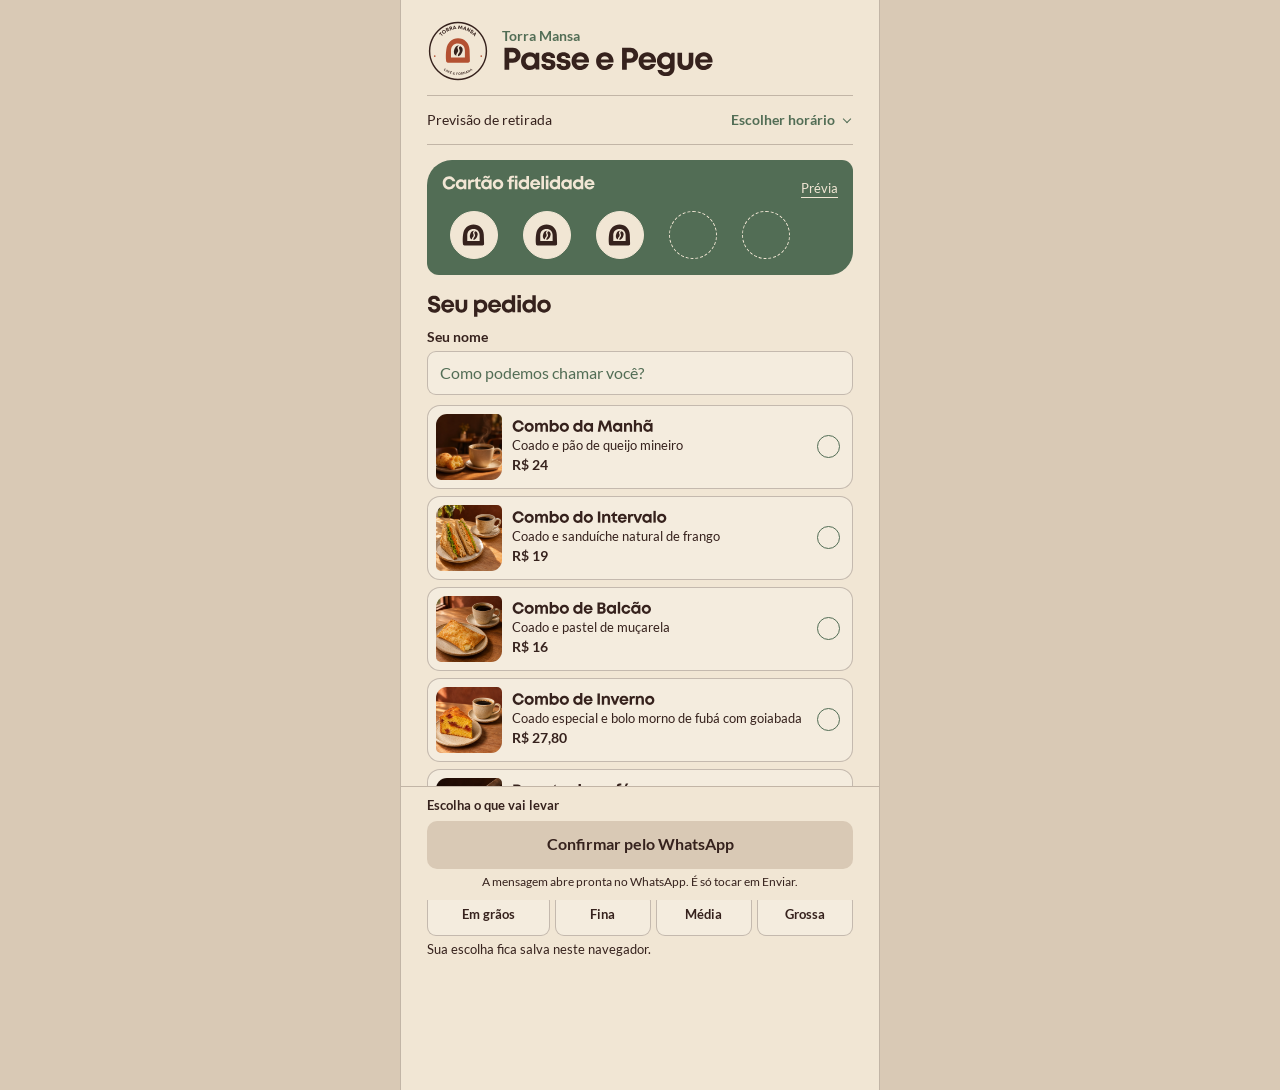
<file: app/index.html>
<!doctype html>
<html lang="pt-BR">
<head>
  <meta charset="utf-8">
  <meta name="viewport" content="width=device-width, initial-scale=1, viewport-fit=cover">
  <meta name="theme-color" content="#F1E6D4">
  <meta name="description" content="Passe e Pegue, retirada rápida da Torra Mansa Café & Fornada.">
  <title>Passe e Pegue · Torra Mansa</title>
  <link rel="icon" href="../assets/selo.svg" type="image/svg+xml">
  <link rel="stylesheet" href="estilo.css">
  <script src="app.js" defer></script>
</head>
<body>
  <div class="app">
    <header class="cabecalho">
      <div class="marca">
        <img src="../assets/selo.svg" alt="Selo da Torra Mansa Café &amp; Fornada" width="62" height="62">
        <div>
          <p>Torra Mansa</p>
          <h1><span class="mont-leitura">Passe e Pegue</span><span class="mont-linhas" aria-hidden="true"><svg class="mont-desenho" aria-hidden="true" focusable="false" width="6786" height="1000" viewBox="0 0 6786 1000"><g transform="translate(0 790)" fill="currentColor"><path transform="translate(0 0)" d="M349.4499969482422 -700.0H80.08999633789062V0.0H231.5399932861328V-218.5399932861328H349.4499969482422C490.0 -218.5399932861328 596.5399932861328 -321.2699890136719 596.5399932861328 -459.2699890136719C596.5399932861328 -597.4499816894531 489.8199920654297 -699.9999847412109 349.4499969482422 -699.9999847412109ZM342.8199920654297 -358.8199920654297H231.5399932861328V-559.7199859619141H342.8199920654297C402.9099884033203 -559.7199859619141 443.08998107910156 -517.4499816894531 443.08998107910156 -459.2699890136719C443.08998107910156 -401.0899963378906 402.9099884033203 -358.8199920654297 342.8199920654297 -358.8199920654297Z"/><path transform="translate(576 0)" d="M510.9100036621094 -540.8200073242188 495.30999755859375 -489.2200012207031C448.6300048828125 -530.8399963378906 387.2100067138672 -555.2699890136719 317.90000915527344 -555.2699890136719C155.45001220703125 -555.2699890136719 34.6300048828125 -433.62998962402344 34.6300048828125 -270.8099822998047C34.6300048828125 -107.3599853515625 155.45001220703125 15.280014038085938 317.90000915527344 15.280014038085938C386.02000427246094 15.280014038085938 446.52000427246094 -8.519989013671875 492.88999938964844 -49.1199951171875L505.44000244140625 -0.80999755859375H619.8899993896484V-540.8099975585938ZM329.8000030517578 -122.80999755859375C244.97999572753906 -122.80999755859375 182.6199951171875 -186.1699981689453 182.6199951171875 -270.80999755859375C182.6199951171875 -355.4499969482422 244.97999572753906 -418.80999755859375 329.8000030517578 -418.80999755859375C414.62001037597656 -418.80999755859375 476.8000030517578 -355.6300048828125 476.8000030517578 -270.80999755859375C476.8000030517578 -185.989990234375 414.62001037597656 -122.80999755859375 329.8000030517578 -122.80999755859375Z"/><path transform="translate(1226 0)" d="M261.9100036621094 15.270004272460938C398.27000427246094 15.270004272460938 488.36000061035156 -56.459991455078125 488.36000061035156 -166.63998413085938C488.36000061035156 -298.1899871826172 375.8999938964844 -316.8299865722656 287.80999755859375 -332.6499938964844C231.72000122070312 -342.8299865722656 185.6300048828125 -351.1899871826172 185.6300048828125 -387.1899871826172C185.6300048828125 -418.09999084472656 212.45001220703125 -438.9199981689453 257.90000915527344 -438.9199981689453C308.8100128173828 -438.9199981689453 338.90000915527344 -417.74000549316406 339.45001220703125 -374.8300018310547H478.00001525878906C477.45001220703125 -482.74000549316406 391.90000915527344 -555.2900085449219 261.5400085449219 -555.2900085449219C131.1800079345703 -555.2900085449219 44.27000427246094 -484.74000549316406 44.27000427246094 -382.5600128173828C44.27000427246094 -255.29000854492188 154.0 -232.20001220703125 240.27000427246094 -217.8400115966797C297.36000061035156 -208.30001831054688 344.1800079345703 -197.12002563476562 344.1800079345703 -160.21002197265625C344.1800079345703 -124.12002563476562 307.9100036621094 -105.76002502441406 267.37001037597656 -105.76002502441406C215.010009765625 -105.76002502441406 178.19000244140625 -129.76002502441406 177.4600067138672 -177.8500213623047H35.100006103515625C35.83000183105469 -62.120025634765625 126.3800048828125 15.239974975585938 261.9199981689453 15.239974975585938Z"/><path transform="translate(1711 0)" d="M261.9100036621094 15.270004272460938C398.27000427246094 15.270004272460938 488.36000061035156 -56.459991455078125 488.36000061035156 -166.63998413085938C488.36000061035156 -298.1899871826172 375.8999938964844 -316.8299865722656 287.80999755859375 -332.6499938964844C231.72000122070312 -342.8299865722656 185.6300048828125 -351.1899871826172 185.6300048828125 -387.1899871826172C185.6300048828125 -418.09999084472656 212.45001220703125 -438.9199981689453 257.90000915527344 -438.9199981689453C308.8100128173828 -438.9199981689453 338.90000915527344 -417.74000549316406 339.45001220703125 -374.8300018310547H478.00001525878906C477.45001220703125 -482.74000549316406 391.90000915527344 -555.2900085449219 261.5400085449219 -555.2900085449219C131.1800079345703 -555.2900085449219 44.27000427246094 -484.74000549316406 44.27000427246094 -382.5600128173828C44.27000427246094 -255.29000854492188 154.0 -232.20001220703125 240.27000427246094 -217.8400115966797C297.36000061035156 -208.30001831054688 344.1800079345703 -197.12002563476562 344.1800079345703 -160.21002197265625C344.1800079345703 -124.12002563476562 307.9100036621094 -105.76002502441406 267.37001037597656 -105.76002502441406C215.010009765625 -105.76002502441406 178.19000244140625 -129.76002502441406 177.4600067138672 -177.8500213623047H35.100006103515625C35.83000183105469 -62.120025634765625 126.3800048828125 15.239974975585938 261.9199981689453 15.239974975585938Z"/><path transform="translate(2196 0)" d="M594.2700042724609 -271.9100036621094C594.2700042724609 -427.4600067138672 480.5400085449219 -555.2800140380859 314.7200012207031 -555.2800140380859C154.4499969482422 -555.2800140380859 34.62998962402344 -432.6400146484375 34.62998962402344 -270.00001525878906C34.62998962402344 -108.18000793457031 155.26998901367188 15.269989013671875 314.71998596191406 15.269989013671875C440.0799865722656 15.269989013671875 543.4399871826172 -59.730010986328125 582.7099914550781 -177.4600067138672H429.25999450683594C407.0800018310547 -138.82000732421875 365.44000244140625 -114.82000732421875 314.7100067138672 -114.82000732421875C243.88999938964844 -114.82000732421875 195.44000244140625 -155.40000915527344 182.75 -229.10000610351562H591.4400024414062C593.260009765625 -243.37001037597656 594.260009765625 -257.6400146484375 594.260009765625 -271.91001892089844ZM314.7100067138672 -430.6400146484375C380.2300109863281 -430.6400146484375 427.6400146484375 -394.8400115966797 448.28001403808594 -328.82000732421875H186.6000213623047C203.56002807617188 -392.7300109863281 249.71002197265625 -430.6400146484375 314.71002197265625 -430.6400146484375Z"/><path transform="translate(2983 0)" d="M594.2700042724609 -271.9100036621094C594.2700042724609 -427.4600067138672 480.5400085449219 -555.2800140380859 314.7200012207031 -555.2800140380859C154.4499969482422 -555.2800140380859 34.62998962402344 -432.6400146484375 34.62998962402344 -270.00001525878906C34.62998962402344 -108.18000793457031 155.26998901367188 15.269989013671875 314.71998596191406 15.269989013671875C440.0799865722656 15.269989013671875 543.4399871826172 -59.730010986328125 582.7099914550781 -177.4600067138672H429.25999450683594C407.0800018310547 -138.82000732421875 365.44000244140625 -114.82000732421875 314.7100067138672 -114.82000732421875C243.88999938964844 -114.82000732421875 195.44000244140625 -155.40000915527344 182.75 -229.10000610351562H591.4400024414062C593.260009765625 -243.37001037597656 594.260009765625 -257.6400146484375 594.260009765625 -271.91001892089844ZM314.7100067138672 -430.6400146484375C380.2300109863281 -430.6400146484375 427.6400146484375 -394.8400115966797 448.28001403808594 -328.82000732421875H186.6000213623047C203.56002807617188 -392.7300109863281 249.71002197265625 -430.6400146484375 314.71002197265625 -430.6400146484375Z"/><path transform="translate(3770 0)" d="M349.4499969482422 -700.0H80.08999633789062V0.0H231.5399932861328V-218.5399932861328H349.4499969482422C490.0 -218.5399932861328 596.5399932861328 -321.2699890136719 596.5399932861328 -459.2699890136719C596.5399932861328 -597.4499816894531 489.8199920654297 -699.9999847412109 349.4499969482422 -699.9999847412109ZM342.8199920654297 -358.8199920654297H231.5399932861328V-559.7199859619141H342.8199920654297C402.9099884033203 -559.7199859619141 443.08998107910156 -517.4499816894531 443.08998107910156 -459.2699890136719C443.08998107910156 -401.0899963378906 402.9099884033203 -358.8199920654297 342.8199920654297 -358.8199920654297Z"/><path transform="translate(4346 0)" d="M594.2700042724609 -271.9100036621094C594.2700042724609 -427.4600067138672 480.5400085449219 -555.2800140380859 314.7200012207031 -555.2800140380859C154.4499969482422 -555.2800140380859 34.62998962402344 -432.6400146484375 34.62998962402344 -270.00001525878906C34.62998962402344 -108.18000793457031 155.26998901367188 15.269989013671875 314.71998596191406 15.269989013671875C440.0799865722656 15.269989013671875 543.4399871826172 -59.730010986328125 582.7099914550781 -177.4600067138672H429.25999450683594C407.0800018310547 -138.82000732421875 365.44000244140625 -114.82000732421875 314.7100067138672 -114.82000732421875C243.88999938964844 -114.82000732421875 195.44000244140625 -155.40000915527344 182.75 -229.10000610351562H591.4400024414062C593.260009765625 -243.37001037597656 594.260009765625 -257.6400146484375 594.260009765625 -271.91001892089844ZM314.7100067138672 -430.6400146484375C380.2300109863281 -430.6400146484375 427.6400146484375 -394.8400115966797 448.28001403808594 -328.82000732421875H186.6000213623047C203.56002807617188 -392.7300109863281 249.71002197265625 -430.6400146484375 314.71002197265625 -430.6400146484375Z"/><path transform="translate(4934 0)" d="M506.0899963378906 -540.0 482.5500030517578 -486.38999938964844C435.9300079345703 -529.4600067138672 373.45001220703125 -555.2700042724609 303.0900115966797 -555.2700042724609C152.27000427246094 -555.2700042724609 34.6300048828125 -435.0 34.6300048828125 -284.0C34.6300048828125 -132.17999267578125 152.27000427246094 -13.719985961914062 303.0900115966797 -13.719985961914062C361.53001403808594 -13.719985961914062 414.4900207519531 -31.339981079101562 457.4500274658203 -61.79998779296875V-41.71998596191406C457.4500274658203 37.28001403808594 396.09002685546875 85.010009765625 322.3600311279297 85.010009765625C268.4500274658203 85.010009765625 211.27003479003906 60.28001403808594 194.81002807617188 11.6400146484375H49.630035400390625C74.5400390625 135.00001525878906 178.5400390625 209.91001892089844 324.81004333496094 209.91001892089844C495.5400390625 209.91001892089844 600.6300354003906 106.37002563476562 600.6300354003906 -62.719970703125V-539.9899749755859ZM320.4500427246094 -144.25997924804688C240.0000457763672 -144.25997924804688 182.64004516601562 -203.25997924804688 182.64004516601562 -283.98997497558594C182.64004516601562 -364.07997131347656 240.82003784179688 -423.07997131347656 320.4600372314453 -423.07997131347656C400.9100341796875 -423.07997131347656 458.09002685546875 -364.2599639892578 458.09002685546875 -283.9899597167969C458.09002685546875 -203.0799560546875 400.09002685546875 -144.25994873046875 320.4500274658203 -144.25994873046875Z"/><path transform="translate(5565 0)" d="M316.82000732421875 15.279998779296875C469.5400085449219 15.279998779296875 570.0900115966797 -82.18000793457031 570.0900115966797 -228.00001525878906V-540.0000152587891H424.0900115966797V-244.63002014160156C424.0900115966797 -168.8200225830078 384.45001220703125 -122.00001525878906 316.82000732421875 -122.00001525878906C249.36000061035156 -122.00001525878906 208.72000122070312 -167.8200225830078 208.72000122070312 -244.63002014160156V-540.0000152587891H62.720001220703125V-228.00001525878906C62.720001220703125 -82.18000793457031 164.27000427246094 15.279998779296875 316.82000732421875 15.279998779296875Z"/><path transform="translate(6158 0)" d="M594.2700042724609 -271.9100036621094C594.2700042724609 -427.4600067138672 480.5400085449219 -555.2800140380859 314.7200012207031 -555.2800140380859C154.4499969482422 -555.2800140380859 34.62998962402344 -432.6400146484375 34.62998962402344 -270.00001525878906C34.62998962402344 -108.18000793457031 155.26998901367188 15.269989013671875 314.71998596191406 15.269989013671875C440.0799865722656 15.269989013671875 543.4399871826172 -59.730010986328125 582.7099914550781 -177.4600067138672H429.25999450683594C407.0800018310547 -138.82000732421875 365.44000244140625 -114.82000732421875 314.7100067138672 -114.82000732421875C243.88999938964844 -114.82000732421875 195.44000244140625 -155.40000915527344 182.75 -229.10000610351562H591.4400024414062C593.260009765625 -243.37001037597656 594.260009765625 -257.6400146484375 594.260009765625 -271.91001892089844ZM314.7100067138672 -430.6400146484375C380.2300109863281 -430.6400146484375 427.6400146484375 -394.8400115966797 448.28001403808594 -328.82000732421875H186.6000213623047C203.56002807617188 -392.7300109863281 249.71002197265625 -430.6400146484375 314.71002197265625 -430.6400146484375Z"/></g></svg></span></h1>
        </div>
      </div>

      <details class="retirada">
        <summary>
          <span>Previsão de retirada</span>
          <span class="retirada-valor" id="previsao">Escolher horário</span>
        </summary>
        <div class="horario">
          <label for="horario">Horário desejado</label>
          <input id="horario" type="time" aria-describedby="horario-ajuda">
          <p id="horario-ajuda">A cafeteria confirma o horário pelo WhatsApp.</p>
        </div>
      </details>
    </header>

    <main class="conteudo">
      <section class="fidelidade" aria-labelledby="titulo-fidelidade">
        <div class="fidelidade-cabecalho">
          <h2 id="titulo-fidelidade"><span class="mont-leitura">Cartão fidelidade</span><span class="mont-linhas" aria-hidden="true"><svg class="mont-desenho" aria-hidden="true" focusable="false" width="8507" height="1000" viewBox="0 0 8507 1000"><g transform="translate(0 790)" fill="currentColor"><path transform="translate(0 0)" d="M401.0899963378906 15.089996337890625C574.4499969482422 15.089996337890625 710.3600006103516 -100.63999938964844 742.0 -273.72999572753906H589.3600006103516C564.1800079345703 -185.08999633789062 493.1800079345703 -129.4499969482422 401.0900115966797 -129.4499969482422C282.6300048828125 -129.4499969482422 193.0900115966797 -223.27000427246094 193.0900115966797 -349.1800079345703C193.0900115966797 -475.0900115966797 282.6300048828125 -570.5400085449219 401.0900115966797 -570.5400085449219C489.3600158691406 -570.5400085449219 559.3600158691406 -518.9000091552734 588.0000152587891 -436.260009765625H739.8200225830078C707.3700256347656 -602.3500061035156 571.4600219726562 -715.0800018310547 401.1000213623047 -715.0800018310547C195.55001831054688 -715.0800018310547 39.6400146484375 -557.5299987792969 39.6400146484375 -349.1699981689453C39.6400146484375 -142.44000244140625 195.55001831054688 15.110000610351562 401.1000213623047 15.110000610351562Z"/><path transform="translate(731 0)" d="M510.9100036621094 -540.8200073242188 495.30999755859375 -489.2200012207031C448.6300048828125 -530.8399963378906 387.2100067138672 -555.2699890136719 317.90000915527344 -555.2699890136719C155.45001220703125 -555.2699890136719 34.6300048828125 -433.62998962402344 34.6300048828125 -270.8099822998047C34.6300048828125 -107.3599853515625 155.45001220703125 15.280014038085938 317.90000915527344 15.280014038085938C386.02000427246094 15.280014038085938 446.52000427246094 -8.519989013671875 492.88999938964844 -49.1199951171875L505.44000244140625 -0.80999755859375H619.8899993896484V-540.8099975585938ZM329.8000030517578 -122.80999755859375C244.97999572753906 -122.80999755859375 182.6199951171875 -186.1699981689453 182.6199951171875 -270.80999755859375C182.6199951171875 -355.4499969482422 244.97999572753906 -418.80999755859375 329.8000030517578 -418.80999755859375C414.62001037597656 -418.80999755859375 476.8000030517578 -355.6300048828125 476.8000030517578 -270.80999755859375C476.8000030517578 -185.989990234375 414.62001037597656 -122.80999755859375 329.8000030517578 -122.80999755859375Z"/><path transform="translate(1381 0)" d="M346.27000427246094 -543.0C276.9100036621094 -543.0 228.12001037597656 -521.5899963378906 189.67001342773438 -473.8399963378906L163.7200164794922 -540.0H70.09001159667969V0.0H216.0900115966797V-280.5399932861328C216.0900115966797 -368.8199920654297 248.6300048828125 -405.2699890136719 330.9100036621094 -405.2699890136719H394.27000427246094V-542.9999847412109Z"/><path transform="translate(1752 0)" d="M334.0899963378906 -130.0C280.9100036621094 -130.0 250.91000366210938 -160.0 250.91000366210938 -212.17999267578125V-422.62998962402344H397.4499969482422V-539.9999847412109H248.4499969482422V-680.9099884033203H220.5399932861328L7.269989013671875 -454.17999267578125V-422.62998962402344H104.90998840332031V-192.8199920654297C104.90998840332031 -72.99998474121094 177.9099884033203 1.52587890625e-05 296.71998596191406 1.52587890625e-05H400.4499816894531V-129.99998474121094Z"/><path transform="translate(2137 0)" d="M236.17999267578125 -611.7299957275391C236.17999267578125 -635.4599914550781 252.71998596191406 -652.0999908447266 271.989990234375 -652.0999908447266C285.4399871826172 -652.0999908447266 299.4399871826172 -643.0099945068359 316.4399871826172 -632.9199981689453C340.8899841308594 -618.4700012207031 369.5299835205078 -599.1999969482422 410.16998291015625 -599.1999969482422C480.989990234375 -599.1999969482422 524.7199859619141 -651.2899932861328 524.7199859619141 -735.1100006103516V-746.1100006103516H443.989990234375V-737.1100006103516C443.989990234375 -712.3800048828125 429.4399871826172 -695.7400054931641 408.34999084472656 -695.7400054931641C389.8899841308594 -695.7400054931641 374.7099914550781 -705.8300018310547 358.5299987792969 -717.9199981689453C336.7099914550781 -734.0099945068359 311.0699920654297 -750.4700012207031 270.97999572753906 -750.4700012207031C198.33999633789062 -750.4700012207031 155.61000061035156 -697.5599975585938 155.61000061035156 -614.5599975585938V-604.0200042724609H236.16000366210938ZM510.88999938964844 -540.8400115966797 495.2899932861328 -489.24000549316406C448.61000061035156 -530.8600006103516 387.19000244140625 -555.2899932861328 317.8800048828125 -555.2899932861328C155.4300079345703 -555.2899932861328 34.61000061035156 -433.6499938964844 34.61000061035156 -270.8299865722656C34.61000061035156 -107.37998962402344 155.4300079345703 15.260009765625 317.8800048828125 15.260009765625C386.0 15.260009765625 446.5 -8.539993286132812 492.8699951171875 -49.13999938964844L505.4199981689453 -0.8300018310546875H619.8699951171875V-540.8300018310547ZM329.7799987792969 -122.83000183105469C244.95999145507812 -122.83000183105469 182.59999084472656 -186.19000244140625 182.59999084472656 -270.8300018310547C182.59999084472656 -355.4700012207031 244.95999145507812 -418.8300018310547 329.7799987792969 -418.8300018310547C414.6000061035156 -418.8300018310547 476.7799987792969 -355.65000915527344 476.7799987792969 -270.8300018310547C476.7799987792969 -186.00999450683594 414.6000061035156 -122.83000183105469 329.7799987792969 -122.83000183105469Z"/><path transform="translate(2787 0)" d="M326.5500030517578 15.270004272460938C493.0 15.270004272460938 618.4600067138672 -107.17999267578125 618.4600067138672 -270.0C618.4600067138672 -433.63999938964844 493.0 -555.2799987792969 326.5500030517578 -555.2799987792969C159.27999877929688 -555.2799987792969 34.63999938964844 -433.8199920654297 34.63999938964844 -269.99998474121094C34.63999938964844 -107.17997741699219 159.27999877929688 15.27001953125 326.5500030517578 15.27001953125ZM326.5500030517578 -121.99998474121094C242.37001037597656 -121.99998474121094 182.6400146484375 -182.53997802734375 182.6400146484375 -269.99998474121094C182.6400146484375 -357.4499816894531 242.37001037597656 -417.99998474121094 326.5500030517578 -417.99998474121094C410.72999572753906 -417.99998474121094 470.4599914550781 -357.4499816894531 470.4599914550781 -269.99998474121094C470.4599914550781 -182.53997802734375 410.72999572753906 -121.99998474121094 326.5500030517578 -121.99998474121094Z"/><path transform="translate(3599 0)" d="M400.72999572753906 -532.7299957275391H261.0899963378906V-578.0C261.0899963378906 -616.4600067138672 281.9100036621094 -636.2800140380859 320.37001037597656 -636.2800140380859H399.7300109863281V-751.1900177001953H291.0900115966797C177.6400146484375 -751.1900177001953 119.73001098632812 -685.0100250244141 119.73001098632812 -581.6500244140625V-532.7400207519531H25.370010375976562V-412.38002014160156H118.92001342773438V-0.02001953125H264.9200134277344V-412.38002014160156H400.7400207519531Z"/><path transform="translate(3974 0)" d="M70.36000061035156 -612.0H215.80999755859375V-747.7299957275391H70.36000061035156ZM70.08999633789062 0.0H216.08999633789062V-540.0H70.08999633789062Z"/><path transform="translate(4220 0)" d="M466.72999572753906 -734.6399993896484V-510.5399932861328C424.94000244140625 -539.0699920654297 374.32000732421875 -555.2699890136719 318.5500030517578 -555.2699890136719C154.72999572753906 -555.2699890136719 34.63999938964844 -433.62998962402344 34.63999938964844 -269.989990234375C34.63999938964844 -106.52998352050781 154.72999572753906 16.110015869140625 318.5500030517578 16.110015869140625C384.0 16.110015869140625 442.3500061035156 -6.389984130859375 487.6700134277344 -44.959991455078125L504.91001892089844 0.010009765625H612.7300262451172V-734.6299896240234ZM330.46002197265625 -121.989990234375C245.6400146484375 -121.989990234375 183.46002197265625 -185.16998291015625 183.46002197265625 -269.989990234375C183.46002197265625 -354.80999755859375 245.6400146484375 -417.989990234375 330.46002197265625 -417.989990234375C415.280029296875 -417.989990234375 477.64002990722656 -354.62998962402344 477.64002990722656 -269.989990234375C477.64002990722656 -185.5299835205078 415.280029296875 -121.989990234375 330.46002197265625 -121.989990234375Z"/><path transform="translate(4863 0)" d="M594.2700042724609 -271.9100036621094C594.2700042724609 -427.4600067138672 480.5400085449219 -555.2800140380859 314.7200012207031 -555.2800140380859C154.4499969482422 -555.2800140380859 34.62998962402344 -432.6400146484375 34.62998962402344 -270.00001525878906C34.62998962402344 -108.18000793457031 155.26998901367188 15.269989013671875 314.71998596191406 15.269989013671875C440.0799865722656 15.269989013671875 543.4399871826172 -59.730010986328125 582.7099914550781 -177.4600067138672H429.25999450683594C407.0800018310547 -138.82000732421875 365.44000244140625 -114.82000732421875 314.7100067138672 -114.82000732421875C243.88999938964844 -114.82000732421875 195.44000244140625 -155.40000915527344 182.75 -229.10000610351562H591.4400024414062C593.260009765625 -243.37001037597656 594.260009765625 -257.6400146484375 594.260009765625 -271.91001892089844ZM314.7100067138672 -430.6400146484375C380.2300109863281 -430.6400146484375 427.6400146484375 -394.8400115966797 448.28001403808594 -328.82000732421875H186.6000213623047C203.56002807617188 -392.7300109863281 249.71002197265625 -430.6400146484375 314.71002197265625 -430.6400146484375Z"/><path transform="translate(5451 0)" d="M70.08999633789062 0.0H216.08999633789062V-734.6300048828125H70.08999633789062Z"/><path transform="translate(5697 0)" d="M70.36000061035156 -612.0H215.80999755859375V-747.7299957275391H70.36000061035156ZM70.08999633789062 0.0H216.08999633789062V-540.0H70.08999633789062Z"/><path transform="translate(5943 0)" d="M466.72999572753906 -734.6399993896484V-510.5399932861328C424.94000244140625 -539.0699920654297 374.32000732421875 -555.2699890136719 318.5500030517578 -555.2699890136719C154.72999572753906 -555.2699890136719 34.63999938964844 -433.62998962402344 34.63999938964844 -269.989990234375C34.63999938964844 -106.52998352050781 154.72999572753906 16.110015869140625 318.5500030517578 16.110015869140625C384.0 16.110015869140625 442.3500061035156 -6.389984130859375 487.6700134277344 -44.959991455078125L504.91001892089844 0.010009765625H612.7300262451172V-734.6299896240234ZM330.46002197265625 -121.989990234375C245.6400146484375 -121.989990234375 183.46002197265625 -185.16998291015625 183.46002197265625 -269.989990234375C183.46002197265625 -354.80999755859375 245.6400146484375 -417.989990234375 330.46002197265625 -417.989990234375C415.280029296875 -417.989990234375 477.64002990722656 -354.62998962402344 477.64002990722656 -269.989990234375C477.64002990722656 -185.5299835205078 415.280029296875 -121.989990234375 330.46002197265625 -121.989990234375Z"/><path transform="translate(6586 0)" d="M510.9100036621094 -540.8200073242188 495.30999755859375 -489.2200012207031C448.6300048828125 -530.8399963378906 387.2100067138672 -555.2699890136719 317.90000915527344 -555.2699890136719C155.45001220703125 -555.2699890136719 34.6300048828125 -433.62998962402344 34.6300048828125 -270.8099822998047C34.6300048828125 -107.3599853515625 155.45001220703125 15.280014038085938 317.90000915527344 15.280014038085938C386.02000427246094 15.280014038085938 446.52000427246094 -8.519989013671875 492.88999938964844 -49.1199951171875L505.44000244140625 -0.80999755859375H619.8899993896484V-540.8099975585938ZM329.8000030517578 -122.80999755859375C244.97999572753906 -122.80999755859375 182.6199951171875 -186.1699981689453 182.6199951171875 -270.80999755859375C182.6199951171875 -355.4499969482422 244.97999572753906 -418.80999755859375 329.8000030517578 -418.80999755859375C414.62001037597656 -418.80999755859375 476.8000030517578 -355.6300048828125 476.8000030517578 -270.80999755859375C476.8000030517578 -185.989990234375 414.62001037597656 -122.80999755859375 329.8000030517578 -122.80999755859375Z"/><path transform="translate(7236 0)" d="M466.72999572753906 -734.6399993896484V-510.5399932861328C424.94000244140625 -539.0699920654297 374.32000732421875 -555.2699890136719 318.5500030517578 -555.2699890136719C154.72999572753906 -555.2699890136719 34.63999938964844 -433.62998962402344 34.63999938964844 -269.989990234375C34.63999938964844 -106.52998352050781 154.72999572753906 16.110015869140625 318.5500030517578 16.110015869140625C384.0 16.110015869140625 442.3500061035156 -6.389984130859375 487.6700134277344 -44.959991455078125L504.91001892089844 0.010009765625H612.7300262451172V-734.6299896240234ZM330.46002197265625 -121.989990234375C245.6400146484375 -121.989990234375 183.46002197265625 -185.16998291015625 183.46002197265625 -269.989990234375C183.46002197265625 -354.80999755859375 245.6400146484375 -417.989990234375 330.46002197265625 -417.989990234375C415.280029296875 -417.989990234375 477.64002990722656 -354.62998962402344 477.64002990722656 -269.989990234375C477.64002990722656 -185.5299835205078 415.280029296875 -121.989990234375 330.46002197265625 -121.989990234375Z"/><path transform="translate(7879 0)" d="M594.2700042724609 -271.9100036621094C594.2700042724609 -427.4600067138672 480.5400085449219 -555.2800140380859 314.7200012207031 -555.2800140380859C154.4499969482422 -555.2800140380859 34.62998962402344 -432.6400146484375 34.62998962402344 -270.00001525878906C34.62998962402344 -108.18000793457031 155.26998901367188 15.269989013671875 314.71998596191406 15.269989013671875C440.0799865722656 15.269989013671875 543.4399871826172 -59.730010986328125 582.7099914550781 -177.4600067138672H429.25999450683594C407.0800018310547 -138.82000732421875 365.44000244140625 -114.82000732421875 314.7100067138672 -114.82000732421875C243.88999938964844 -114.82000732421875 195.44000244140625 -155.40000915527344 182.75 -229.10000610351562H591.4400024414062C593.260009765625 -243.37001037597656 594.260009765625 -257.6400146484375 594.260009765625 -271.91001892089844ZM314.7100067138672 -430.6400146484375C380.2300109863281 -430.6400146484375 427.6400146484375 -394.8400115966797 448.28001403808594 -328.82000732421875H186.6000213623047C203.56002807617188 -392.7300109863281 249.71002197265625 -430.6400146484375 314.71002197265625 -430.6400146484375Z"/></g></svg></span></h2>
          <span>Prévia</span>
        </div>
        <div class="selos" role="img" aria-label="Prévia do cartão com três selos preenchidos e espaços para novos selos">
          <span class="carimbo preenchido"><img src="assets/carimbo.svg" width="24" height="24" alt=""></span>
          <span class="carimbo preenchido"><img src="assets/carimbo.svg" width="24" height="24" alt=""></span>
          <span class="carimbo preenchido"><img src="assets/carimbo.svg" width="24" height="24" alt=""></span>
          <span class="carimbo"></span>
          <span class="carimbo"></span>
        </div>
      </section>

      <form id="pedido" aria-labelledby="titulo-pedido" novalidate>
        <h2 id="titulo-pedido"><span class="mont-leitura">Seu pedido</span><span class="mont-linhas" aria-hidden="true"><svg class="mont-desenho" aria-hidden="true" focusable="false" width="5374" height="1000" viewBox="0 0 5374 1000"><g transform="translate(0 790)" fill="currentColor"><path transform="translate(0 0)" d="M312.36000061035156 13.910003662109375C457.27000427246094 13.910003662109375 577.7200012207031 -59.44999694824219 577.7200012207031 -210.62998962402344C577.7200012207031 -367.4499969482422 443.7200012207031 -400.7200012207031 337.0 -427.7200012207031C262.9100036621094 -445.4499969482422 202.08999633789062 -460.36000061035156 202.08999633789062 -509.6300048828125C202.08999633789062 -555.4500122070312 251.8199920654297 -576.27001953125 300.9099884033203 -576.27001953125C357.5399932861328 -576.27001953125 407.2699890136719 -548.0000152587891 407.2699890136719 -487.7200164794922H556.9099884033203C556.9099884033203 -627.1800231933594 465.4499816894531 -713.0900268554688 304.53997802734375 -713.0900268554688C149.53997802734375 -713.0900268554688 50.629974365234375 -637.4500274658203 50.629974365234375 -503.1800231933594C50.629974365234375 -352.3600158691406 178.81997680664062 -321.7200164794922 284.35997009277344 -295.7200164794922C360.2699737548828 -278.00001525878906 424.08998107910156 -263.0900115966797 424.08998107910156 -208.82000732421875C424.08998107910156 -156.6300048828125 368.3599853515625 -126.54000854492188 311.3599853515625 -126.54000854492188C249.44998168945312 -126.54000854492188 193.53997802734375 -159.1800079345703 193.53997802734375 -226.82000732421875H40.90997314453125C40.90997314453125 -76.36000061035156 151.62997436523438 13.910003662109375 312.35997009277344 13.910003662109375Z"/><path transform="translate(579 0)" d="M594.2700042724609 -271.9100036621094C594.2700042724609 -427.4600067138672 480.5400085449219 -555.2800140380859 314.7200012207031 -555.2800140380859C154.4499969482422 -555.2800140380859 34.62998962402344 -432.6400146484375 34.62998962402344 -270.00001525878906C34.62998962402344 -108.18000793457031 155.26998901367188 15.269989013671875 314.71998596191406 15.269989013671875C440.0799865722656 15.269989013671875 543.4399871826172 -59.730010986328125 582.7099914550781 -177.4600067138672H429.25999450683594C407.0800018310547 -138.82000732421875 365.44000244140625 -114.82000732421875 314.7100067138672 -114.82000732421875C243.88999938964844 -114.82000732421875 195.44000244140625 -155.40000915527344 182.75 -229.10000610351562H591.4400024414062C593.260009765625 -243.37001037597656 594.260009765625 -257.6400146484375 594.260009765625 -271.91001892089844ZM314.7100067138672 -430.6400146484375C380.2300109863281 -430.6400146484375 427.6400146484375 -394.8400115966797 448.28001403808594 -328.82000732421875H186.6000213623047C203.56002807617188 -392.7300109863281 249.71002197265625 -430.6400146484375 314.71002197265625 -430.6400146484375Z"/><path transform="translate(1167 0)" d="M316.82000732421875 15.279998779296875C469.5400085449219 15.279998779296875 570.0900115966797 -82.18000793457031 570.0900115966797 -228.00001525878906V-540.0000152587891H424.0900115966797V-244.63002014160156C424.0900115966797 -168.8200225830078 384.45001220703125 -122.00001525878906 316.82000732421875 -122.00001525878906C249.36000061035156 -122.00001525878906 208.72000122070312 -167.8200225830078 208.72000122070312 -244.63002014160156V-540.0000152587891H62.720001220703125V-228.00001525878906C62.720001220703125 -82.18000793457031 164.27000427246094 15.279998779296875 316.82000732421875 15.279998779296875Z"/><path transform="translate(1959 0)" d="M364.63999938964844 -555.2700042724609C297.2799987792969 -555.2700042724609 237.41000366210938 -531.5299987792969 191.55999755859375 -490.9100036621094L166.6300048828125 -540.0H70.08000183105469V194.63999938964844H216.0800018310547V-29.3699951171875C257.94000244140625 -0.4099884033203125 308.6999969482422 16.090011596679688 364.6199951171875 16.090011596679688C527.2599945068359 16.090011596679688 647.5299987792969 -106.54998779296875 647.5299987792969 -270.00999450683594C647.5299987792969 -433.6499938964844 527.2599945068359 -555.2899932861328 364.6199951171875 -555.2899932861328ZM352.7099914550781 -122.01998901367188C267.8899841308594 -122.01998901367188 205.5299835205078 -185.37998962402344 205.5299835205078 -270.0199890136719C205.5299835205078 -354.6599884033203 267.8899841308594 -418.0199890136719 352.7099914550781 -418.0199890136719C437.5299987792969 -418.0199890136719 499.7099914550781 -354.8399963378906 499.7099914550781 -270.0199890136719C499.7099914550781 -185.19998168945312 437.5299987792969 -122.01998901367188 352.7099914550781 -122.01998901367188Z"/><path transform="translate(2601 0)" d="M594.2700042724609 -271.9100036621094C594.2700042724609 -427.4600067138672 480.5400085449219 -555.2800140380859 314.7200012207031 -555.2800140380859C154.4499969482422 -555.2800140380859 34.62998962402344 -432.6400146484375 34.62998962402344 -270.00001525878906C34.62998962402344 -108.18000793457031 155.26998901367188 15.269989013671875 314.71998596191406 15.269989013671875C440.0799865722656 15.269989013671875 543.4399871826172 -59.730010986328125 582.7099914550781 -177.4600067138672H429.25999450683594C407.0800018310547 -138.82000732421875 365.44000244140625 -114.82000732421875 314.7100067138672 -114.82000732421875C243.88999938964844 -114.82000732421875 195.44000244140625 -155.40000915527344 182.75 -229.10000610351562H591.4400024414062C593.260009765625 -243.37001037597656 594.260009765625 -257.6400146484375 594.260009765625 -271.91001892089844ZM314.7100067138672 -430.6400146484375C380.2300109863281 -430.6400146484375 427.6400146484375 -394.8400115966797 448.28001403808594 -328.82000732421875H186.6000213623047C203.56002807617188 -392.7300109863281 249.71002197265625 -430.6400146484375 314.71002197265625 -430.6400146484375Z"/><path transform="translate(3189 0)" d="M466.72999572753906 -734.6399993896484V-510.5399932861328C424.94000244140625 -539.0699920654297 374.32000732421875 -555.2699890136719 318.5500030517578 -555.2699890136719C154.72999572753906 -555.2699890136719 34.63999938964844 -433.62998962402344 34.63999938964844 -269.989990234375C34.63999938964844 -106.52998352050781 154.72999572753906 16.110015869140625 318.5500030517578 16.110015869140625C384.0 16.110015869140625 442.3500061035156 -6.389984130859375 487.6700134277344 -44.959991455078125L504.91001892089844 0.010009765625H612.7300262451172V-734.6299896240234ZM330.46002197265625 -121.989990234375C245.6400146484375 -121.989990234375 183.46002197265625 -185.16998291015625 183.46002197265625 -269.989990234375C183.46002197265625 -354.80999755859375 245.6400146484375 -417.989990234375 330.46002197265625 -417.989990234375C415.280029296875 -417.989990234375 477.64002990722656 -354.62998962402344 477.64002990722656 -269.989990234375C477.64002990722656 -185.5299835205078 415.280029296875 -121.989990234375 330.46002197265625 -121.989990234375Z"/><path transform="translate(3832 0)" d="M70.36000061035156 -612.0H215.80999755859375V-747.7299957275391H70.36000061035156ZM70.08999633789062 0.0H216.08999633789062V-540.0H70.08999633789062Z"/><path transform="translate(4078 0)" d="M466.72999572753906 -734.6399993896484V-510.5399932861328C424.94000244140625 -539.0699920654297 374.32000732421875 -555.2699890136719 318.5500030517578 -555.2699890136719C154.72999572753906 -555.2699890136719 34.63999938964844 -433.62998962402344 34.63999938964844 -269.989990234375C34.63999938964844 -106.52998352050781 154.72999572753906 16.110015869140625 318.5500030517578 16.110015869140625C384.0 16.110015869140625 442.3500061035156 -6.389984130859375 487.6700134277344 -44.959991455078125L504.91001892089844 0.010009765625H612.7300262451172V-734.6299896240234ZM330.46002197265625 -121.989990234375C245.6400146484375 -121.989990234375 183.46002197265625 -185.16998291015625 183.46002197265625 -269.989990234375C183.46002197265625 -354.80999755859375 245.6400146484375 -417.989990234375 330.46002197265625 -417.989990234375C415.280029296875 -417.989990234375 477.64002990722656 -354.62998962402344 477.64002990722656 -269.989990234375C477.64002990722656 -185.5299835205078 415.280029296875 -121.989990234375 330.46002197265625 -121.989990234375Z"/><path transform="translate(4721 0)" d="M326.5500030517578 15.270004272460938C493.0 15.270004272460938 618.4600067138672 -107.17999267578125 618.4600067138672 -270.0C618.4600067138672 -433.63999938964844 493.0 -555.2799987792969 326.5500030517578 -555.2799987792969C159.27999877929688 -555.2799987792969 34.63999938964844 -433.8199920654297 34.63999938964844 -269.99998474121094C34.63999938964844 -107.17997741699219 159.27999877929688 15.27001953125 326.5500030517578 15.27001953125ZM326.5500030517578 -121.99998474121094C242.37001037597656 -121.99998474121094 182.6400146484375 -182.53997802734375 182.6400146484375 -269.99998474121094C182.6400146484375 -357.4499816894531 242.37001037597656 -417.99998474121094 326.5500030517578 -417.99998474121094C410.72999572753906 -417.99998474121094 470.4599914550781 -357.4499816894531 470.4599914550781 -269.99998474121094C470.4599914550781 -182.53997802734375 410.72999572753906 -121.99998474121094 326.5500030517578 -121.99998474121094Z"/></g></svg></span></h2>
        <div class="cliente">
          <label for="cliente">Seu nome</label>
          <input id="cliente" name="cliente" type="text" autocomplete="name" autocapitalize="words"
            maxlength="80" required aria-describedby="cliente-aviso" placeholder="Como podemos chamar você?">
          <p id="cliente-aviso" hidden>Digite seu nome para identificar o pedido.</p>
        </div>
        <label class="item">
          <input type="checkbox" name="produto" value="combo" aria-labelledby="nome-combo" aria-describedby="descricao-combo preco-combo">
          <img class="produto-foto" src="../assets/combo-mobile.webp" alt="" width="66" height="66">
          <span class="produto-texto">
            <strong id="nome-combo"><span class="mont-leitura">Combo da Manhã</span><span class="mont-linhas" aria-hidden="true"><svg class="mont-desenho" aria-hidden="true" focusable="false" width="8854" height="1000" viewBox="0 0 8854 1000"><g transform="translate(0 790)" fill="currentColor"><path transform="translate(0 0)" d="M401.0899963378906 15.089996337890625C574.4499969482422 15.089996337890625 710.3600006103516 -100.63999938964844 742.0 -273.72999572753906H589.3600006103516C564.1800079345703 -185.08999633789062 493.1800079345703 -129.4499969482422 401.0900115966797 -129.4499969482422C282.6300048828125 -129.4499969482422 193.0900115966797 -223.27000427246094 193.0900115966797 -349.1800079345703C193.0900115966797 -475.0900115966797 282.6300048828125 -570.5400085449219 401.0900115966797 -570.5400085449219C489.3600158691406 -570.5400085449219 559.3600158691406 -518.9000091552734 588.0000152587891 -436.260009765625H739.8200225830078C707.3700256347656 -602.3500061035156 571.4600219726562 -715.0800018310547 401.1000213623047 -715.0800018310547C195.55001831054688 -715.0800018310547 39.6400146484375 -557.5299987792969 39.6400146484375 -349.1699981689453C39.6400146484375 -142.44000244140625 195.55001831054688 15.110000610351562 401.1000213623047 15.110000610351562Z"/><path transform="translate(746 0)" d="M326.5500030517578 15.270004272460938C493.0 15.270004272460938 618.4600067138672 -107.17999267578125 618.4600067138672 -270.0C618.4600067138672 -433.63999938964844 493.0 -555.2799987792969 326.5500030517578 -555.2799987792969C159.27999877929688 -555.2799987792969 34.63999938964844 -433.8199920654297 34.63999938964844 -269.99998474121094C34.63999938964844 -107.17997741699219 159.27999877929688 15.27001953125 326.5500030517578 15.27001953125ZM326.5500030517578 -121.99998474121094C242.37001037597656 -121.99998474121094 182.6400146484375 -182.53997802734375 182.6400146484375 -269.99998474121094C182.6400146484375 -357.4499816894531 242.37001037597656 -417.99998474121094 326.5500030517578 -417.99998474121094C410.72999572753906 -417.99998474121094 470.4599914550781 -357.4499816894531 470.4599914550781 -269.99998474121094C470.4599914550781 -182.53997802734375 410.72999572753906 -121.99998474121094 326.5500030517578 -121.99998474121094Z"/><path transform="translate(1374 0)" d="M684.4499969482422 -552.8200073242188C615.7299957275391 -552.8200073242188 554.1999969482422 -518.8600006103516 517.3000030517578 -466.4100036621094C485.99000549316406 -520.6900024414062 429.2200012207031 -552.8200073242188 360.5400085449219 -552.8200073242188C296.94000244140625 -552.8200073242188 237.79000854492188 -521.4100036621094 199.4600067138672 -473.0500030517578L172.0900115966797 -540.0H70.09001159667969V0.0H216.0900115966797V-292.0899963378906C216.0900115966797 -376.62998962402344 255.54000854492188 -424.62998962402344 321.5400085449219 -424.62998962402344C373.82000732421875 -424.62998962402344 401.27000427246094 -386.62998962402344 401.27000427246094 -314.5399932861328V0.0H543.6300048828125V-292.0899963378906C543.6300048828125 -376.62998962402344 582.2700042724609 -424.62998962402344 647.4499969482422 -424.62998962402344C700.3600006103516 -424.62998962402344 728.6300048828125 -386.62998962402344 728.6300048828125 -314.5399932861328V0.0H874.6300048828125V-338.6300048828125C874.6300048828125 -465.1800079345703 796.1800079345703 -552.8200073242188 684.4500122070312 -552.8200073242188Z"/><path transform="translate(2287 0)" d="M364.27000427246094 -555.2700042724609C308.36000061035156 -555.2700042724609 257.7899932861328 -539.1600036621094 216.07998657226562 -510.7799987792969V-734.6300048828125H70.07998657226562V0.0099945068359375H177.89999389648438L195.1999969482422 -45.12001037597656C240.41000366210938 -6.9300079345703125 298.6600036621094 15.289993286132812 364.27000427246094 15.289993286132812C528.9100036621094 15.289993286132812 648.1800079345703 -106.53001403808594 648.1800079345703 -269.9900207519531C648.1800079345703 -433.63002014160156 528.9100036621094 -555.27001953125 364.27000427246094 -555.27001953125ZM352.36000061035156 -122.81001281738281C267.5399932861328 -122.81001281738281 205.17999267578125 -186.36001586914062 205.17999267578125 -270.00001525878906C205.17999267578125 -354.6400146484375 267.5399932861328 -418.00001525878906 352.36000061035156 -418.00001525878906C437.1800079345703 -418.00001525878906 499.36000061035156 -354.8200225830078 499.36000061035156 -270.00001525878906C499.36000061035156 -186.00001525878906 437.1800079345703 -122.82002258300781 352.36000061035156 -122.82002258300781Z"/><path transform="translate(2945 0)" d="M326.5500030517578 15.270004272460938C493.0 15.270004272460938 618.4600067138672 -107.17999267578125 618.4600067138672 -270.0C618.4600067138672 -433.63999938964844 493.0 -555.2799987792969 326.5500030517578 -555.2799987792969C159.27999877929688 -555.2799987792969 34.63999938964844 -433.8199920654297 34.63999938964844 -269.99998474121094C34.63999938964844 -107.17997741699219 159.27999877929688 15.27001953125 326.5500030517578 15.27001953125ZM326.5500030517578 -121.99998474121094C242.37001037597656 -121.99998474121094 182.6400146484375 -182.53997802734375 182.6400146484375 -269.99998474121094C182.6400146484375 -357.4499816894531 242.37001037597656 -417.99998474121094 326.5500030517578 -417.99998474121094C410.72999572753906 -417.99998474121094 470.4599914550781 -357.4499816894531 470.4599914550781 -269.99998474121094C470.4599914550781 -182.53997802734375 410.72999572753906 -121.99998474121094 326.5500030517578 -121.99998474121094Z"/><path transform="translate(3787 0)" d="M466.72999572753906 -734.6399993896484V-510.5399932861328C424.94000244140625 -539.0699920654297 374.32000732421875 -555.2699890136719 318.5500030517578 -555.2699890136719C154.72999572753906 -555.2699890136719 34.63999938964844 -433.62998962402344 34.63999938964844 -269.989990234375C34.63999938964844 -106.52998352050781 154.72999572753906 16.110015869140625 318.5500030517578 16.110015869140625C384.0 16.110015869140625 442.3500061035156 -6.389984130859375 487.6700134277344 -44.959991455078125L504.91001892089844 0.010009765625H612.7300262451172V-734.6299896240234ZM330.46002197265625 -121.989990234375C245.6400146484375 -121.989990234375 183.46002197265625 -185.16998291015625 183.46002197265625 -269.989990234375C183.46002197265625 -354.80999755859375 245.6400146484375 -417.989990234375 330.46002197265625 -417.989990234375C415.280029296875 -417.989990234375 477.64002990722656 -354.62998962402344 477.64002990722656 -269.989990234375C477.64002990722656 -185.5299835205078 415.280029296875 -121.989990234375 330.46002197265625 -121.989990234375Z"/><path transform="translate(4445 0)" d="M510.9100036621094 -540.8200073242188 495.30999755859375 -489.2200012207031C448.6300048828125 -530.8399963378906 387.2100067138672 -555.2699890136719 317.90000915527344 -555.2699890136719C155.45001220703125 -555.2699890136719 34.6300048828125 -433.62998962402344 34.6300048828125 -270.8099822998047C34.6300048828125 -107.3599853515625 155.45001220703125 15.280014038085938 317.90000915527344 15.280014038085938C386.02000427246094 15.280014038085938 446.52000427246094 -8.519989013671875 492.88999938964844 -49.1199951171875L505.44000244140625 -0.80999755859375H619.8899993896484V-540.8099975585938ZM329.8000030517578 -122.80999755859375C244.97999572753906 -122.80999755859375 182.6199951171875 -186.1699981689453 182.6199951171875 -270.80999755859375C182.6199951171875 -355.4499969482422 244.97999572753906 -418.80999755859375 329.8000030517578 -418.80999755859375C414.62001037597656 -418.80999755859375 476.8000030517578 -355.6300048828125 476.8000030517578 -270.80999755859375C476.8000030517578 -185.989990234375 414.62001037597656 -122.80999755859375 329.8000030517578 -122.80999755859375Z"/><path transform="translate(5324 0)" d="M937.9100036621094 0.0 829.4499969482422 -700.0H677.3600006103516L487.1300048828125 -270.86000061035156L297.82000732421875 -700.0H146.0900115966797L36.45001220703125 0.0H190.7200164794922L259.91001892089844 -456.7100067138672L468.63002014160156 -1.2700042724609375H505.91001892089844L714.6000213623047 -456.8000030517578L783.6300201416016 0.0Z"/><path transform="translate(6267 0)" d="M510.9100036621094 -540.8200073242188 495.30999755859375 -489.2200012207031C448.6300048828125 -530.8399963378906 387.2100067138672 -555.2699890136719 317.90000915527344 -555.2699890136719C155.45001220703125 -555.2699890136719 34.6300048828125 -433.62998962402344 34.6300048828125 -270.8099822998047C34.6300048828125 -107.3599853515625 155.45001220703125 15.280014038085938 317.90000915527344 15.280014038085938C386.02000427246094 15.280014038085938 446.52000427246094 -8.519989013671875 492.88999938964844 -49.1199951171875L505.44000244140625 -0.80999755859375H619.8899993896484V-540.8099975585938ZM329.8000030517578 -122.80999755859375C244.97999572753906 -122.80999755859375 182.6199951171875 -186.1699981689453 182.6199951171875 -270.80999755859375C182.6199951171875 -355.4499969482422 244.97999572753906 -418.80999755859375 329.8000030517578 -418.80999755859375C414.62001037597656 -418.80999755859375 476.8000030517578 -355.6300048828125 476.8000030517578 -270.80999755859375C476.8000030517578 -185.989990234375 414.62001037597656 -122.80999755859375 329.8000030517578 -122.80999755859375Z"/><path transform="translate(6932 0)" d="M377.6300048828125 -552.8200073242188C304.13999938964844 -552.8200073242188 239.58999633789062 -521.9300079345703 198.72999572753906 -473.25001525878906L170.26998901367188 -540.0000152587891H70.08999633789062V-1.52587890625e-05H216.08999633789062V-283.8200225830078C216.08999633789062 -370.7200164794922 262.0 -424.63002014160156 337.27000427246094 -424.63002014160156C400.4499969482422 -424.63002014160156 431.4499969482422 -385.27001953125 431.4499969482422 -303.63002014160156V-1.52587890625e-05H577.4499969482422V-327.27001953125C577.4499969482422 -464.00001525878906 500.7200012207031 -552.8200225830078 377.6300048828125 -552.8200225830078Z"/><path transform="translate(7548 0)" d="M379.27000427246094 -552.8200073242188C314.7900085449219 -552.8200073242188 257.1000061035156 -528.9200134277344 216.10000610351562 -489.90000915527344V-734.6300048828125H70.10000610351562V0.0H216.10000610351562V-283.82000732421875C216.10000610351562 -371.5400085449219 264.4600067138672 -424.6300048828125 337.28001403808594 -424.6300048828125C402.9200134277344 -424.6300048828125 431.4600067138672 -384.45001220703125 431.4600067138672 -303.6300048828125V0.0H577.4600067138672V-328.0899963378906C577.4600067138672 -465.62998962402344 501.5500030517578 -552.8199920654297 379.2799987792969 -552.8199920654297Z"/><path transform="translate(8164 0)" d="M236.17999267578125 -611.7299957275391C236.17999267578125 -635.4599914550781 252.71998596191406 -652.0999908447266 271.989990234375 -652.0999908447266C285.4399871826172 -652.0999908447266 299.4399871826172 -643.0099945068359 316.4399871826172 -632.9199981689453C340.8899841308594 -618.4700012207031 369.5299835205078 -599.1999969482422 410.16998291015625 -599.1999969482422C480.989990234375 -599.1999969482422 524.7199859619141 -651.2899932861328 524.7199859619141 -735.1100006103516V-746.1100006103516H443.989990234375V-737.1100006103516C443.989990234375 -712.3800048828125 429.4399871826172 -695.7400054931641 408.34999084472656 -695.7400054931641C389.8899841308594 -695.7400054931641 374.7099914550781 -705.8300018310547 358.5299987792969 -717.9199981689453C336.7099914550781 -734.0099945068359 311.0699920654297 -750.4700012207031 270.97999572753906 -750.4700012207031C198.33999633789062 -750.4700012207031 155.61000061035156 -697.5599975585938 155.61000061035156 -614.5599975585938V-604.0200042724609H236.16000366210938ZM510.88999938964844 -540.8400115966797 495.2899932861328 -489.24000549316406C448.61000061035156 -530.8600006103516 387.19000244140625 -555.2899932861328 317.8800048828125 -555.2899932861328C155.4300079345703 -555.2899932861328 34.61000061035156 -433.6499938964844 34.61000061035156 -270.8299865722656C34.61000061035156 -107.37998962402344 155.4300079345703 15.260009765625 317.8800048828125 15.260009765625C386.0 15.260009765625 446.5 -8.539993286132812 492.8699951171875 -49.13999938964844L505.4199981689453 -0.8300018310546875H619.8699951171875V-540.8300018310547ZM329.7799987792969 -122.83000183105469C244.95999145507812 -122.83000183105469 182.59999084472656 -186.19000244140625 182.59999084472656 -270.8300018310547C182.59999084472656 -355.4700012207031 244.95999145507812 -418.8300018310547 329.7799987792969 -418.8300018310547C414.6000061035156 -418.8300018310547 476.7799987792969 -355.65000915527344 476.7799987792969 -270.8300018310547C476.7799987792969 -186.00999450683594 414.6000061035156 -122.83000183105469 329.7799987792969 -122.83000183105469Z"/></g></svg></span></strong>
            <span id="descricao-combo">Coado e pão de queijo mineiro</span>
            <data id="preco-combo" value="2400">R$&nbsp;24</data>
          </span>
          <span class="seletor" aria-hidden="true"></span>
        </label>

        <label class="item">
          <input type="checkbox" name="produto" value="intervalo" aria-labelledby="nome-intervalo" aria-describedby="descricao-intervalo preco-intervalo">
          <img class="produto-foto novo-combo" src="../assets/combo-do-intervalo.webp" alt="" width="66" height="66">
          <span class="produto-texto">
            <strong id="nome-intervalo"><span class="mont-leitura">Combo do Intervalo</span><span class="mont-linhas" aria-hidden="true"><svg class="mont-desenho" aria-hidden="true" focusable="false" width="9683" height="1000" viewBox="0 0 9683 1000"><g transform="translate(0 790)" fill="currentColor"><path transform="translate(0 0)" d="M401.0899963378906 15.089996337890625C574.4499969482422 15.089996337890625 710.3600006103516 -100.63999938964844 742.0 -273.72999572753906H589.3600006103516C564.1800079345703 -185.08999633789062 493.1800079345703 -129.4499969482422 401.0900115966797 -129.4499969482422C282.6300048828125 -129.4499969482422 193.0900115966797 -223.27000427246094 193.0900115966797 -349.1800079345703C193.0900115966797 -475.0900115966797 282.6300048828125 -570.5400085449219 401.0900115966797 -570.5400085449219C489.3600158691406 -570.5400085449219 559.3600158691406 -518.9000091552734 588.0000152587891 -436.260009765625H739.8200225830078C707.3700256347656 -602.3500061035156 571.4600219726562 -715.0800018310547 401.1000213623047 -715.0800018310547C195.55001831054688 -715.0800018310547 39.6400146484375 -557.5299987792969 39.6400146484375 -349.1699981689453C39.6400146484375 -142.44000244140625 195.55001831054688 15.110000610351562 401.1000213623047 15.110000610351562Z"/><path transform="translate(746 0)" d="M326.5500030517578 15.270004272460938C493.0 15.270004272460938 618.4600067138672 -107.17999267578125 618.4600067138672 -270.0C618.4600067138672 -433.63999938964844 493.0 -555.2799987792969 326.5500030517578 -555.2799987792969C159.27999877929688 -555.2799987792969 34.63999938964844 -433.8199920654297 34.63999938964844 -269.99998474121094C34.63999938964844 -107.17997741699219 159.27999877929688 15.27001953125 326.5500030517578 15.27001953125ZM326.5500030517578 -121.99998474121094C242.37001037597656 -121.99998474121094 182.6400146484375 -182.53997802734375 182.6400146484375 -269.99998474121094C182.6400146484375 -357.4499816894531 242.37001037597656 -417.99998474121094 326.5500030517578 -417.99998474121094C410.72999572753906 -417.99998474121094 470.4599914550781 -357.4499816894531 470.4599914550781 -269.99998474121094C470.4599914550781 -182.53997802734375 410.72999572753906 -121.99998474121094 326.5500030517578 -121.99998474121094Z"/><path transform="translate(1374 0)" d="M684.4499969482422 -552.8200073242188C615.7299957275391 -552.8200073242188 554.1999969482422 -518.8600006103516 517.3000030517578 -466.4100036621094C485.99000549316406 -520.6900024414062 429.2200012207031 -552.8200073242188 360.5400085449219 -552.8200073242188C296.94000244140625 -552.8200073242188 237.79000854492188 -521.4100036621094 199.4600067138672 -473.0500030517578L172.0900115966797 -540.0H70.09001159667969V0.0H216.0900115966797V-292.0899963378906C216.0900115966797 -376.62998962402344 255.54000854492188 -424.62998962402344 321.5400085449219 -424.62998962402344C373.82000732421875 -424.62998962402344 401.27000427246094 -386.62998962402344 401.27000427246094 -314.5399932861328V0.0H543.6300048828125V-292.0899963378906C543.6300048828125 -376.62998962402344 582.2700042724609 -424.62998962402344 647.4499969482422 -424.62998962402344C700.3600006103516 -424.62998962402344 728.6300048828125 -386.62998962402344 728.6300048828125 -314.5399932861328V0.0H874.6300048828125V-338.6300048828125C874.6300048828125 -465.1800079345703 796.1800079345703 -552.8200073242188 684.4500122070312 -552.8200073242188Z"/><path transform="translate(2287 0)" d="M364.27000427246094 -555.2700042724609C308.36000061035156 -555.2700042724609 257.7899932861328 -539.1600036621094 216.07998657226562 -510.7799987792969V-734.6300048828125H70.07998657226562V0.0099945068359375H177.89999389648438L195.1999969482422 -45.12001037597656C240.41000366210938 -6.9300079345703125 298.6600036621094 15.289993286132812 364.27000427246094 15.289993286132812C528.9100036621094 15.289993286132812 648.1800079345703 -106.53001403808594 648.1800079345703 -269.9900207519531C648.1800079345703 -433.63002014160156 528.9100036621094 -555.27001953125 364.27000427246094 -555.27001953125ZM352.36000061035156 -122.81001281738281C267.5399932861328 -122.81001281738281 205.17999267578125 -186.36001586914062 205.17999267578125 -270.00001525878906C205.17999267578125 -354.6400146484375 267.5399932861328 -418.00001525878906 352.36000061035156 -418.00001525878906C437.1800079345703 -418.00001525878906 499.36000061035156 -354.8200225830078 499.36000061035156 -270.00001525878906C499.36000061035156 -186.00001525878906 437.1800079345703 -122.82002258300781 352.36000061035156 -122.82002258300781Z"/><path transform="translate(2945 0)" d="M326.5500030517578 15.270004272460938C493.0 15.270004272460938 618.4600067138672 -107.17999267578125 618.4600067138672 -270.0C618.4600067138672 -433.63999938964844 493.0 -555.2799987792969 326.5500030517578 -555.2799987792969C159.27999877929688 -555.2799987792969 34.63999938964844 -433.8199920654297 34.63999938964844 -269.99998474121094C34.63999938964844 -107.17997741699219 159.27999877929688 15.27001953125 326.5500030517578 15.27001953125ZM326.5500030517578 -121.99998474121094C242.37001037597656 -121.99998474121094 182.6400146484375 -182.53997802734375 182.6400146484375 -269.99998474121094C182.6400146484375 -357.4499816894531 242.37001037597656 -417.99998474121094 326.5500030517578 -417.99998474121094C410.72999572753906 -417.99998474121094 470.4599914550781 -357.4499816894531 470.4599914550781 -269.99998474121094C470.4599914550781 -182.53997802734375 410.72999572753906 -121.99998474121094 326.5500030517578 -121.99998474121094Z"/><path transform="translate(3787 0)" d="M466.72999572753906 -734.6399993896484V-510.5399932861328C424.94000244140625 -539.0699920654297 374.32000732421875 -555.2699890136719 318.5500030517578 -555.2699890136719C154.72999572753906 -555.2699890136719 34.63999938964844 -433.62998962402344 34.63999938964844 -269.989990234375C34.63999938964844 -106.52998352050781 154.72999572753906 16.110015869140625 318.5500030517578 16.110015869140625C384.0 16.110015869140625 442.3500061035156 -6.389984130859375 487.6700134277344 -44.959991455078125L504.91001892089844 0.010009765625H612.7300262451172V-734.6299896240234ZM330.46002197265625 -121.989990234375C245.6400146484375 -121.989990234375 183.46002197265625 -185.16998291015625 183.46002197265625 -269.989990234375C183.46002197265625 -354.80999755859375 245.6400146484375 -417.989990234375 330.46002197265625 -417.989990234375C415.280029296875 -417.989990234375 477.64002990722656 -354.62998962402344 477.64002990722656 -269.989990234375C477.64002990722656 -185.5299835205078 415.280029296875 -121.989990234375 330.46002197265625 -121.989990234375Z"/><path transform="translate(4445 0)" d="M326.5500030517578 15.270004272460938C493.0 15.270004272460938 618.4600067138672 -107.17999267578125 618.4600067138672 -270.0C618.4600067138672 -433.63999938964844 493.0 -555.2799987792969 326.5500030517578 -555.2799987792969C159.27999877929688 -555.2799987792969 34.63999938964844 -433.8199920654297 34.63999938964844 -269.99998474121094C34.63999938964844 -107.17997741699219 159.27999877929688 15.27001953125 326.5500030517578 15.27001953125ZM326.5500030517578 -121.99998474121094C242.37001037597656 -121.99998474121094 182.6400146484375 -182.53997802734375 182.6400146484375 -269.99998474121094C182.6400146484375 -357.4499816894531 242.37001037597656 -417.99998474121094 326.5500030517578 -417.99998474121094C410.72999572753906 -417.99998474121094 470.4599914550781 -357.4499816894531 470.4599914550781 -269.99998474121094C470.4599914550781 -182.53997802734375 410.72999572753906 -121.99998474121094 326.5500030517578 -121.99998474121094Z"/><path transform="translate(5287 0)" d="M80.08999633789062 0.0H231.5399932861328V-700.0H80.08999633789062Z"/><path transform="translate(5568 0)" d="M377.6300048828125 -552.8200073242188C304.13999938964844 -552.8200073242188 239.58999633789062 -521.9300079345703 198.72999572753906 -473.25001525878906L170.26998901367188 -540.0000152587891H70.08999633789062V-1.52587890625e-05H216.08999633789062V-283.8200225830078C216.08999633789062 -370.7200164794922 262.0 -424.63002014160156 337.27000427246094 -424.63002014160156C400.4499969482422 -424.63002014160156 431.4499969482422 -385.27001953125 431.4499969482422 -303.63002014160156V-1.52587890625e-05H577.4499969482422V-327.27001953125C577.4499969482422 -464.00001525878906 500.7200012207031 -552.8200225830078 377.6300048828125 -552.8200225830078Z"/><path transform="translate(6180 0)" d="M334.0899963378906 -130.0C280.9100036621094 -130.0 250.91000366210938 -160.0 250.91000366210938 -212.17999267578125V-422.62998962402344H397.4499969482422V-539.9999847412109H248.4499969482422V-680.9099884033203H220.5399932861328L7.269989013671875 -454.17999267578125V-422.62998962402344H104.90998840332031V-192.8199920654297C104.90998840332031 -72.99998474121094 177.9099884033203 1.52587890625e-05 296.71998596191406 1.52587890625e-05H400.4499816894531V-129.99998474121094Z"/><path transform="translate(6580 0)" d="M594.2700042724609 -271.9100036621094C594.2700042724609 -427.4600067138672 480.5400085449219 -555.2800140380859 314.7200012207031 -555.2800140380859C154.4499969482422 -555.2800140380859 34.62998962402344 -432.6400146484375 34.62998962402344 -270.00001525878906C34.62998962402344 -108.18000793457031 155.26998901367188 15.269989013671875 314.71998596191406 15.269989013671875C440.0799865722656 15.269989013671875 543.4399871826172 -59.730010986328125 582.7099914550781 -177.4600067138672H429.25999450683594C407.0800018310547 -138.82000732421875 365.44000244140625 -114.82000732421875 314.7100067138672 -114.82000732421875C243.88999938964844 -114.82000732421875 195.44000244140625 -155.40000915527344 182.75 -229.10000610351562H591.4400024414062C593.260009765625 -243.37001037597656 594.260009765625 -257.6400146484375 594.260009765625 -271.91001892089844ZM314.7100067138672 -430.6400146484375C380.2300109863281 -430.6400146484375 427.6400146484375 -394.8400115966797 448.28001403808594 -328.82000732421875H186.6000213623047C203.56002807617188 -392.7300109863281 249.71002197265625 -430.6400146484375 314.71002197265625 -430.6400146484375Z"/><path transform="translate(7183 0)" d="M346.27000427246094 -543.0C276.9100036621094 -543.0 228.12001037597656 -521.5899963378906 189.67001342773438 -473.8399963378906L163.7200164794922 -540.0H70.09001159667969V0.0H216.0900115966797V-280.5399932861328C216.0900115966797 -368.8199920654297 248.6300048828125 -405.2699890136719 330.9100036621094 -405.2699890136719H394.27000427246094V-542.9999847412109Z"/><path transform="translate(7565 0)" d="M424.36000061035156 -540.0 294.5299987792969 -178.1999969482422 162.36000061035156 -540.0H6.6300048828125L226.36000061035156 0.0H361.0899963378906L575.6299896240234 -540.0Z"/><path transform="translate(8104 0)" d="M510.9100036621094 -540.8200073242188 495.30999755859375 -489.2200012207031C448.6300048828125 -530.8399963378906 387.2100067138672 -555.2699890136719 317.90000915527344 -555.2699890136719C155.45001220703125 -555.2699890136719 34.6300048828125 -433.62998962402344 34.6300048828125 -270.8099822998047C34.6300048828125 -107.3599853515625 155.45001220703125 15.280014038085938 317.90000915527344 15.280014038085938C386.02000427246094 15.280014038085938 446.52000427246094 -8.519989013671875 492.88999938964844 -49.1199951171875L505.44000244140625 -0.80999755859375H619.8899993896484V-540.8099975585938ZM329.8000030517578 -122.80999755859375C244.97999572753906 -122.80999755859375 182.6199951171875 -186.1699981689453 182.6199951171875 -270.80999755859375C182.6199951171875 -355.4499969482422 244.97999572753906 -418.80999755859375 329.8000030517578 -418.80999755859375C414.62001037597656 -418.80999755859375 476.8000030517578 -355.6300048828125 476.8000030517578 -270.80999755859375C476.8000030517578 -185.989990234375 414.62001037597656 -122.80999755859375 329.8000030517578 -122.80999755859375Z"/><path transform="translate(8769 0)" d="M70.08999633789062 0.0H216.08999633789062V-734.6300048828125H70.08999633789062Z"/><path transform="translate(9030 0)" d="M326.5500030517578 15.270004272460938C493.0 15.270004272460938 618.4600067138672 -107.17999267578125 618.4600067138672 -270.0C618.4600067138672 -433.63999938964844 493.0 -555.2799987792969 326.5500030517578 -555.2799987792969C159.27999877929688 -555.2799987792969 34.63999938964844 -433.8199920654297 34.63999938964844 -269.99998474121094C34.63999938964844 -107.17997741699219 159.27999877929688 15.27001953125 326.5500030517578 15.27001953125ZM326.5500030517578 -121.99998474121094C242.37001037597656 -121.99998474121094 182.6400146484375 -182.53997802734375 182.6400146484375 -269.99998474121094C182.6400146484375 -357.4499816894531 242.37001037597656 -417.99998474121094 326.5500030517578 -417.99998474121094C410.72999572753906 -417.99998474121094 470.4599914550781 -357.4499816894531 470.4599914550781 -269.99998474121094C470.4599914550781 -182.53997802734375 410.72999572753906 -121.99998474121094 326.5500030517578 -121.99998474121094Z"/></g></svg></span></strong>
            <span id="descricao-intervalo">Coado e sanduíche natural de frango</span>
            <data id="preco-intervalo" value="1900">R$&nbsp;19</data>
          </span>
          <span class="seletor" aria-hidden="true"></span>
        </label>

        <label class="item">
          <input type="checkbox" name="produto" value="balcao" aria-labelledby="nome-balcao" aria-describedby="descricao-balcao preco-balcao">
          <img class="produto-foto novo-combo" src="../assets/combo-de-balcao.webp" alt="" width="66" height="66">
          <span class="produto-texto">
            <strong id="nome-balcao"><span class="mont-leitura">Combo de Balcão</span><span class="mont-linhas" aria-hidden="true"><svg class="mont-desenho" aria-hidden="true" focusable="false" width="8723" height="1000" viewBox="0 0 8723 1000"><g transform="translate(0 790)" fill="currentColor"><path transform="translate(0 0)" d="M401.0899963378906 15.089996337890625C574.4499969482422 15.089996337890625 710.3600006103516 -100.63999938964844 742.0 -273.72999572753906H589.3600006103516C564.1800079345703 -185.08999633789062 493.1800079345703 -129.4499969482422 401.0900115966797 -129.4499969482422C282.6300048828125 -129.4499969482422 193.0900115966797 -223.27000427246094 193.0900115966797 -349.1800079345703C193.0900115966797 -475.0900115966797 282.6300048828125 -570.5400085449219 401.0900115966797 -570.5400085449219C489.3600158691406 -570.5400085449219 559.3600158691406 -518.9000091552734 588.0000152587891 -436.260009765625H739.8200225830078C707.3700256347656 -602.3500061035156 571.4600219726562 -715.0800018310547 401.1000213623047 -715.0800018310547C195.55001831054688 -715.0800018310547 39.6400146484375 -557.5299987792969 39.6400146484375 -349.1699981689453C39.6400146484375 -142.44000244140625 195.55001831054688 15.110000610351562 401.1000213623047 15.110000610351562Z"/><path transform="translate(746 0)" d="M326.5500030517578 15.270004272460938C493.0 15.270004272460938 618.4600067138672 -107.17999267578125 618.4600067138672 -270.0C618.4600067138672 -433.63999938964844 493.0 -555.2799987792969 326.5500030517578 -555.2799987792969C159.27999877929688 -555.2799987792969 34.63999938964844 -433.8199920654297 34.63999938964844 -269.99998474121094C34.63999938964844 -107.17997741699219 159.27999877929688 15.27001953125 326.5500030517578 15.27001953125ZM326.5500030517578 -121.99998474121094C242.37001037597656 -121.99998474121094 182.6400146484375 -182.53997802734375 182.6400146484375 -269.99998474121094C182.6400146484375 -357.4499816894531 242.37001037597656 -417.99998474121094 326.5500030517578 -417.99998474121094C410.72999572753906 -417.99998474121094 470.4599914550781 -357.4499816894531 470.4599914550781 -269.99998474121094C470.4599914550781 -182.53997802734375 410.72999572753906 -121.99998474121094 326.5500030517578 -121.99998474121094Z"/><path transform="translate(1374 0)" d="M684.4499969482422 -552.8200073242188C615.7299957275391 -552.8200073242188 554.1999969482422 -518.8600006103516 517.3000030517578 -466.4100036621094C485.99000549316406 -520.6900024414062 429.2200012207031 -552.8200073242188 360.5400085449219 -552.8200073242188C296.94000244140625 -552.8200073242188 237.79000854492188 -521.4100036621094 199.4600067138672 -473.0500030517578L172.0900115966797 -540.0H70.09001159667969V0.0H216.0900115966797V-292.0899963378906C216.0900115966797 -376.62998962402344 255.54000854492188 -424.62998962402344 321.5400085449219 -424.62998962402344C373.82000732421875 -424.62998962402344 401.27000427246094 -386.62998962402344 401.27000427246094 -314.5399932861328V0.0H543.6300048828125V-292.0899963378906C543.6300048828125 -376.62998962402344 582.2700042724609 -424.62998962402344 647.4499969482422 -424.62998962402344C700.3600006103516 -424.62998962402344 728.6300048828125 -386.62998962402344 728.6300048828125 -314.5399932861328V0.0H874.6300048828125V-338.6300048828125C874.6300048828125 -465.1800079345703 796.1800079345703 -552.8200073242188 684.4500122070312 -552.8200073242188Z"/><path transform="translate(2287 0)" d="M364.27000427246094 -555.2700042724609C308.36000061035156 -555.2700042724609 257.7899932861328 -539.1600036621094 216.07998657226562 -510.7799987792969V-734.6300048828125H70.07998657226562V0.0099945068359375H177.89999389648438L195.1999969482422 -45.12001037597656C240.41000366210938 -6.9300079345703125 298.6600036621094 15.289993286132812 364.27000427246094 15.289993286132812C528.9100036621094 15.289993286132812 648.1800079345703 -106.53001403808594 648.1800079345703 -269.9900207519531C648.1800079345703 -433.63002014160156 528.9100036621094 -555.27001953125 364.27000427246094 -555.27001953125ZM352.36000061035156 -122.81001281738281C267.5399932861328 -122.81001281738281 205.17999267578125 -186.36001586914062 205.17999267578125 -270.00001525878906C205.17999267578125 -354.6400146484375 267.5399932861328 -418.00001525878906 352.36000061035156 -418.00001525878906C437.1800079345703 -418.00001525878906 499.36000061035156 -354.8200225830078 499.36000061035156 -270.00001525878906C499.36000061035156 -186.00001525878906 437.1800079345703 -122.82002258300781 352.36000061035156 -122.82002258300781Z"/><path transform="translate(2945 0)" d="M326.5500030517578 15.270004272460938C493.0 15.270004272460938 618.4600067138672 -107.17999267578125 618.4600067138672 -270.0C618.4600067138672 -433.63999938964844 493.0 -555.2799987792969 326.5500030517578 -555.2799987792969C159.27999877929688 -555.2799987792969 34.63999938964844 -433.8199920654297 34.63999938964844 -269.99998474121094C34.63999938964844 -107.17997741699219 159.27999877929688 15.27001953125 326.5500030517578 15.27001953125ZM326.5500030517578 -121.99998474121094C242.37001037597656 -121.99998474121094 182.6400146484375 -182.53997802734375 182.6400146484375 -269.99998474121094C182.6400146484375 -357.4499816894531 242.37001037597656 -417.99998474121094 326.5500030517578 -417.99998474121094C410.72999572753906 -417.99998474121094 470.4599914550781 -357.4499816894531 470.4599914550781 -269.99998474121094C470.4599914550781 -182.53997802734375 410.72999572753906 -121.99998474121094 326.5500030517578 -121.99998474121094Z"/><path transform="translate(3787 0)" d="M466.72999572753906 -734.6399993896484V-510.5399932861328C424.94000244140625 -539.0699920654297 374.32000732421875 -555.2699890136719 318.5500030517578 -555.2699890136719C154.72999572753906 -555.2699890136719 34.63999938964844 -433.62998962402344 34.63999938964844 -269.989990234375C34.63999938964844 -106.52998352050781 154.72999572753906 16.110015869140625 318.5500030517578 16.110015869140625C384.0 16.110015869140625 442.3500061035156 -6.389984130859375 487.6700134277344 -44.959991455078125L504.91001892089844 0.010009765625H612.7300262451172V-734.6299896240234ZM330.46002197265625 -121.989990234375C245.6400146484375 -121.989990234375 183.46002197265625 -185.16998291015625 183.46002197265625 -269.989990234375C183.46002197265625 -354.80999755859375 245.6400146484375 -417.989990234375 330.46002197265625 -417.989990234375C415.280029296875 -417.989990234375 477.64002990722656 -354.62998962402344 477.64002990722656 -269.989990234375C477.64002990722656 -185.5299835205078 415.280029296875 -121.989990234375 330.46002197265625 -121.989990234375Z"/><path transform="translate(4445 0)" d="M594.2700042724609 -271.9100036621094C594.2700042724609 -427.4600067138672 480.5400085449219 -555.2800140380859 314.7200012207031 -555.2800140380859C154.4499969482422 -555.2800140380859 34.62998962402344 -432.6400146484375 34.62998962402344 -270.00001525878906C34.62998962402344 -108.18000793457031 155.26998901367188 15.269989013671875 314.71998596191406 15.269989013671875C440.0799865722656 15.269989013671875 543.4399871826172 -59.730010986328125 582.7099914550781 -177.4600067138672H429.25999450683594C407.0800018310547 -138.82000732421875 365.44000244140625 -114.82000732421875 314.7100067138672 -114.82000732421875C243.88999938964844 -114.82000732421875 195.44000244140625 -155.40000915527344 182.75 -229.10000610351562H591.4400024414062C593.260009765625 -243.37001037597656 594.260009765625 -257.6400146484375 594.260009765625 -271.91001892089844ZM314.7100067138672 -430.6400146484375C380.2300109863281 -430.6400146484375 427.6400146484375 -394.8400115966797 448.28001403808594 -328.82000732421875H186.6000213623047C203.56002807617188 -392.7300109863281 249.71002197265625 -430.6400146484375 314.71002197265625 -430.6400146484375Z"/><path transform="translate(5262 0)" d="M501.1000061035156 -369.17999267578125C550.4100036621094 -403.7099914550781 580.0 -459.8199920654297 580.0 -519.989990234375C580.0 -622.989990234375 490.27000427246094 -699.989990234375 369.5400085449219 -699.989990234375H80.09001159667969V0.010009765625H377.6400146484375C499.28001403808594 0.010009765625 598.010009765625 -89.71998596191406 598.010009765625 -201.989990234375C598.010009765625 -276.00999450683594 562.9300079345703 -336.75999450683594 501.11000061035156 -369.17999267578125ZM433.11000061035156 -496.3599853515625C433.11000061035156 -452.62998962402344 402.8399963378906 -421.71998596191406 355.11000061035156 -421.71998596191406H228.9300079345703V-570.989990234375H355.11000061035156C402.6499938964844 -570.989990234375 433.11000061035156 -540.2599945068359 433.11000061035156 -496.34999084472656ZM363.3800048828125 -138.989990234375H228.9199981689453V-295.989990234375H363.3699951171875C413.19000244140625 -295.989990234375 446.010009765625 -262.8999938964844 446.010009765625 -217.89999389648438C446.010009765625 -171.89999389648438 413.19000244140625 -138.989990234375 363.3699951171875 -138.989990234375Z"/><path transform="translate(5879 0)" d="M510.9100036621094 -540.8200073242188 495.30999755859375 -489.2200012207031C448.6300048828125 -530.8399963378906 387.2100067138672 -555.2699890136719 317.90000915527344 -555.2699890136719C155.45001220703125 -555.2699890136719 34.6300048828125 -433.62998962402344 34.6300048828125 -270.8099822998047C34.6300048828125 -107.3599853515625 155.45001220703125 15.280014038085938 317.90000915527344 15.280014038085938C386.02000427246094 15.280014038085938 446.52000427246094 -8.519989013671875 492.88999938964844 -49.1199951171875L505.44000244140625 -0.80999755859375H619.8899993896484V-540.8099975585938ZM329.8000030517578 -122.80999755859375C244.97999572753906 -122.80999755859375 182.6199951171875 -186.1699981689453 182.6199951171875 -270.80999755859375C182.6199951171875 -355.4499969482422 244.97999572753906 -418.80999755859375 329.8000030517578 -418.80999755859375C414.62001037597656 -418.80999755859375 476.8000030517578 -355.6300048828125 476.8000030517578 -270.80999755859375C476.8000030517578 -185.989990234375 414.62001037597656 -122.80999755859375 329.8000030517578 -122.80999755859375Z"/><path transform="translate(6544 0)" d="M70.08999633789062 0.0H216.08999633789062V-734.6300048828125H70.08999633789062Z"/><path transform="translate(6805 0)" d="M321.36000061035156 15.270004272460938C462.6300048828125 15.270004272460938 573.1800079345703 -76.81999206542969 598.6300048828125 -212.54998779296875H451.6300048828125C426.99000549316406 -154.8199920654297 380.3500061035156 -121.99998474121094 321.3500061035156 -121.99998474121094C243.17001342773438 -121.99998474121094 182.62001037597656 -187.1799774169922 182.62001037597656 -270.8199768066406C182.62001037597656 -354.45997619628906 242.17001342773438 -418.0099792480469 321.3500061035156 -418.0099792480469C379.5299987792969 -418.0099792480469 428.1699981689453 -386.8299865722656 451.80999755859375 -333.739990234375H596.8099975585938C570.5399932861328 -466.6499938964844 462.0 -555.2899932861328 322.17999267578125 -555.2899932861328C158.08999633789062 -555.2899932861328 34.62998962402344 -433.46998596191406 34.62998962402344 -271.6499786376953C34.62998962402344 -109.82997131347656 158.89999389648438 15.260025024414062 321.36000061035156 15.260025024414062Z"/><path transform="translate(7405 0)" d="M236.17999267578125 -611.7299957275391C236.17999267578125 -635.4599914550781 252.71998596191406 -652.0999908447266 271.989990234375 -652.0999908447266C285.4399871826172 -652.0999908447266 299.4399871826172 -643.0099945068359 316.4399871826172 -632.9199981689453C340.8899841308594 -618.4700012207031 369.5299835205078 -599.1999969482422 410.16998291015625 -599.1999969482422C480.989990234375 -599.1999969482422 524.7199859619141 -651.2899932861328 524.7199859619141 -735.1100006103516V-746.1100006103516H443.989990234375V-737.1100006103516C443.989990234375 -712.3800048828125 429.4399871826172 -695.7400054931641 408.34999084472656 -695.7400054931641C389.8899841308594 -695.7400054931641 374.7099914550781 -705.8300018310547 358.5299987792969 -717.9199981689453C336.7099914550781 -734.0099945068359 311.0699920654297 -750.4700012207031 270.97999572753906 -750.4700012207031C198.33999633789062 -750.4700012207031 155.61000061035156 -697.5599975585938 155.61000061035156 -614.5599975585938V-604.0200042724609H236.16000366210938ZM510.88999938964844 -540.8400115966797 495.2899932861328 -489.24000549316406C448.61000061035156 -530.8600006103516 387.19000244140625 -555.2899932861328 317.8800048828125 -555.2899932861328C155.4300079345703 -555.2899932861328 34.61000061035156 -433.6499938964844 34.61000061035156 -270.8299865722656C34.61000061035156 -107.37998962402344 155.4300079345703 15.260009765625 317.8800048828125 15.260009765625C386.0 15.260009765625 446.5 -8.539993286132812 492.8699951171875 -49.13999938964844L505.4199981689453 -0.8300018310546875H619.8699951171875V-540.8300018310547ZM329.7799987792969 -122.83000183105469C244.95999145507812 -122.83000183105469 182.59999084472656 -186.19000244140625 182.59999084472656 -270.8300018310547C182.59999084472656 -355.4700012207031 244.95999145507812 -418.8300018310547 329.7799987792969 -418.8300018310547C414.6000061035156 -418.8300018310547 476.7799987792969 -355.65000915527344 476.7799987792969 -270.8300018310547C476.7799987792969 -186.00999450683594 414.6000061035156 -122.83000183105469 329.7799987792969 -122.83000183105469Z"/><path transform="translate(8070 0)" d="M326.5500030517578 15.270004272460938C493.0 15.270004272460938 618.4600067138672 -107.17999267578125 618.4600067138672 -270.0C618.4600067138672 -433.63999938964844 493.0 -555.2799987792969 326.5500030517578 -555.2799987792969C159.27999877929688 -555.2799987792969 34.63999938964844 -433.8199920654297 34.63999938964844 -269.99998474121094C34.63999938964844 -107.17997741699219 159.27999877929688 15.27001953125 326.5500030517578 15.27001953125ZM326.5500030517578 -121.99998474121094C242.37001037597656 -121.99998474121094 182.6400146484375 -182.53997802734375 182.6400146484375 -269.99998474121094C182.6400146484375 -357.4499816894531 242.37001037597656 -417.99998474121094 326.5500030517578 -417.99998474121094C410.72999572753906 -417.99998474121094 470.4599914550781 -357.4499816894531 470.4599914550781 -269.99998474121094C470.4599914550781 -182.53997802734375 410.72999572753906 -121.99998474121094 326.5500030517578 -121.99998474121094Z"/></g></svg></span></strong>
            <span id="descricao-balcao">Coado e pastel de muçarela</span>
            <data id="preco-balcao" value="1600">R$&nbsp;16</data>
          </span>
          <span class="seletor" aria-hidden="true"></span>
        </label>

        <label class="item">
          <input type="checkbox" name="produto" value="inverno" aria-labelledby="nome-inverno" aria-describedby="descricao-inverno preco-inverno">
          <img class="produto-foto novo-combo" src="../assets/combo-de-inverno.webp" alt="" width="66" height="66">
          <span class="produto-texto">
            <strong id="nome-inverno"><span class="mont-leitura">Combo de Inverno</span><span class="mont-linhas" aria-hidden="true"><svg class="mont-desenho" aria-hidden="true" focusable="false" width="8936" height="1000" viewBox="0 0 8936 1000"><g transform="translate(0 790)" fill="currentColor"><path transform="translate(0 0)" d="M401.0899963378906 15.089996337890625C574.4499969482422 15.089996337890625 710.3600006103516 -100.63999938964844 742.0 -273.72999572753906H589.3600006103516C564.1800079345703 -185.08999633789062 493.1800079345703 -129.4499969482422 401.0900115966797 -129.4499969482422C282.6300048828125 -129.4499969482422 193.0900115966797 -223.27000427246094 193.0900115966797 -349.1800079345703C193.0900115966797 -475.0900115966797 282.6300048828125 -570.5400085449219 401.0900115966797 -570.5400085449219C489.3600158691406 -570.5400085449219 559.3600158691406 -518.9000091552734 588.0000152587891 -436.260009765625H739.8200225830078C707.3700256347656 -602.3500061035156 571.4600219726562 -715.0800018310547 401.1000213623047 -715.0800018310547C195.55001831054688 -715.0800018310547 39.6400146484375 -557.5299987792969 39.6400146484375 -349.1699981689453C39.6400146484375 -142.44000244140625 195.55001831054688 15.110000610351562 401.1000213623047 15.110000610351562Z"/><path transform="translate(746 0)" d="M326.5500030517578 15.270004272460938C493.0 15.270004272460938 618.4600067138672 -107.17999267578125 618.4600067138672 -270.0C618.4600067138672 -433.63999938964844 493.0 -555.2799987792969 326.5500030517578 -555.2799987792969C159.27999877929688 -555.2799987792969 34.63999938964844 -433.8199920654297 34.63999938964844 -269.99998474121094C34.63999938964844 -107.17997741699219 159.27999877929688 15.27001953125 326.5500030517578 15.27001953125ZM326.5500030517578 -121.99998474121094C242.37001037597656 -121.99998474121094 182.6400146484375 -182.53997802734375 182.6400146484375 -269.99998474121094C182.6400146484375 -357.4499816894531 242.37001037597656 -417.99998474121094 326.5500030517578 -417.99998474121094C410.72999572753906 -417.99998474121094 470.4599914550781 -357.4499816894531 470.4599914550781 -269.99998474121094C470.4599914550781 -182.53997802734375 410.72999572753906 -121.99998474121094 326.5500030517578 -121.99998474121094Z"/><path transform="translate(1374 0)" d="M684.4499969482422 -552.8200073242188C615.7299957275391 -552.8200073242188 554.1999969482422 -518.8600006103516 517.3000030517578 -466.4100036621094C485.99000549316406 -520.6900024414062 429.2200012207031 -552.8200073242188 360.5400085449219 -552.8200073242188C296.94000244140625 -552.8200073242188 237.79000854492188 -521.4100036621094 199.4600067138672 -473.0500030517578L172.0900115966797 -540.0H70.09001159667969V0.0H216.0900115966797V-292.0899963378906C216.0900115966797 -376.62998962402344 255.54000854492188 -424.62998962402344 321.5400085449219 -424.62998962402344C373.82000732421875 -424.62998962402344 401.27000427246094 -386.62998962402344 401.27000427246094 -314.5399932861328V0.0H543.6300048828125V-292.0899963378906C543.6300048828125 -376.62998962402344 582.2700042724609 -424.62998962402344 647.4499969482422 -424.62998962402344C700.3600006103516 -424.62998962402344 728.6300048828125 -386.62998962402344 728.6300048828125 -314.5399932861328V0.0H874.6300048828125V-338.6300048828125C874.6300048828125 -465.1800079345703 796.1800079345703 -552.8200073242188 684.4500122070312 -552.8200073242188Z"/><path transform="translate(2287 0)" d="M364.27000427246094 -555.2700042724609C308.36000061035156 -555.2700042724609 257.7899932861328 -539.1600036621094 216.07998657226562 -510.7799987792969V-734.6300048828125H70.07998657226562V0.0099945068359375H177.89999389648438L195.1999969482422 -45.12001037597656C240.41000366210938 -6.9300079345703125 298.6600036621094 15.289993286132812 364.27000427246094 15.289993286132812C528.9100036621094 15.289993286132812 648.1800079345703 -106.53001403808594 648.1800079345703 -269.9900207519531C648.1800079345703 -433.63002014160156 528.9100036621094 -555.27001953125 364.27000427246094 -555.27001953125ZM352.36000061035156 -122.81001281738281C267.5399932861328 -122.81001281738281 205.17999267578125 -186.36001586914062 205.17999267578125 -270.00001525878906C205.17999267578125 -354.6400146484375 267.5399932861328 -418.00001525878906 352.36000061035156 -418.00001525878906C437.1800079345703 -418.00001525878906 499.36000061035156 -354.8200225830078 499.36000061035156 -270.00001525878906C499.36000061035156 -186.00001525878906 437.1800079345703 -122.82002258300781 352.36000061035156 -122.82002258300781Z"/><path transform="translate(2945 0)" d="M326.5500030517578 15.270004272460938C493.0 15.270004272460938 618.4600067138672 -107.17999267578125 618.4600067138672 -270.0C618.4600067138672 -433.63999938964844 493.0 -555.2799987792969 326.5500030517578 -555.2799987792969C159.27999877929688 -555.2799987792969 34.63999938964844 -433.8199920654297 34.63999938964844 -269.99998474121094C34.63999938964844 -107.17997741699219 159.27999877929688 15.27001953125 326.5500030517578 15.27001953125ZM326.5500030517578 -121.99998474121094C242.37001037597656 -121.99998474121094 182.6400146484375 -182.53997802734375 182.6400146484375 -269.99998474121094C182.6400146484375 -357.4499816894531 242.37001037597656 -417.99998474121094 326.5500030517578 -417.99998474121094C410.72999572753906 -417.99998474121094 470.4599914550781 -357.4499816894531 470.4599914550781 -269.99998474121094C470.4599914550781 -182.53997802734375 410.72999572753906 -121.99998474121094 326.5500030517578 -121.99998474121094Z"/><path transform="translate(3787 0)" d="M466.72999572753906 -734.6399993896484V-510.5399932861328C424.94000244140625 -539.0699920654297 374.32000732421875 -555.2699890136719 318.5500030517578 -555.2699890136719C154.72999572753906 -555.2699890136719 34.63999938964844 -433.62998962402344 34.63999938964844 -269.989990234375C34.63999938964844 -106.52998352050781 154.72999572753906 16.110015869140625 318.5500030517578 16.110015869140625C384.0 16.110015869140625 442.3500061035156 -6.389984130859375 487.6700134277344 -44.959991455078125L504.91001892089844 0.010009765625H612.7300262451172V-734.6299896240234ZM330.46002197265625 -121.989990234375C245.6400146484375 -121.989990234375 183.46002197265625 -185.16998291015625 183.46002197265625 -269.989990234375C183.46002197265625 -354.80999755859375 245.6400146484375 -417.989990234375 330.46002197265625 -417.989990234375C415.280029296875 -417.989990234375 477.64002990722656 -354.62998962402344 477.64002990722656 -269.989990234375C477.64002990722656 -185.5299835205078 415.280029296875 -121.989990234375 330.46002197265625 -121.989990234375Z"/><path transform="translate(4445 0)" d="M594.2700042724609 -271.9100036621094C594.2700042724609 -427.4600067138672 480.5400085449219 -555.2800140380859 314.7200012207031 -555.2800140380859C154.4499969482422 -555.2800140380859 34.62998962402344 -432.6400146484375 34.62998962402344 -270.00001525878906C34.62998962402344 -108.18000793457031 155.26998901367188 15.269989013671875 314.71998596191406 15.269989013671875C440.0799865722656 15.269989013671875 543.4399871826172 -59.730010986328125 582.7099914550781 -177.4600067138672H429.25999450683594C407.0800018310547 -138.82000732421875 365.44000244140625 -114.82000732421875 314.7100067138672 -114.82000732421875C243.88999938964844 -114.82000732421875 195.44000244140625 -155.40000915527344 182.75 -229.10000610351562H591.4400024414062C593.260009765625 -243.37001037597656 594.260009765625 -257.6400146484375 594.260009765625 -271.91001892089844ZM314.7100067138672 -430.6400146484375C380.2300109863281 -430.6400146484375 427.6400146484375 -394.8400115966797 448.28001403808594 -328.82000732421875H186.6000213623047C203.56002807617188 -392.7300109863281 249.71002197265625 -430.6400146484375 314.71002197265625 -430.6400146484375Z"/><path transform="translate(5262 0)" d="M80.08999633789062 0.0H231.5399932861328V-700.0H80.08999633789062Z"/><path transform="translate(5543 0)" d="M377.6300048828125 -552.8200073242188C304.13999938964844 -552.8200073242188 239.58999633789062 -521.9300079345703 198.72999572753906 -473.25001525878906L170.26998901367188 -540.0000152587891H70.08999633789062V-1.52587890625e-05H216.08999633789062V-283.8200225830078C216.08999633789062 -370.7200164794922 262.0 -424.63002014160156 337.27000427246094 -424.63002014160156C400.4499969482422 -424.63002014160156 431.4499969482422 -385.27001953125 431.4499969482422 -303.63002014160156V-1.52587890625e-05H577.4499969482422V-327.27001953125C577.4499969482422 -464.00001525878906 500.7200012207031 -552.8200225830078 377.6300048828125 -552.8200225830078Z"/><path transform="translate(6143 0)" d="M424.36000061035156 -540.0 294.5299987792969 -178.1999969482422 162.36000061035156 -540.0H6.6300048828125L226.36000061035156 0.0H361.0899963378906L575.6299896240234 -540.0Z"/><path transform="translate(6682 0)" d="M594.2700042724609 -271.9100036621094C594.2700042724609 -427.4600067138672 480.5400085449219 -555.2800140380859 314.7200012207031 -555.2800140380859C154.4499969482422 -555.2800140380859 34.62998962402344 -432.6400146484375 34.62998962402344 -270.00001525878906C34.62998962402344 -108.18000793457031 155.26998901367188 15.269989013671875 314.71998596191406 15.269989013671875C440.0799865722656 15.269989013671875 543.4399871826172 -59.730010986328125 582.7099914550781 -177.4600067138672H429.25999450683594C407.0800018310547 -138.82000732421875 365.44000244140625 -114.82000732421875 314.7100067138672 -114.82000732421875C243.88999938964844 -114.82000732421875 195.44000244140625 -155.40000915527344 182.75 -229.10000610351562H591.4400024414062C593.260009765625 -243.37001037597656 594.260009765625 -257.6400146484375 594.260009765625 -271.91001892089844ZM314.7100067138672 -430.6400146484375C380.2300109863281 -430.6400146484375 427.6400146484375 -394.8400115966797 448.28001403808594 -328.82000732421875H186.6000213623047C203.56002807617188 -392.7300109863281 249.71002197265625 -430.6400146484375 314.71002197265625 -430.6400146484375Z"/><path transform="translate(7285 0)" d="M346.27000427246094 -543.0C276.9100036621094 -543.0 228.12001037597656 -521.5899963378906 189.67001342773438 -473.8399963378906L163.7200164794922 -540.0H70.09001159667969V0.0H216.0900115966797V-280.5399932861328C216.0900115966797 -368.8199920654297 248.6300048828125 -405.2699890136719 330.9100036621094 -405.2699890136719H394.27000427246094V-542.9999847412109Z"/><path transform="translate(7667 0)" d="M377.6300048828125 -552.8200073242188C304.13999938964844 -552.8200073242188 239.58999633789062 -521.9300079345703 198.72999572753906 -473.25001525878906L170.26998901367188 -540.0000152587891H70.08999633789062V-1.52587890625e-05H216.08999633789062V-283.8200225830078C216.08999633789062 -370.7200164794922 262.0 -424.63002014160156 337.27000427246094 -424.63002014160156C400.4499969482422 -424.63002014160156 431.4499969482422 -385.27001953125 431.4499969482422 -303.63002014160156V-1.52587890625e-05H577.4499969482422V-327.27001953125C577.4499969482422 -464.00001525878906 500.7200012207031 -552.8200225830078 377.6300048828125 -552.8200225830078Z"/><path transform="translate(8283 0)" d="M326.5500030517578 15.270004272460938C493.0 15.270004272460938 618.4600067138672 -107.17999267578125 618.4600067138672 -270.0C618.4600067138672 -433.63999938964844 493.0 -555.2799987792969 326.5500030517578 -555.2799987792969C159.27999877929688 -555.2799987792969 34.63999938964844 -433.8199920654297 34.63999938964844 -269.99998474121094C34.63999938964844 -107.17997741699219 159.27999877929688 15.27001953125 326.5500030517578 15.27001953125ZM326.5500030517578 -121.99998474121094C242.37001037597656 -121.99998474121094 182.6400146484375 -182.53997802734375 182.6400146484375 -269.99998474121094C182.6400146484375 -357.4499816894531 242.37001037597656 -417.99998474121094 326.5500030517578 -417.99998474121094C410.72999572753906 -417.99998474121094 470.4599914550781 -357.4499816894531 470.4599914550781 -269.99998474121094C470.4599914550781 -182.53997802734375 410.72999572753906 -121.99998474121094 326.5500030517578 -121.99998474121094Z"/></g></svg></span></strong>
            <span id="descricao-inverno">Coado especial e bolo morno de fubá com goiabada</span>
            <data id="preco-inverno" value="2780">R$&nbsp;27,80</data>
          </span>
          <span class="seletor" aria-hidden="true"></span>
        </label>

        <label class="item">
          <input type="checkbox" name="produto" value="pacote" aria-labelledby="nome-pacote" aria-describedby="descricao-pacote preco-pacote">
          <img class="produto-foto cafe" src="../assets/torra.webp" alt="" width="66" height="66">
          <span class="produto-texto">
            <strong id="nome-pacote"><span class="mont-leitura">Pacote de café</span><span class="mont-linhas" aria-hidden="true"><svg class="mont-desenho" aria-hidden="true" focusable="false" width="7440" height="1000" viewBox="0 0 7440 1000"><g transform="translate(0 790)" fill="currentColor"><path transform="translate(0 0)" d="M349.4499969482422 -700.0H80.08999633789062V0.0H231.5399932861328V-218.5399932861328H349.4499969482422C490.0 -218.5399932861328 596.5399932861328 -321.2699890136719 596.5399932861328 -459.2699890136719C596.5399932861328 -597.4499816894531 489.8199920654297 -699.9999847412109 349.4499969482422 -699.9999847412109ZM342.8199920654297 -358.8199920654297H231.5399932861328V-559.7199859619141H342.8199920654297C402.9099884033203 -559.7199859619141 443.08998107910156 -517.4499816894531 443.08998107910156 -459.2699890136719C443.08998107910156 -401.0899963378906 402.9099884033203 -358.8199920654297 342.8199920654297 -358.8199920654297Z"/><path transform="translate(591 0)" d="M510.9100036621094 -540.8200073242188 495.30999755859375 -489.2200012207031C448.6300048828125 -530.8399963378906 387.2100067138672 -555.2699890136719 317.90000915527344 -555.2699890136719C155.45001220703125 -555.2699890136719 34.6300048828125 -433.62998962402344 34.6300048828125 -270.8099822998047C34.6300048828125 -107.3599853515625 155.45001220703125 15.280014038085938 317.90000915527344 15.280014038085938C386.02000427246094 15.280014038085938 446.52000427246094 -8.519989013671875 492.88999938964844 -49.1199951171875L505.44000244140625 -0.80999755859375H619.8899993896484V-540.8099975585938ZM329.8000030517578 -122.80999755859375C244.97999572753906 -122.80999755859375 182.6199951171875 -186.1699981689453 182.6199951171875 -270.80999755859375C182.6199951171875 -355.4499969482422 244.97999572753906 -418.80999755859375 329.8000030517578 -418.80999755859375C414.62001037597656 -418.80999755859375 476.8000030517578 -355.6300048828125 476.8000030517578 -270.80999755859375C476.8000030517578 -185.989990234375 414.62001037597656 -122.80999755859375 329.8000030517578 -122.80999755859375Z"/><path transform="translate(1256 0)" d="M321.36000061035156 15.270004272460938C462.6300048828125 15.270004272460938 573.1800079345703 -76.81999206542969 598.6300048828125 -212.54998779296875H451.6300048828125C426.99000549316406 -154.8199920654297 380.3500061035156 -121.99998474121094 321.3500061035156 -121.99998474121094C243.17001342773438 -121.99998474121094 182.62001037597656 -187.1799774169922 182.62001037597656 -270.8199768066406C182.62001037597656 -354.45997619628906 242.17001342773438 -418.0099792480469 321.3500061035156 -418.0099792480469C379.5299987792969 -418.0099792480469 428.1699981689453 -386.8299865722656 451.80999755859375 -333.739990234375H596.8099975585938C570.5399932861328 -466.6499938964844 462.0 -555.2899932861328 322.17999267578125 -555.2899932861328C158.08999633789062 -555.2899932861328 34.62998962402344 -433.46998596191406 34.62998962402344 -271.6499786376953C34.62998962402344 -109.82997131347656 158.89999389648438 15.260025024414062 321.36000061035156 15.260025024414062Z"/><path transform="translate(1856 0)" d="M326.5500030517578 15.270004272460938C493.0 15.270004272460938 618.4600067138672 -107.17999267578125 618.4600067138672 -270.0C618.4600067138672 -433.63999938964844 493.0 -555.2799987792969 326.5500030517578 -555.2799987792969C159.27999877929688 -555.2799987792969 34.63999938964844 -433.8199920654297 34.63999938964844 -269.99998474121094C34.63999938964844 -107.17997741699219 159.27999877929688 15.27001953125 326.5500030517578 15.27001953125ZM326.5500030517578 -121.99998474121094C242.37001037597656 -121.99998474121094 182.6400146484375 -182.53997802734375 182.6400146484375 -269.99998474121094C182.6400146484375 -357.4499816894531 242.37001037597656 -417.99998474121094 326.5500030517578 -417.99998474121094C410.72999572753906 -417.99998474121094 470.4599914550781 -357.4499816894531 470.4599914550781 -269.99998474121094C470.4599914550781 -182.53997802734375 410.72999572753906 -121.99998474121094 326.5500030517578 -121.99998474121094Z"/><path transform="translate(2476 0)" d="M334.0899963378906 -130.0C280.9100036621094 -130.0 250.91000366210938 -160.0 250.91000366210938 -212.17999267578125V-422.62998962402344H397.4499969482422V-539.9999847412109H248.4499969482422V-680.9099884033203H220.5399932861328L7.269989013671875 -454.17999267578125V-422.62998962402344H104.90998840332031V-192.8199920654297C104.90998840332031 -72.99998474121094 177.9099884033203 1.52587890625e-05 296.71998596191406 1.52587890625e-05H400.4499816894531V-129.99998474121094Z"/><path transform="translate(2876 0)" d="M594.2700042724609 -271.9100036621094C594.2700042724609 -427.4600067138672 480.5400085449219 -555.2800140380859 314.7200012207031 -555.2800140380859C154.4499969482422 -555.2800140380859 34.62998962402344 -432.6400146484375 34.62998962402344 -270.00001525878906C34.62998962402344 -108.18000793457031 155.26998901367188 15.269989013671875 314.71998596191406 15.269989013671875C440.0799865722656 15.269989013671875 543.4399871826172 -59.730010986328125 582.7099914550781 -177.4600067138672H429.25999450683594C407.0800018310547 -138.82000732421875 365.44000244140625 -114.82000732421875 314.7100067138672 -114.82000732421875C243.88999938964844 -114.82000732421875 195.44000244140625 -155.40000915527344 182.75 -229.10000610351562H591.4400024414062C593.260009765625 -243.37001037597656 594.260009765625 -257.6400146484375 594.260009765625 -271.91001892089844ZM314.7100067138672 -430.6400146484375C380.2300109863281 -430.6400146484375 427.6400146484375 -394.8400115966797 448.28001403808594 -328.82000732421875H186.6000213623047C203.56002807617188 -392.7300109863281 249.71002197265625 -430.6400146484375 314.71002197265625 -430.6400146484375Z"/><path transform="translate(3693 0)" d="M466.72999572753906 -734.6399993896484V-510.5399932861328C424.94000244140625 -539.0699920654297 374.32000732421875 -555.2699890136719 318.5500030517578 -555.2699890136719C154.72999572753906 -555.2699890136719 34.63999938964844 -433.62998962402344 34.63999938964844 -269.989990234375C34.63999938964844 -106.52998352050781 154.72999572753906 16.110015869140625 318.5500030517578 16.110015869140625C384.0 16.110015869140625 442.3500061035156 -6.389984130859375 487.6700134277344 -44.959991455078125L504.91001892089844 0.010009765625H612.7300262451172V-734.6299896240234ZM330.46002197265625 -121.989990234375C245.6400146484375 -121.989990234375 183.46002197265625 -185.16998291015625 183.46002197265625 -269.989990234375C183.46002197265625 -354.80999755859375 245.6400146484375 -417.989990234375 330.46002197265625 -417.989990234375C415.280029296875 -417.989990234375 477.64002990722656 -354.62998962402344 477.64002990722656 -269.989990234375C477.64002990722656 -185.5299835205078 415.280029296875 -121.989990234375 330.46002197265625 -121.989990234375Z"/><path transform="translate(4351 0)" d="M594.2700042724609 -271.9100036621094C594.2700042724609 -427.4600067138672 480.5400085449219 -555.2800140380859 314.7200012207031 -555.2800140380859C154.4499969482422 -555.2800140380859 34.62998962402344 -432.6400146484375 34.62998962402344 -270.00001525878906C34.62998962402344 -108.18000793457031 155.26998901367188 15.269989013671875 314.71998596191406 15.269989013671875C440.0799865722656 15.269989013671875 543.4399871826172 -59.730010986328125 582.7099914550781 -177.4600067138672H429.25999450683594C407.0800018310547 -138.82000732421875 365.44000244140625 -114.82000732421875 314.7100067138672 -114.82000732421875C243.88999938964844 -114.82000732421875 195.44000244140625 -155.40000915527344 182.75 -229.10000610351562H591.4400024414062C593.260009765625 -243.37001037597656 594.260009765625 -257.6400146484375 594.260009765625 -271.91001892089844ZM314.7100067138672 -430.6400146484375C380.2300109863281 -430.6400146484375 427.6400146484375 -394.8400115966797 448.28001403808594 -328.82000732421875H186.6000213623047C203.56002807617188 -392.7300109863281 249.71002197265625 -430.6400146484375 314.71002197265625 -430.6400146484375Z"/><path transform="translate(5168 0)" d="M321.36000061035156 15.270004272460938C462.6300048828125 15.270004272460938 573.1800079345703 -76.81999206542969 598.6300048828125 -212.54998779296875H451.6300048828125C426.99000549316406 -154.8199920654297 380.3500061035156 -121.99998474121094 321.3500061035156 -121.99998474121094C243.17001342773438 -121.99998474121094 182.62001037597656 -187.1799774169922 182.62001037597656 -270.8199768066406C182.62001037597656 -354.45997619628906 242.17001342773438 -418.0099792480469 321.3500061035156 -418.0099792480469C379.5299987792969 -418.0099792480469 428.1699981689453 -386.8299865722656 451.80999755859375 -333.739990234375H596.8099975585938C570.5399932861328 -466.6499938964844 462.0 -555.2899932861328 322.17999267578125 -555.2899932861328C158.08999633789062 -555.2899932861328 34.62998962402344 -433.46998596191406 34.62998962402344 -271.6499786376953C34.62998962402344 -109.82997131347656 158.89999389648438 15.260025024414062 321.36000061035156 15.260025024414062Z"/><path transform="translate(5768 0)" d="M510.9100036621094 -540.8200073242188 495.30999755859375 -489.2200012207031C448.6300048828125 -530.8399963378906 387.2100067138672 -555.2699890136719 317.90000915527344 -555.2699890136719C155.45001220703125 -555.2699890136719 34.6300048828125 -433.62998962402344 34.6300048828125 -270.8099822998047C34.6300048828125 -107.3599853515625 155.45001220703125 15.280014038085938 317.90000915527344 15.280014038085938C386.02000427246094 15.280014038085938 446.52000427246094 -8.519989013671875 492.88999938964844 -49.1199951171875L505.44000244140625 -0.80999755859375H619.8899993896484V-540.8099975585938ZM329.8000030517578 -122.80999755859375C244.97999572753906 -122.80999755859375 182.6199951171875 -186.1699981689453 182.6199951171875 -270.80999755859375C182.6199951171875 -355.4499969482422 244.97999572753906 -418.80999755859375 329.8000030517578 -418.80999755859375C414.62001037597656 -418.80999755859375 476.8000030517578 -355.6300048828125 476.8000030517578 -270.80999755859375C476.8000030517578 -185.989990234375 414.62001037597656 -122.80999755859375 329.8000030517578 -122.80999755859375Z"/><path transform="translate(6433 0)" d="M400.72999572753906 -532.7299957275391H261.0899963378906V-578.0C261.0899963378906 -616.4600067138672 281.9100036621094 -636.2800140380859 320.37001037597656 -636.2800140380859H399.7300109863281V-751.1900177001953H291.0900115966797C177.6400146484375 -751.1900177001953 119.73001098632812 -685.0100250244141 119.73001098632812 -581.6500244140625V-532.7400207519531H25.370010375976562V-412.38002014160156H118.92001342773438V-0.02001953125H264.9200134277344V-412.38002014160156H400.7400207519531Z"/><path transform="translate(6812 0)" d="M457.63999938964844 -751.7299957275391H302.3699951171875L247.8300018310547 -599.7299957275391H358.2900085449219ZM594.2900085449219 -271.9099884033203C594.2900085449219 -427.4599914550781 480.5600128173828 -555.2799987792969 314.74000549316406 -555.2799987792969C154.47000122070312 -555.2799987792969 34.649993896484375 -432.63999938964844 34.649993896484375 -270.0C34.649993896484375 -108.17999267578125 155.2899932861328 15.270004272460938 314.739990234375 15.270004272460938C440.09999084472656 15.270004272460938 543.4599914550781 -59.72999572753906 582.7299957275391 -177.45999145507812H429.2799987792969C407.1000061035156 -138.8199920654297 365.4600067138672 -114.81999206542969 314.7300109863281 -114.81999206542969C243.91000366210938 -114.81999206542969 195.4600067138672 -155.39999389648438 182.77000427246094 -229.09999084472656H591.4600067138672C593.2800140380859 -243.3699951171875 594.2800140380859 -257.63999938964844 594.2800140380859 -271.9100036621094ZM314.7300109863281 -430.63999938964844C380.25001525878906 -430.63999938964844 427.66001892089844 -394.8399963378906 448.3000183105469 -328.8199920654297H186.62002563476562C203.5800323486328 -392.72999572753906 249.7300262451172 -430.63999938964844 314.7300262451172 -430.63999938964844Z"/></g></svg></span></strong>
            <span id="descricao-pacote">Grãos brasileiros de torra da casa</span>
            <b id="preco-pacote">Preço a confirmar</b>
          </span>
          <span class="seletor" aria-hidden="true"></span>
        </label>

        <fieldset class="moagem" aria-describedby="moagem-status">
          <legend>Moagem preferida</legend>
          <div class="opcoes">
            <label><input type="radio" name="moagem" value="graos"><span>Em grãos</span></label>
            <label><input type="radio" name="moagem" value="fina"><span>Fina</span></label>
            <label><input type="radio" name="moagem" value="media"><span>Média</span></label>
            <label><input type="radio" name="moagem" value="grossa"><span>Grossa</span></label>
          </div>
          <p class="moagem-status" id="moagem-status" role="status">Sua escolha fica salva neste navegador.</p>
        </fieldset>
      </form>
      <noscript><p class="aviso">Ative o JavaScript para montar a seleção e guardar a moagem.</p></noscript>
    </main>

    <footer class="confirmacao">
      <div id="recibo" class="recibo" role="status" aria-live="polite" aria-atomic="true"></div>
      <div class="resumo">
        <p id="resumo-itens">Escolha o que vai levar</p>
        <p id="resumo-preco" hidden></p>
      </div>
      <button id="confirmar" form="pedido" type="submit" disabled>Confirmar pelo WhatsApp</button>
      <p class="aviso">A mensagem abre pronta no WhatsApp. É só tocar em Enviar.</p>
    </footer>
  </div>
  <template id="modelo-recibo">
    <svg class="marca-confirmacao t-success-check" aria-hidden="true" width="24" height="24" viewBox="0 0 24 24">
      <circle cx="12" cy="12" r="10" fill="none" stroke="currentColor" stroke-width="1.5"/>
      <path d="M7 12.2 10.3 15.5 17 8.8" fill="none" stroke="currentColor" stroke-width="1.8" stroke-linecap="round" stroke-linejoin="round"/>
    </svg>
    <div>
      <p><strong></strong><span></span></p>
      <a class="recibo-link" hidden>Abrir conversa novamente</a>
    </div>
  </template>
</body>
</html>
</file>
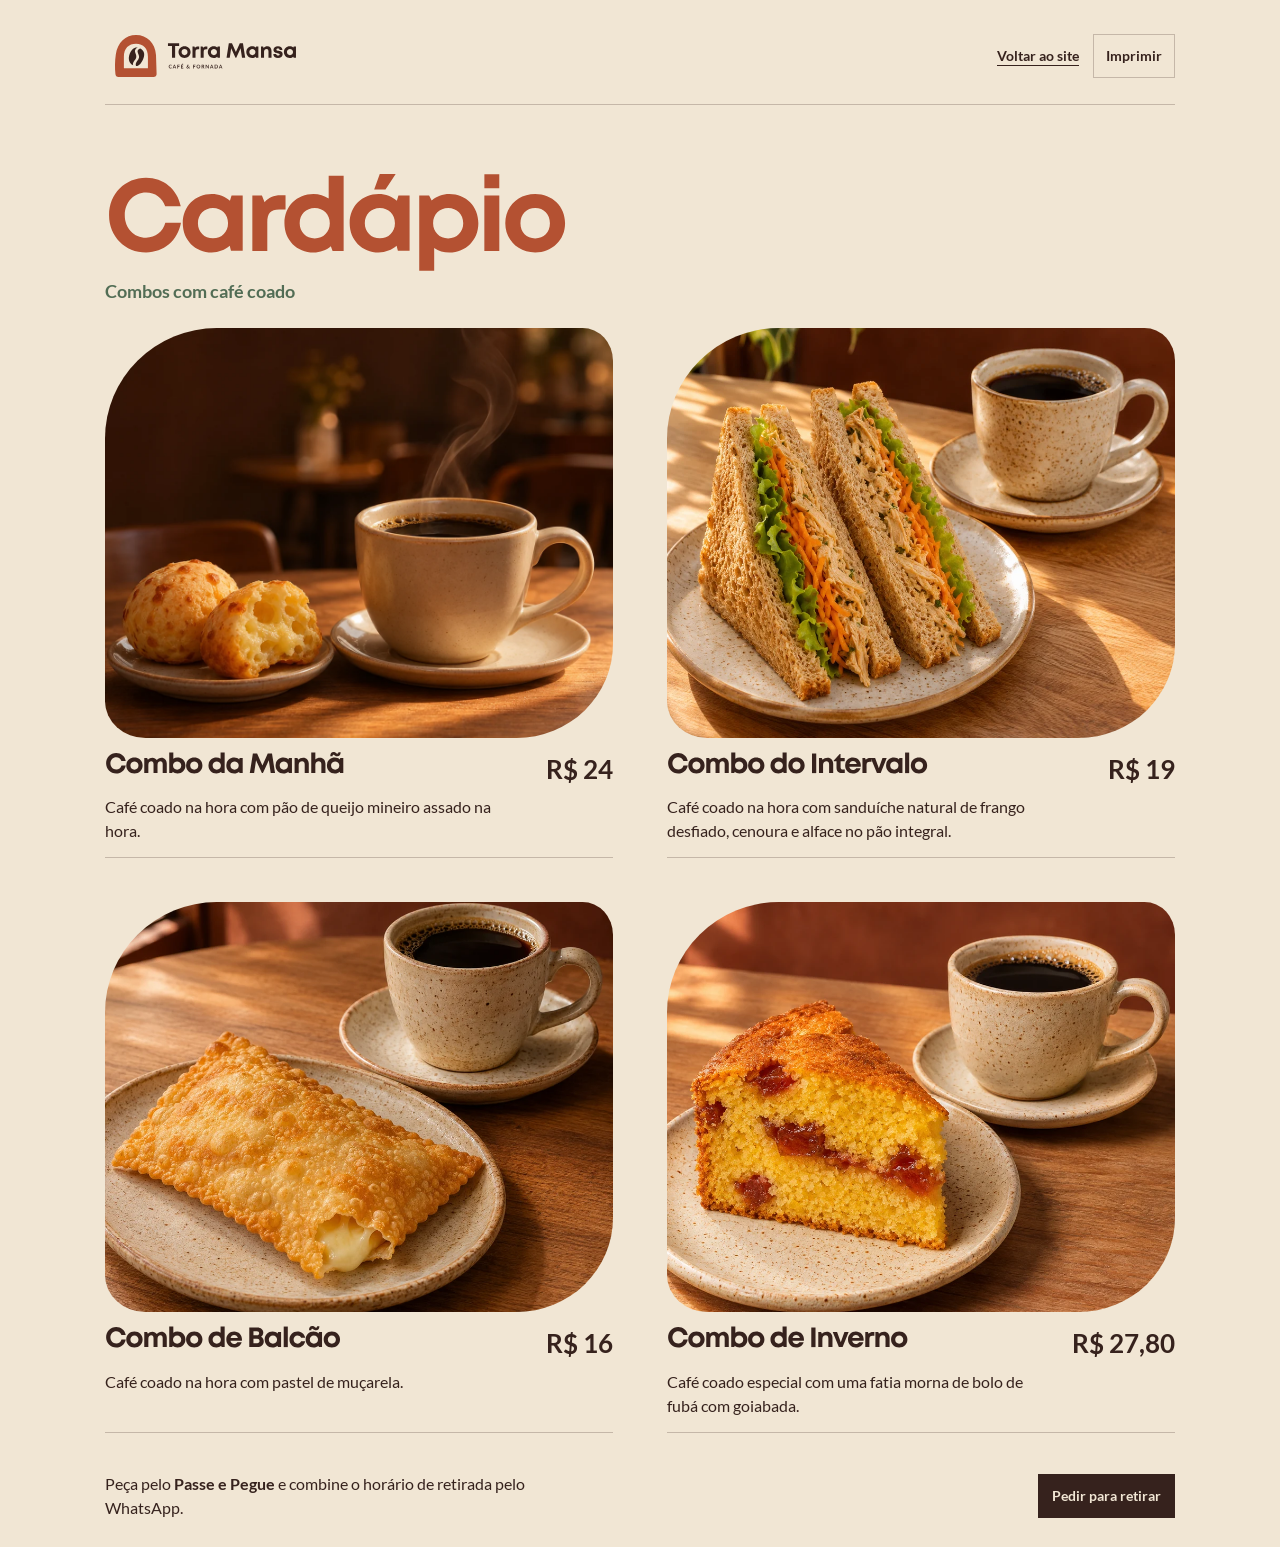
<file: cardapio/index.html>
<!doctype html>
<html lang="pt-BR">
<head>
  <meta charset="utf-8">
  <meta name="viewport" content="width=device-width, initial-scale=1">
  <meta name="theme-color" content="#F1E6D4">
  <title>Cardápio · Torra Mansa Café &amp; Fornada</title>
  <meta name="description" content="Veja os combos com café coado da Torra Mansa Café &amp; Fornada e peça para retirar.">
  <link rel="icon" href="../assets/selo.svg" type="image/svg+xml">
  <link rel="stylesheet" href="estilo.css">
</head>
<body>
  <main class="folha">
    <header class="cabecalho">
      <a class="marca" href="../">
        <img src="../assets/torra-mansa.svg" width="1210" height="388" alt="Torra Mansa Café &amp; Fornada">
      </a>
      <div class="controles">
        <a href="../">Voltar ao site</a>
        <button type="button" onclick="window.print()">Imprimir</button>
      </div>
    </header>

    <div class="titulo">
      <h1><span class="mont-leitura">Cardápio</span><span class="mont-linhas" aria-hidden="true"><svg class="mont-desenho" aria-hidden="true" focusable="false" width="4528" height="1000" viewBox="0 0 4528 1000"><g transform="translate(0 790)" fill="currentColor"><path transform="translate(0 0)" d="M401.0899963378906 15.089996337890625C574.4499969482422 15.089996337890625 710.3600006103516 -100.63999938964844 742.0 -273.72999572753906H589.3600006103516C564.1800079345703 -185.08999633789062 493.1800079345703 -129.4499969482422 401.0900115966797 -129.4499969482422C282.6300048828125 -129.4499969482422 193.0900115966797 -223.27000427246094 193.0900115966797 -349.1800079345703C193.0900115966797 -475.0900115966797 282.6300048828125 -570.5400085449219 401.0900115966797 -570.5400085449219C489.3600158691406 -570.5400085449219 559.3600158691406 -518.9000091552734 588.0000152587891 -436.260009765625H739.8200225830078C707.3700256347656 -602.3500061035156 571.4600219726562 -715.0800018310547 401.1000213623047 -715.0800018310547C195.55001831054688 -715.0800018310547 39.6400146484375 -557.5299987792969 39.6400146484375 -349.1699981689453C39.6400146484375 -142.44000244140625 195.55001831054688 15.110000610351562 401.1000213623047 15.110000610351562Z"/><path transform="translate(725 0)" d="M510.9100036621094 -540.8200073242188 495.30999755859375 -489.2200012207031C448.6300048828125 -530.8399963378906 387.2100067138672 -555.2699890136719 317.90000915527344 -555.2699890136719C155.45001220703125 -555.2699890136719 34.6300048828125 -433.62998962402344 34.6300048828125 -270.8099822998047C34.6300048828125 -107.3599853515625 155.45001220703125 15.280014038085938 317.90000915527344 15.280014038085938C386.02000427246094 15.280014038085938 446.52000427246094 -8.519989013671875 492.88999938964844 -49.1199951171875L505.44000244140625 -0.80999755859375H619.8899993896484V-540.8099975585938ZM329.8000030517578 -122.80999755859375C244.97999572753906 -122.80999755859375 182.6199951171875 -186.1699981689453 182.6199951171875 -270.80999755859375C182.6199951171875 -355.4499969482422 244.97999572753906 -418.80999755859375 329.8000030517578 -418.80999755859375C414.62001037597656 -418.80999755859375 476.8000030517578 -355.6300048828125 476.8000030517578 -270.80999755859375C476.8000030517578 -185.989990234375 414.62001037597656 -122.80999755859375 329.8000030517578 -122.80999755859375Z"/><path transform="translate(1369 0)" d="M346.27000427246094 -543.0C276.9100036621094 -543.0 228.12001037597656 -521.5899963378906 189.67001342773438 -473.8399963378906L163.7200164794922 -540.0H70.09001159667969V0.0H216.0900115966797V-280.5399932861328C216.0900115966797 -368.8199920654297 248.6300048828125 -405.2699890136719 330.9100036621094 -405.2699890136719H394.27000427246094V-542.9999847412109Z"/><path transform="translate(1718 0)" d="M466.72999572753906 -734.6399993896484V-510.5399932861328C424.94000244140625 -539.0699920654297 374.32000732421875 -555.2699890136719 318.5500030517578 -555.2699890136719C154.72999572753906 -555.2699890136719 34.63999938964844 -433.62998962402344 34.63999938964844 -269.989990234375C34.63999938964844 -106.52998352050781 154.72999572753906 16.110015869140625 318.5500030517578 16.110015869140625C384.0 16.110015869140625 442.3500061035156 -6.389984130859375 487.6700134277344 -44.959991455078125L504.91001892089844 0.010009765625H612.7300262451172V-734.6299896240234ZM330.46002197265625 -121.989990234375C245.6400146484375 -121.989990234375 183.46002197265625 -185.16998291015625 183.46002197265625 -269.989990234375C183.46002197265625 -354.80999755859375 245.6400146484375 -417.989990234375 330.46002197265625 -417.989990234375C415.280029296875 -417.989990234375 477.64002990722656 -354.62998962402344 477.64002990722656 -269.989990234375C477.64002990722656 -185.5299835205078 415.280029296875 -121.989990234375 330.46002197265625 -121.989990234375Z"/><path transform="translate(2355 0)" d="M483.9100036621094 -751.7299957275391H328.63999938964844L274.0899963378906 -599.7299957275391H384.5399932861328ZM510.8999938964844 -540.8199920654297 495.29998779296875 -489.21998596191406C448.6199951171875 -530.8399810791016 387.1999969482422 -555.2699737548828 317.88999938964844 -555.2699737548828C155.44000244140625 -555.2699737548828 34.6199951171875 -433.6299743652344 34.6199951171875 -270.8099670410156C34.6199951171875 -107.35997009277344 155.44000244140625 15.280029296875 317.88999938964844 15.280029296875C386.00999450683594 15.280029296875 446.50999450683594 -8.519973754882812 492.87998962402344 -49.11997985839844L505.42999267578125 -0.8099822998046875H619.8799896240234V-540.8099822998047ZM329.7899932861328 -122.80998229980469C244.96998596191406 -122.80998229980469 182.6099853515625 -186.16998291015625 182.6099853515625 -270.8099822998047C182.6099853515625 -355.4499816894531 244.96998596191406 -418.8099822998047 329.7899932861328 -418.8099822998047C414.61000061035156 -418.8099822998047 476.7899932861328 -355.62998962402344 476.7899932861328 -270.8099822998047C476.7899932861328 -185.98997497558594 414.61000061035156 -122.80998229980469 329.7899932861328 -122.80998229980469Z"/><path transform="translate(2999 0)" d="M364.63999938964844 -555.2700042724609C297.2799987792969 -555.2700042724609 237.41000366210938 -531.5299987792969 191.55999755859375 -490.9100036621094L166.6300048828125 -540.0H70.08000183105469V194.63999938964844H216.0800018310547V-29.3699951171875C257.94000244140625 -0.4099884033203125 308.6999969482422 16.090011596679688 364.6199951171875 16.090011596679688C527.2599945068359 16.090011596679688 647.5299987792969 -106.54998779296875 647.5299987792969 -270.00999450683594C647.5299987792969 -433.6499938964844 527.2599945068359 -555.2899932861328 364.6199951171875 -555.2899932861328ZM352.7099914550781 -122.01998901367188C267.8899841308594 -122.01998901367188 205.5299835205078 -185.37998962402344 205.5299835205078 -270.0199890136719C205.5299835205078 -354.6599884033203 267.8899841308594 -418.0199890136719 352.7099914550781 -418.0199890136719C437.5299987792969 -418.0199890136719 499.7099914550781 -354.8399963378906 499.7099914550781 -270.0199890136719C499.7099914550781 -185.19998168945312 437.5299987792969 -122.01998901367188 352.7099914550781 -122.01998901367188Z"/><path transform="translate(3635 0)" d="M70.36000061035156 -612.0H215.80999755859375V-747.7299957275391H70.36000061035156ZM70.08999633789062 0.0H216.08999633789062V-540.0H70.08999633789062Z"/><path transform="translate(3875 0)" d="M326.5500030517578 15.270004272460938C493.0 15.270004272460938 618.4600067138672 -107.17999267578125 618.4600067138672 -270.0C618.4600067138672 -433.63999938964844 493.0 -555.2799987792969 326.5500030517578 -555.2799987792969C159.27999877929688 -555.2799987792969 34.63999938964844 -433.8199920654297 34.63999938964844 -269.99998474121094C34.63999938964844 -107.17997741699219 159.27999877929688 15.27001953125 326.5500030517578 15.27001953125ZM326.5500030517578 -121.99998474121094C242.37001037597656 -121.99998474121094 182.6400146484375 -182.53997802734375 182.6400146484375 -269.99998474121094C182.6400146484375 -357.4499816894531 242.37001037597656 -417.99998474121094 326.5500030517578 -417.99998474121094C410.72999572753906 -417.99998474121094 470.4599914550781 -357.4499816894531 470.4599914550781 -269.99998474121094C470.4599914550781 -182.53997802734375 410.72999572753906 -121.99998474121094 326.5500030517578 -121.99998474121094Z"/></g></svg></span></h1>
      <p>Combos com café coado</p>
    </div>
    <ul class="combos">
      <li>
        <img class="foto cafe-da-manha" src="../assets/combo.webp" width="1120" height="1080"
          alt="Café coado e pão de queijo servidos em louça de cerâmica.">
        <div class="linha">
          <h2><span class="mont-leitura">Combo da Manhã</span><span class="mont-linhas" aria-hidden="true"><svg class="mont-desenho" aria-hidden="true" focusable="false" width="8581" height="1000" viewBox="0 0 8581 1000"><g transform="translate(0 790)" fill="currentColor"><path transform="translate(0 0)" d="M401.0899963378906 15.089996337890625C574.4499969482422 15.089996337890625 710.3600006103516 -100.63999938964844 742.0 -273.72999572753906H589.3600006103516C564.1800079345703 -185.08999633789062 493.1800079345703 -129.4499969482422 401.0900115966797 -129.4499969482422C282.6300048828125 -129.4499969482422 193.0900115966797 -223.27000427246094 193.0900115966797 -349.1800079345703C193.0900115966797 -475.0900115966797 282.6300048828125 -570.5400085449219 401.0900115966797 -570.5400085449219C489.3600158691406 -570.5400085449219 559.3600158691406 -518.9000091552734 588.0000152587891 -436.260009765625H739.8200225830078C707.3700256347656 -602.3500061035156 571.4600219726562 -715.0800018310547 401.1000213623047 -715.0800018310547C195.55001831054688 -715.0800018310547 39.6400146484375 -557.5299987792969 39.6400146484375 -349.1699981689453C39.6400146484375 -142.44000244140625 195.55001831054688 15.110000610351562 401.1000213623047 15.110000610351562Z"/><path transform="translate(725 0)" d="M326.5500030517578 15.270004272460938C493.0 15.270004272460938 618.4600067138672 -107.17999267578125 618.4600067138672 -270.0C618.4600067138672 -433.63999938964844 493.0 -555.2799987792969 326.5500030517578 -555.2799987792969C159.27999877929688 -555.2799987792969 34.63999938964844 -433.8199920654297 34.63999938964844 -269.99998474121094C34.63999938964844 -107.17997741699219 159.27999877929688 15.27001953125 326.5500030517578 15.27001953125ZM326.5500030517578 -121.99998474121094C242.37001037597656 -121.99998474121094 182.6400146484375 -182.53997802734375 182.6400146484375 -269.99998474121094C182.6400146484375 -357.4499816894531 242.37001037597656 -417.99998474121094 326.5500030517578 -417.99998474121094C410.72999572753906 -417.99998474121094 470.4599914550781 -357.4499816894531 470.4599914550781 -269.99998474121094C470.4599914550781 -182.53997802734375 410.72999572753906 -121.99998474121094 326.5500030517578 -121.99998474121094Z"/><path transform="translate(1332 0)" d="M684.4499969482422 -552.8200073242188C615.7299957275391 -552.8200073242188 554.1999969482422 -518.8600006103516 517.3000030517578 -466.4100036621094C485.99000549316406 -520.6900024414062 429.2200012207031 -552.8200073242188 360.5400085449219 -552.8200073242188C296.94000244140625 -552.8200073242188 237.79000854492188 -521.4100036621094 199.4600067138672 -473.0500030517578L172.0900115966797 -540.0H70.09001159667969V0.0H216.0900115966797V-292.0899963378906C216.0900115966797 -376.62998962402344 255.54000854492188 -424.62998962402344 321.5400085449219 -424.62998962402344C373.82000732421875 -424.62998962402344 401.27000427246094 -386.62998962402344 401.27000427246094 -314.5399932861328V0.0H543.6300048828125V-292.0899963378906C543.6300048828125 -376.62998962402344 582.2700042724609 -424.62998962402344 647.4499969482422 -424.62998962402344C700.3600006103516 -424.62998962402344 728.6300048828125 -386.62998962402344 728.6300048828125 -314.5399932861328V0.0H874.6300048828125V-338.6300048828125C874.6300048828125 -465.1800079345703 796.1800079345703 -552.8200073242188 684.4500122070312 -552.8200073242188Z"/><path transform="translate(2224 0)" d="M364.27000427246094 -555.2700042724609C308.36000061035156 -555.2700042724609 257.7899932861328 -539.1600036621094 216.07998657226562 -510.7799987792969V-734.6300048828125H70.07998657226562V0.0099945068359375H177.89999389648438L195.1999969482422 -45.12001037597656C240.41000366210938 -6.9300079345703125 298.6600036621094 15.289993286132812 364.27000427246094 15.289993286132812C528.9100036621094 15.289993286132812 648.1800079345703 -106.53001403808594 648.1800079345703 -269.9900207519531C648.1800079345703 -433.63002014160156 528.9100036621094 -555.27001953125 364.27000427246094 -555.27001953125ZM352.36000061035156 -122.81001281738281C267.5399932861328 -122.81001281738281 205.17999267578125 -186.36001586914062 205.17999267578125 -270.00001525878906C205.17999267578125 -354.6400146484375 267.5399932861328 -418.00001525878906 352.36000061035156 -418.00001525878906C437.1800079345703 -418.00001525878906 499.36000061035156 -354.8200225830078 499.36000061035156 -270.00001525878906C499.36000061035156 -186.00001525878906 437.1800079345703 -122.82002258300781 352.36000061035156 -122.82002258300781Z"/><path transform="translate(2861 0)" d="M326.5500030517578 15.270004272460938C493.0 15.270004272460938 618.4600067138672 -107.17999267578125 618.4600067138672 -270.0C618.4600067138672 -433.63999938964844 493.0 -555.2799987792969 326.5500030517578 -555.2799987792969C159.27999877929688 -555.2799987792969 34.63999938964844 -433.8199920654297 34.63999938964844 -269.99998474121094C34.63999938964844 -107.17997741699219 159.27999877929688 15.27001953125 326.5500030517578 15.27001953125ZM326.5500030517578 -121.99998474121094C242.37001037597656 -121.99998474121094 182.6400146484375 -182.53997802734375 182.6400146484375 -269.99998474121094C182.6400146484375 -357.4499816894531 242.37001037597656 -417.99998474121094 326.5500030517578 -417.99998474121094C410.72999572753906 -417.99998474121094 470.4599914550781 -357.4499816894531 470.4599914550781 -269.99998474121094C470.4599914550781 -182.53997802734375 410.72999572753906 -121.99998474121094 326.5500030517578 -121.99998474121094Z"/><path transform="translate(3661 0)" d="M466.72999572753906 -734.6399993896484V-510.5399932861328C424.94000244140625 -539.0699920654297 374.32000732421875 -555.2699890136719 318.5500030517578 -555.2699890136719C154.72999572753906 -555.2699890136719 34.63999938964844 -433.62998962402344 34.63999938964844 -269.989990234375C34.63999938964844 -106.52998352050781 154.72999572753906 16.110015869140625 318.5500030517578 16.110015869140625C384.0 16.110015869140625 442.3500061035156 -6.389984130859375 487.6700134277344 -44.959991455078125L504.91001892089844 0.010009765625H612.7300262451172V-734.6299896240234ZM330.46002197265625 -121.989990234375C245.6400146484375 -121.989990234375 183.46002197265625 -185.16998291015625 183.46002197265625 -269.989990234375C183.46002197265625 -354.80999755859375 245.6400146484375 -417.989990234375 330.46002197265625 -417.989990234375C415.280029296875 -417.989990234375 477.64002990722656 -354.62998962402344 477.64002990722656 -269.989990234375C477.64002990722656 -185.5299835205078 415.280029296875 -121.989990234375 330.46002197265625 -121.989990234375Z"/><path transform="translate(4298 0)" d="M510.9100036621094 -540.8200073242188 495.30999755859375 -489.2200012207031C448.6300048828125 -530.8399963378906 387.2100067138672 -555.2699890136719 317.90000915527344 -555.2699890136719C155.45001220703125 -555.2699890136719 34.6300048828125 -433.62998962402344 34.6300048828125 -270.8099822998047C34.6300048828125 -107.3599853515625 155.45001220703125 15.280014038085938 317.90000915527344 15.280014038085938C386.02000427246094 15.280014038085938 446.52000427246094 -8.519989013671875 492.88999938964844 -49.1199951171875L505.44000244140625 -0.80999755859375H619.8899993896484V-540.8099975585938ZM329.8000030517578 -122.80999755859375C244.97999572753906 -122.80999755859375 182.6199951171875 -186.1699981689453 182.6199951171875 -270.80999755859375C182.6199951171875 -355.4499969482422 244.97999572753906 -418.80999755859375 329.8000030517578 -418.80999755859375C414.62001037597656 -418.80999755859375 476.8000030517578 -355.6300048828125 476.8000030517578 -270.80999755859375C476.8000030517578 -185.989990234375 414.62001037597656 -122.80999755859375 329.8000030517578 -122.80999755859375Z"/><path transform="translate(5135 0)" d="M937.9100036621094 0.0 829.4499969482422 -700.0H677.3600006103516L487.1300048828125 -270.86000061035156L297.82000732421875 -700.0H146.0900115966797L36.45001220703125 0.0H190.7200164794922L259.91001892089844 -456.7100067138672L468.63002014160156 -1.2700042724609375H505.91001892089844L714.6000213623047 -456.8000030517578L783.6300201416016 0.0Z"/><path transform="translate(6057 0)" d="M510.9100036621094 -540.8200073242188 495.30999755859375 -489.2200012207031C448.6300048828125 -530.8399963378906 387.2100067138672 -555.2699890136719 317.90000915527344 -555.2699890136719C155.45001220703125 -555.2699890136719 34.6300048828125 -433.62998962402344 34.6300048828125 -270.8099822998047C34.6300048828125 -107.3599853515625 155.45001220703125 15.280014038085938 317.90000915527344 15.280014038085938C386.02000427246094 15.280014038085938 446.52000427246094 -8.519989013671875 492.88999938964844 -49.1199951171875L505.44000244140625 -0.80999755859375H619.8899993896484V-540.8099975585938ZM329.8000030517578 -122.80999755859375C244.97999572753906 -122.80999755859375 182.6199951171875 -186.1699981689453 182.6199951171875 -270.80999755859375C182.6199951171875 -355.4499969482422 244.97999572753906 -418.80999755859375 329.8000030517578 -418.80999755859375C414.62001037597656 -418.80999755859375 476.8000030517578 -355.6300048828125 476.8000030517578 -270.80999755859375C476.8000030517578 -185.989990234375 414.62001037597656 -122.80999755859375 329.8000030517578 -122.80999755859375Z"/><path transform="translate(6701 0)" d="M377.6300048828125 -552.8200073242188C304.13999938964844 -552.8200073242188 239.58999633789062 -521.9300079345703 198.72999572753906 -473.25001525878906L170.26998901367188 -540.0000152587891H70.08999633789062V-1.52587890625e-05H216.08999633789062V-283.8200225830078C216.08999633789062 -370.7200164794922 262.0 -424.63002014160156 337.27000427246094 -424.63002014160156C400.4499969482422 -424.63002014160156 431.4499969482422 -385.27001953125 431.4499969482422 -303.63002014160156V-1.52587890625e-05H577.4499969482422V-327.27001953125C577.4499969482422 -464.00001525878906 500.7200012207031 -552.8200225830078 377.6300048828125 -552.8200225830078Z"/><path transform="translate(7296 0)" d="M379.27000427246094 -552.8200073242188C314.7900085449219 -552.8200073242188 257.1000061035156 -528.9200134277344 216.10000610351562 -489.90000915527344V-734.6300048828125H70.10000610351562V0.0H216.10000610351562V-283.82000732421875C216.10000610351562 -371.5400085449219 264.4600067138672 -424.6300048828125 337.28001403808594 -424.6300048828125C402.9200134277344 -424.6300048828125 431.4600067138672 -384.45001220703125 431.4600067138672 -303.6300048828125V0.0H577.4600067138672V-328.0899963378906C577.4600067138672 -465.62998962402344 501.5500030517578 -552.8199920654297 379.2799987792969 -552.8199920654297Z"/><path transform="translate(7891 0)" d="M236.17999267578125 -611.7299957275391C236.17999267578125 -635.4599914550781 252.71998596191406 -652.0999908447266 271.989990234375 -652.0999908447266C285.4399871826172 -652.0999908447266 299.4399871826172 -643.0099945068359 316.4399871826172 -632.9199981689453C340.8899841308594 -618.4700012207031 369.5299835205078 -599.1999969482422 410.16998291015625 -599.1999969482422C480.989990234375 -599.1999969482422 524.7199859619141 -651.2899932861328 524.7199859619141 -735.1100006103516V-746.1100006103516H443.989990234375V-737.1100006103516C443.989990234375 -712.3800048828125 429.4399871826172 -695.7400054931641 408.34999084472656 -695.7400054931641C389.8899841308594 -695.7400054931641 374.7099914550781 -705.8300018310547 358.5299987792969 -717.9199981689453C336.7099914550781 -734.0099945068359 311.0699920654297 -750.4700012207031 270.97999572753906 -750.4700012207031C198.33999633789062 -750.4700012207031 155.61000061035156 -697.5599975585938 155.61000061035156 -614.5599975585938V-604.0200042724609H236.16000366210938ZM510.88999938964844 -540.8400115966797 495.2899932861328 -489.24000549316406C448.61000061035156 -530.8600006103516 387.19000244140625 -555.2899932861328 317.8800048828125 -555.2899932861328C155.4300079345703 -555.2899932861328 34.61000061035156 -433.6499938964844 34.61000061035156 -270.8299865722656C34.61000061035156 -107.37998962402344 155.4300079345703 15.260009765625 317.8800048828125 15.260009765625C386.0 15.260009765625 446.5 -8.539993286132812 492.8699951171875 -49.13999938964844L505.4199981689453 -0.8300018310546875H619.8699951171875V-540.8300018310547ZM329.7799987792969 -122.83000183105469C244.95999145507812 -122.83000183105469 182.59999084472656 -186.19000244140625 182.59999084472656 -270.8300018310547C182.59999084472656 -355.4700012207031 244.95999145507812 -418.8300018310547 329.7799987792969 -418.8300018310547C414.6000061035156 -418.8300018310547 476.7799987792969 -355.65000915527344 476.7799987792969 -270.8300018310547C476.7799987792969 -186.00999450683594 414.6000061035156 -122.83000183105469 329.7799987792969 -122.83000183105469Z"/></g></svg></span></h2>
          <data value="2400">R$&nbsp;24</data>
        </div>
        <p>Café coado na hora com pão de queijo mineiro assado na hora.</p>
      </li>
      <li>
        <img class="foto" src="../assets/combo-do-intervalo.webp" width="960" height="960"
          alt="Café coado e sanduíche com frango, cenoura e alface.">
        <div class="linha">
          <h2><span class="mont-leitura">Combo do Intervalo</span><span class="mont-linhas" aria-hidden="true"><svg class="mont-desenho" aria-hidden="true" focusable="false" width="9326" height="1000" viewBox="0 0 9326 1000"><g transform="translate(0 790)" fill="currentColor"><path transform="translate(0 0)" d="M401.0899963378906 15.089996337890625C574.4499969482422 15.089996337890625 710.3600006103516 -100.63999938964844 742.0 -273.72999572753906H589.3600006103516C564.1800079345703 -185.08999633789062 493.1800079345703 -129.4499969482422 401.0900115966797 -129.4499969482422C282.6300048828125 -129.4499969482422 193.0900115966797 -223.27000427246094 193.0900115966797 -349.1800079345703C193.0900115966797 -475.0900115966797 282.6300048828125 -570.5400085449219 401.0900115966797 -570.5400085449219C489.3600158691406 -570.5400085449219 559.3600158691406 -518.9000091552734 588.0000152587891 -436.260009765625H739.8200225830078C707.3700256347656 -602.3500061035156 571.4600219726562 -715.0800018310547 401.1000213623047 -715.0800018310547C195.55001831054688 -715.0800018310547 39.6400146484375 -557.5299987792969 39.6400146484375 -349.1699981689453C39.6400146484375 -142.44000244140625 195.55001831054688 15.110000610351562 401.1000213623047 15.110000610351562Z"/><path transform="translate(725 0)" d="M326.5500030517578 15.270004272460938C493.0 15.270004272460938 618.4600067138672 -107.17999267578125 618.4600067138672 -270.0C618.4600067138672 -433.63999938964844 493.0 -555.2799987792969 326.5500030517578 -555.2799987792969C159.27999877929688 -555.2799987792969 34.63999938964844 -433.8199920654297 34.63999938964844 -269.99998474121094C34.63999938964844 -107.17997741699219 159.27999877929688 15.27001953125 326.5500030517578 15.27001953125ZM326.5500030517578 -121.99998474121094C242.37001037597656 -121.99998474121094 182.6400146484375 -182.53997802734375 182.6400146484375 -269.99998474121094C182.6400146484375 -357.4499816894531 242.37001037597656 -417.99998474121094 326.5500030517578 -417.99998474121094C410.72999572753906 -417.99998474121094 470.4599914550781 -357.4499816894531 470.4599914550781 -269.99998474121094C470.4599914550781 -182.53997802734375 410.72999572753906 -121.99998474121094 326.5500030517578 -121.99998474121094Z"/><path transform="translate(1332 0)" d="M684.4499969482422 -552.8200073242188C615.7299957275391 -552.8200073242188 554.1999969482422 -518.8600006103516 517.3000030517578 -466.4100036621094C485.99000549316406 -520.6900024414062 429.2200012207031 -552.8200073242188 360.5400085449219 -552.8200073242188C296.94000244140625 -552.8200073242188 237.79000854492188 -521.4100036621094 199.4600067138672 -473.0500030517578L172.0900115966797 -540.0H70.09001159667969V0.0H216.0900115966797V-292.0899963378906C216.0900115966797 -376.62998962402344 255.54000854492188 -424.62998962402344 321.5400085449219 -424.62998962402344C373.82000732421875 -424.62998962402344 401.27000427246094 -386.62998962402344 401.27000427246094 -314.5399932861328V0.0H543.6300048828125V-292.0899963378906C543.6300048828125 -376.62998962402344 582.2700042724609 -424.62998962402344 647.4499969482422 -424.62998962402344C700.3600006103516 -424.62998962402344 728.6300048828125 -386.62998962402344 728.6300048828125 -314.5399932861328V0.0H874.6300048828125V-338.6300048828125C874.6300048828125 -465.1800079345703 796.1800079345703 -552.8200073242188 684.4500122070312 -552.8200073242188Z"/><path transform="translate(2224 0)" d="M364.27000427246094 -555.2700042724609C308.36000061035156 -555.2700042724609 257.7899932861328 -539.1600036621094 216.07998657226562 -510.7799987792969V-734.6300048828125H70.07998657226562V0.0099945068359375H177.89999389648438L195.1999969482422 -45.12001037597656C240.41000366210938 -6.9300079345703125 298.6600036621094 15.289993286132812 364.27000427246094 15.289993286132812C528.9100036621094 15.289993286132812 648.1800079345703 -106.53001403808594 648.1800079345703 -269.9900207519531C648.1800079345703 -433.63002014160156 528.9100036621094 -555.27001953125 364.27000427246094 -555.27001953125ZM352.36000061035156 -122.81001281738281C267.5399932861328 -122.81001281738281 205.17999267578125 -186.36001586914062 205.17999267578125 -270.00001525878906C205.17999267578125 -354.6400146484375 267.5399932861328 -418.00001525878906 352.36000061035156 -418.00001525878906C437.1800079345703 -418.00001525878906 499.36000061035156 -354.8200225830078 499.36000061035156 -270.00001525878906C499.36000061035156 -186.00001525878906 437.1800079345703 -122.82002258300781 352.36000061035156 -122.82002258300781Z"/><path transform="translate(2861 0)" d="M326.5500030517578 15.270004272460938C493.0 15.270004272460938 618.4600067138672 -107.17999267578125 618.4600067138672 -270.0C618.4600067138672 -433.63999938964844 493.0 -555.2799987792969 326.5500030517578 -555.2799987792969C159.27999877929688 -555.2799987792969 34.63999938964844 -433.8199920654297 34.63999938964844 -269.99998474121094C34.63999938964844 -107.17997741699219 159.27999877929688 15.27001953125 326.5500030517578 15.27001953125ZM326.5500030517578 -121.99998474121094C242.37001037597656 -121.99998474121094 182.6400146484375 -182.53997802734375 182.6400146484375 -269.99998474121094C182.6400146484375 -357.4499816894531 242.37001037597656 -417.99998474121094 326.5500030517578 -417.99998474121094C410.72999572753906 -417.99998474121094 470.4599914550781 -357.4499816894531 470.4599914550781 -269.99998474121094C470.4599914550781 -182.53997802734375 410.72999572753906 -121.99998474121094 326.5500030517578 -121.99998474121094Z"/><path transform="translate(3661 0)" d="M466.72999572753906 -734.6399993896484V-510.5399932861328C424.94000244140625 -539.0699920654297 374.32000732421875 -555.2699890136719 318.5500030517578 -555.2699890136719C154.72999572753906 -555.2699890136719 34.63999938964844 -433.62998962402344 34.63999938964844 -269.989990234375C34.63999938964844 -106.52998352050781 154.72999572753906 16.110015869140625 318.5500030517578 16.110015869140625C384.0 16.110015869140625 442.3500061035156 -6.389984130859375 487.6700134277344 -44.959991455078125L504.91001892089844 0.010009765625H612.7300262451172V-734.6299896240234ZM330.46002197265625 -121.989990234375C245.6400146484375 -121.989990234375 183.46002197265625 -185.16998291015625 183.46002197265625 -269.989990234375C183.46002197265625 -354.80999755859375 245.6400146484375 -417.989990234375 330.46002197265625 -417.989990234375C415.280029296875 -417.989990234375 477.64002990722656 -354.62998962402344 477.64002990722656 -269.989990234375C477.64002990722656 -185.5299835205078 415.280029296875 -121.989990234375 330.46002197265625 -121.989990234375Z"/><path transform="translate(4298 0)" d="M326.5500030517578 15.270004272460938C493.0 15.270004272460938 618.4600067138672 -107.17999267578125 618.4600067138672 -270.0C618.4600067138672 -433.63999938964844 493.0 -555.2799987792969 326.5500030517578 -555.2799987792969C159.27999877929688 -555.2799987792969 34.63999938964844 -433.8199920654297 34.63999938964844 -269.99998474121094C34.63999938964844 -107.17997741699219 159.27999877929688 15.27001953125 326.5500030517578 15.27001953125ZM326.5500030517578 -121.99998474121094C242.37001037597656 -121.99998474121094 182.6400146484375 -182.53997802734375 182.6400146484375 -269.99998474121094C182.6400146484375 -357.4499816894531 242.37001037597656 -417.99998474121094 326.5500030517578 -417.99998474121094C410.72999572753906 -417.99998474121094 470.4599914550781 -357.4499816894531 470.4599914550781 -269.99998474121094C470.4599914550781 -182.53997802734375 410.72999572753906 -121.99998474121094 326.5500030517578 -121.99998474121094Z"/><path transform="translate(5098 0)" d="M80.08999633789062 0.0H231.5399932861328V-700.0H80.08999633789062Z"/><path transform="translate(5358 0)" d="M377.6300048828125 -552.8200073242188C304.13999938964844 -552.8200073242188 239.58999633789062 -521.9300079345703 198.72999572753906 -473.25001525878906L170.26998901367188 -540.0000152587891H70.08999633789062V-1.52587890625e-05H216.08999633789062V-283.8200225830078C216.08999633789062 -370.7200164794922 262.0 -424.63002014160156 337.27000427246094 -424.63002014160156C400.4499969482422 -424.63002014160156 431.4499969482422 -385.27001953125 431.4499969482422 -303.63002014160156V-1.52587890625e-05H577.4499969482422V-327.27001953125C577.4499969482422 -464.00001525878906 500.7200012207031 -552.8200225830078 377.6300048828125 -552.8200225830078Z"/><path transform="translate(5949 0)" d="M334.0899963378906 -130.0C280.9100036621094 -130.0 250.91000366210938 -160.0 250.91000366210938 -212.17999267578125V-422.62998962402344H397.4499969482422V-539.9999847412109H248.4499969482422V-680.9099884033203H220.5399932861328L7.269989013671875 -454.17999267578125V-422.62998962402344H104.90998840332031V-192.8199920654297C104.90998840332031 -72.99998474121094 177.9099884033203 1.52587890625e-05 296.71998596191406 1.52587890625e-05H400.4499816894531V-129.99998474121094Z"/><path transform="translate(6328 0)" d="M594.2700042724609 -271.9100036621094C594.2700042724609 -427.4600067138672 480.5400085449219 -555.2800140380859 314.7200012207031 -555.2800140380859C154.4499969482422 -555.2800140380859 34.62998962402344 -432.6400146484375 34.62998962402344 -270.00001525878906C34.62998962402344 -108.18000793457031 155.26998901367188 15.269989013671875 314.71998596191406 15.269989013671875C440.0799865722656 15.269989013671875 543.4399871826172 -59.730010986328125 582.7099914550781 -177.4600067138672H429.25999450683594C407.0800018310547 -138.82000732421875 365.44000244140625 -114.82000732421875 314.7100067138672 -114.82000732421875C243.88999938964844 -114.82000732421875 195.44000244140625 -155.40000915527344 182.75 -229.10000610351562H591.4400024414062C593.260009765625 -243.37001037597656 594.260009765625 -257.6400146484375 594.260009765625 -271.91001892089844ZM314.7100067138672 -430.6400146484375C380.2300109863281 -430.6400146484375 427.6400146484375 -394.8400115966797 448.28001403808594 -328.82000732421875H186.6000213623047C203.56002807617188 -392.7300109863281 249.71002197265625 -430.6400146484375 314.71002197265625 -430.6400146484375Z"/><path transform="translate(6910 0)" d="M346.27000427246094 -543.0C276.9100036621094 -543.0 228.12001037597656 -521.5899963378906 189.67001342773438 -473.8399963378906L163.7200164794922 -540.0H70.09001159667969V0.0H216.0900115966797V-280.5399932861328C216.0900115966797 -368.8199920654297 248.6300048828125 -405.2699890136719 330.9100036621094 -405.2699890136719H394.27000427246094V-542.9999847412109Z"/><path transform="translate(7271 0)" d="M424.36000061035156 -540.0 294.5299987792969 -178.1999969482422 162.36000061035156 -540.0H6.6300048828125L226.36000061035156 0.0H361.0899963378906L575.6299896240234 -540.0Z"/><path transform="translate(7789 0)" d="M510.9100036621094 -540.8200073242188 495.30999755859375 -489.2200012207031C448.6300048828125 -530.8399963378906 387.2100067138672 -555.2699890136719 317.90000915527344 -555.2699890136719C155.45001220703125 -555.2699890136719 34.6300048828125 -433.62998962402344 34.6300048828125 -270.8099822998047C34.6300048828125 -107.3599853515625 155.45001220703125 15.280014038085938 317.90000915527344 15.280014038085938C386.02000427246094 15.280014038085938 446.52000427246094 -8.519989013671875 492.88999938964844 -49.1199951171875L505.44000244140625 -0.80999755859375H619.8899993896484V-540.8099975585938ZM329.8000030517578 -122.80999755859375C244.97999572753906 -122.80999755859375 182.6199951171875 -186.1699981689453 182.6199951171875 -270.80999755859375C182.6199951171875 -355.4499969482422 244.97999572753906 -418.80999755859375 329.8000030517578 -418.80999755859375C414.62001037597656 -418.80999755859375 476.8000030517578 -355.6300048828125 476.8000030517578 -270.80999755859375C476.8000030517578 -185.989990234375 414.62001037597656 -122.80999755859375 329.8000030517578 -122.80999755859375Z"/><path transform="translate(8433 0)" d="M70.08999633789062 0.0H216.08999633789062V-734.6300048828125H70.08999633789062Z"/><path transform="translate(8673 0)" d="M326.5500030517578 15.270004272460938C493.0 15.270004272460938 618.4600067138672 -107.17999267578125 618.4600067138672 -270.0C618.4600067138672 -433.63999938964844 493.0 -555.2799987792969 326.5500030517578 -555.2799987792969C159.27999877929688 -555.2799987792969 34.63999938964844 -433.8199920654297 34.63999938964844 -269.99998474121094C34.63999938964844 -107.17997741699219 159.27999877929688 15.27001953125 326.5500030517578 15.27001953125ZM326.5500030517578 -121.99998474121094C242.37001037597656 -121.99998474121094 182.6400146484375 -182.53997802734375 182.6400146484375 -269.99998474121094C182.6400146484375 -357.4499816894531 242.37001037597656 -417.99998474121094 326.5500030517578 -417.99998474121094C410.72999572753906 -417.99998474121094 470.4599914550781 -357.4499816894531 470.4599914550781 -269.99998474121094C470.4599914550781 -182.53997802734375 410.72999572753906 -121.99998474121094 326.5500030517578 -121.99998474121094Z"/></g></svg></span></h2>
          <data value="1900">R$&nbsp;19</data>
        </div>
        <p>Café coado na hora com sanduíche natural de frango desfiado, cenoura e alface no pão integral.</p>
      </li>
      <li>
        <img class="foto" src="../assets/combo-de-balcao.webp" width="960" height="960"
          alt="Xícara de café coado e um pastel de muçarela.">
        <div class="linha">
          <h2><span class="mont-leitura">Combo de Balcão</span><span class="mont-linhas" aria-hidden="true"><svg class="mont-desenho" aria-hidden="true" focusable="false" width="8429" height="1000" viewBox="0 0 8429 1000"><g transform="translate(0 790)" fill="currentColor"><path transform="translate(0 0)" d="M401.0899963378906 15.089996337890625C574.4499969482422 15.089996337890625 710.3600006103516 -100.63999938964844 742.0 -273.72999572753906H589.3600006103516C564.1800079345703 -185.08999633789062 493.1800079345703 -129.4499969482422 401.0900115966797 -129.4499969482422C282.6300048828125 -129.4499969482422 193.0900115966797 -223.27000427246094 193.0900115966797 -349.1800079345703C193.0900115966797 -475.0900115966797 282.6300048828125 -570.5400085449219 401.0900115966797 -570.5400085449219C489.3600158691406 -570.5400085449219 559.3600158691406 -518.9000091552734 588.0000152587891 -436.260009765625H739.8200225830078C707.3700256347656 -602.3500061035156 571.4600219726562 -715.0800018310547 401.1000213623047 -715.0800018310547C195.55001831054688 -715.0800018310547 39.6400146484375 -557.5299987792969 39.6400146484375 -349.1699981689453C39.6400146484375 -142.44000244140625 195.55001831054688 15.110000610351562 401.1000213623047 15.110000610351562Z"/><path transform="translate(725 0)" d="M326.5500030517578 15.270004272460938C493.0 15.270004272460938 618.4600067138672 -107.17999267578125 618.4600067138672 -270.0C618.4600067138672 -433.63999938964844 493.0 -555.2799987792969 326.5500030517578 -555.2799987792969C159.27999877929688 -555.2799987792969 34.63999938964844 -433.8199920654297 34.63999938964844 -269.99998474121094C34.63999938964844 -107.17997741699219 159.27999877929688 15.27001953125 326.5500030517578 15.27001953125ZM326.5500030517578 -121.99998474121094C242.37001037597656 -121.99998474121094 182.6400146484375 -182.53997802734375 182.6400146484375 -269.99998474121094C182.6400146484375 -357.4499816894531 242.37001037597656 -417.99998474121094 326.5500030517578 -417.99998474121094C410.72999572753906 -417.99998474121094 470.4599914550781 -357.4499816894531 470.4599914550781 -269.99998474121094C470.4599914550781 -182.53997802734375 410.72999572753906 -121.99998474121094 326.5500030517578 -121.99998474121094Z"/><path transform="translate(1332 0)" d="M684.4499969482422 -552.8200073242188C615.7299957275391 -552.8200073242188 554.1999969482422 -518.8600006103516 517.3000030517578 -466.4100036621094C485.99000549316406 -520.6900024414062 429.2200012207031 -552.8200073242188 360.5400085449219 -552.8200073242188C296.94000244140625 -552.8200073242188 237.79000854492188 -521.4100036621094 199.4600067138672 -473.0500030517578L172.0900115966797 -540.0H70.09001159667969V0.0H216.0900115966797V-292.0899963378906C216.0900115966797 -376.62998962402344 255.54000854492188 -424.62998962402344 321.5400085449219 -424.62998962402344C373.82000732421875 -424.62998962402344 401.27000427246094 -386.62998962402344 401.27000427246094 -314.5399932861328V0.0H543.6300048828125V-292.0899963378906C543.6300048828125 -376.62998962402344 582.2700042724609 -424.62998962402344 647.4499969482422 -424.62998962402344C700.3600006103516 -424.62998962402344 728.6300048828125 -386.62998962402344 728.6300048828125 -314.5399932861328V0.0H874.6300048828125V-338.6300048828125C874.6300048828125 -465.1800079345703 796.1800079345703 -552.8200073242188 684.4500122070312 -552.8200073242188Z"/><path transform="translate(2224 0)" d="M364.27000427246094 -555.2700042724609C308.36000061035156 -555.2700042724609 257.7899932861328 -539.1600036621094 216.07998657226562 -510.7799987792969V-734.6300048828125H70.07998657226562V0.0099945068359375H177.89999389648438L195.1999969482422 -45.12001037597656C240.41000366210938 -6.9300079345703125 298.6600036621094 15.289993286132812 364.27000427246094 15.289993286132812C528.9100036621094 15.289993286132812 648.1800079345703 -106.53001403808594 648.1800079345703 -269.9900207519531C648.1800079345703 -433.63002014160156 528.9100036621094 -555.27001953125 364.27000427246094 -555.27001953125ZM352.36000061035156 -122.81001281738281C267.5399932861328 -122.81001281738281 205.17999267578125 -186.36001586914062 205.17999267578125 -270.00001525878906C205.17999267578125 -354.6400146484375 267.5399932861328 -418.00001525878906 352.36000061035156 -418.00001525878906C437.1800079345703 -418.00001525878906 499.36000061035156 -354.8200225830078 499.36000061035156 -270.00001525878906C499.36000061035156 -186.00001525878906 437.1800079345703 -122.82002258300781 352.36000061035156 -122.82002258300781Z"/><path transform="translate(2861 0)" d="M326.5500030517578 15.270004272460938C493.0 15.270004272460938 618.4600067138672 -107.17999267578125 618.4600067138672 -270.0C618.4600067138672 -433.63999938964844 493.0 -555.2799987792969 326.5500030517578 -555.2799987792969C159.27999877929688 -555.2799987792969 34.63999938964844 -433.8199920654297 34.63999938964844 -269.99998474121094C34.63999938964844 -107.17997741699219 159.27999877929688 15.27001953125 326.5500030517578 15.27001953125ZM326.5500030517578 -121.99998474121094C242.37001037597656 -121.99998474121094 182.6400146484375 -182.53997802734375 182.6400146484375 -269.99998474121094C182.6400146484375 -357.4499816894531 242.37001037597656 -417.99998474121094 326.5500030517578 -417.99998474121094C410.72999572753906 -417.99998474121094 470.4599914550781 -357.4499816894531 470.4599914550781 -269.99998474121094C470.4599914550781 -182.53997802734375 410.72999572753906 -121.99998474121094 326.5500030517578 -121.99998474121094Z"/><path transform="translate(3661 0)" d="M466.72999572753906 -734.6399993896484V-510.5399932861328C424.94000244140625 -539.0699920654297 374.32000732421875 -555.2699890136719 318.5500030517578 -555.2699890136719C154.72999572753906 -555.2699890136719 34.63999938964844 -433.62998962402344 34.63999938964844 -269.989990234375C34.63999938964844 -106.52998352050781 154.72999572753906 16.110015869140625 318.5500030517578 16.110015869140625C384.0 16.110015869140625 442.3500061035156 -6.389984130859375 487.6700134277344 -44.959991455078125L504.91001892089844 0.010009765625H612.7300262451172V-734.6299896240234ZM330.46002197265625 -121.989990234375C245.6400146484375 -121.989990234375 183.46002197265625 -185.16998291015625 183.46002197265625 -269.989990234375C183.46002197265625 -354.80999755859375 245.6400146484375 -417.989990234375 330.46002197265625 -417.989990234375C415.280029296875 -417.989990234375 477.64002990722656 -354.62998962402344 477.64002990722656 -269.989990234375C477.64002990722656 -185.5299835205078 415.280029296875 -121.989990234375 330.46002197265625 -121.989990234375Z"/><path transform="translate(4298 0)" d="M594.2700042724609 -271.9100036621094C594.2700042724609 -427.4600067138672 480.5400085449219 -555.2800140380859 314.7200012207031 -555.2800140380859C154.4499969482422 -555.2800140380859 34.62998962402344 -432.6400146484375 34.62998962402344 -270.00001525878906C34.62998962402344 -108.18000793457031 155.26998901367188 15.269989013671875 314.71998596191406 15.269989013671875C440.0799865722656 15.269989013671875 543.4399871826172 -59.730010986328125 582.7099914550781 -177.4600067138672H429.25999450683594C407.0800018310547 -138.82000732421875 365.44000244140625 -114.82000732421875 314.7100067138672 -114.82000732421875C243.88999938964844 -114.82000732421875 195.44000244140625 -155.40000915527344 182.75 -229.10000610351562H591.4400024414062C593.260009765625 -243.37001037597656 594.260009765625 -257.6400146484375 594.260009765625 -271.91001892089844ZM314.7100067138672 -430.6400146484375C380.2300109863281 -430.6400146484375 427.6400146484375 -394.8400115966797 448.28001403808594 -328.82000732421875H186.6000213623047C203.56002807617188 -392.7300109863281 249.71002197265625 -430.6400146484375 314.71002197265625 -430.6400146484375Z"/><path transform="translate(5073 0)" d="M501.1000061035156 -369.17999267578125C550.4100036621094 -403.7099914550781 580.0 -459.8199920654297 580.0 -519.989990234375C580.0 -622.989990234375 490.27000427246094 -699.989990234375 369.5400085449219 -699.989990234375H80.09001159667969V0.010009765625H377.6400146484375C499.28001403808594 0.010009765625 598.010009765625 -89.71998596191406 598.010009765625 -201.989990234375C598.010009765625 -276.00999450683594 562.9300079345703 -336.75999450683594 501.11000061035156 -369.17999267578125ZM433.11000061035156 -496.3599853515625C433.11000061035156 -452.62998962402344 402.8399963378906 -421.71998596191406 355.11000061035156 -421.71998596191406H228.9300079345703V-570.989990234375H355.11000061035156C402.6499938964844 -570.989990234375 433.11000061035156 -540.2599945068359 433.11000061035156 -496.34999084472656ZM363.3800048828125 -138.989990234375H228.9199981689453V-295.989990234375H363.3699951171875C413.19000244140625 -295.989990234375 446.010009765625 -262.8999938964844 446.010009765625 -217.89999389648438C446.010009765625 -171.89999389648438 413.19000244140625 -138.989990234375 363.3699951171875 -138.989990234375Z"/><path transform="translate(5669 0)" d="M510.9100036621094 -540.8200073242188 495.30999755859375 -489.2200012207031C448.6300048828125 -530.8399963378906 387.2100067138672 -555.2699890136719 317.90000915527344 -555.2699890136719C155.45001220703125 -555.2699890136719 34.6300048828125 -433.62998962402344 34.6300048828125 -270.8099822998047C34.6300048828125 -107.3599853515625 155.45001220703125 15.280014038085938 317.90000915527344 15.280014038085938C386.02000427246094 15.280014038085938 446.52000427246094 -8.519989013671875 492.88999938964844 -49.1199951171875L505.44000244140625 -0.80999755859375H619.8899993896484V-540.8099975585938ZM329.8000030517578 -122.80999755859375C244.97999572753906 -122.80999755859375 182.6199951171875 -186.1699981689453 182.6199951171875 -270.80999755859375C182.6199951171875 -355.4499969482422 244.97999572753906 -418.80999755859375 329.8000030517578 -418.80999755859375C414.62001037597656 -418.80999755859375 476.8000030517578 -355.6300048828125 476.8000030517578 -270.80999755859375C476.8000030517578 -185.989990234375 414.62001037597656 -122.80999755859375 329.8000030517578 -122.80999755859375Z"/><path transform="translate(6313 0)" d="M70.08999633789062 0.0H216.08999633789062V-734.6300048828125H70.08999633789062Z"/><path transform="translate(6553 0)" d="M321.36000061035156 15.270004272460938C462.6300048828125 15.270004272460938 573.1800079345703 -76.81999206542969 598.6300048828125 -212.54998779296875H451.6300048828125C426.99000549316406 -154.8199920654297 380.3500061035156 -121.99998474121094 321.3500061035156 -121.99998474121094C243.17001342773438 -121.99998474121094 182.62001037597656 -187.1799774169922 182.62001037597656 -270.8199768066406C182.62001037597656 -354.45997619628906 242.17001342773438 -418.0099792480469 321.3500061035156 -418.0099792480469C379.5299987792969 -418.0099792480469 428.1699981689453 -386.8299865722656 451.80999755859375 -333.739990234375H596.8099975585938C570.5399932861328 -466.6499938964844 462.0 -555.2899932861328 322.17999267578125 -555.2899932861328C158.08999633789062 -555.2899932861328 34.62998962402344 -433.46998596191406 34.62998962402344 -271.6499786376953C34.62998962402344 -109.82997131347656 158.89999389648438 15.260025024414062 321.36000061035156 15.260025024414062Z"/><path transform="translate(7132 0)" d="M236.17999267578125 -611.7299957275391C236.17999267578125 -635.4599914550781 252.71998596191406 -652.0999908447266 271.989990234375 -652.0999908447266C285.4399871826172 -652.0999908447266 299.4399871826172 -643.0099945068359 316.4399871826172 -632.9199981689453C340.8899841308594 -618.4700012207031 369.5299835205078 -599.1999969482422 410.16998291015625 -599.1999969482422C480.989990234375 -599.1999969482422 524.7199859619141 -651.2899932861328 524.7199859619141 -735.1100006103516V-746.1100006103516H443.989990234375V-737.1100006103516C443.989990234375 -712.3800048828125 429.4399871826172 -695.7400054931641 408.34999084472656 -695.7400054931641C389.8899841308594 -695.7400054931641 374.7099914550781 -705.8300018310547 358.5299987792969 -717.9199981689453C336.7099914550781 -734.0099945068359 311.0699920654297 -750.4700012207031 270.97999572753906 -750.4700012207031C198.33999633789062 -750.4700012207031 155.61000061035156 -697.5599975585938 155.61000061035156 -614.5599975585938V-604.0200042724609H236.16000366210938ZM510.88999938964844 -540.8400115966797 495.2899932861328 -489.24000549316406C448.61000061035156 -530.8600006103516 387.19000244140625 -555.2899932861328 317.8800048828125 -555.2899932861328C155.4300079345703 -555.2899932861328 34.61000061035156 -433.6499938964844 34.61000061035156 -270.8299865722656C34.61000061035156 -107.37998962402344 155.4300079345703 15.260009765625 317.8800048828125 15.260009765625C386.0 15.260009765625 446.5 -8.539993286132812 492.8699951171875 -49.13999938964844L505.4199981689453 -0.8300018310546875H619.8699951171875V-540.8300018310547ZM329.7799987792969 -122.83000183105469C244.95999145507812 -122.83000183105469 182.59999084472656 -186.19000244140625 182.59999084472656 -270.8300018310547C182.59999084472656 -355.4700012207031 244.95999145507812 -418.8300018310547 329.7799987792969 -418.8300018310547C414.6000061035156 -418.8300018310547 476.7799987792969 -355.65000915527344 476.7799987792969 -270.8300018310547C476.7799987792969 -186.00999450683594 414.6000061035156 -122.83000183105469 329.7799987792969 -122.83000183105469Z"/><path transform="translate(7776 0)" d="M326.5500030517578 15.270004272460938C493.0 15.270004272460938 618.4600067138672 -107.17999267578125 618.4600067138672 -270.0C618.4600067138672 -433.63999938964844 493.0 -555.2799987792969 326.5500030517578 -555.2799987792969C159.27999877929688 -555.2799987792969 34.63999938964844 -433.8199920654297 34.63999938964844 -269.99998474121094C34.63999938964844 -107.17997741699219 159.27999877929688 15.27001953125 326.5500030517578 15.27001953125ZM326.5500030517578 -121.99998474121094C242.37001037597656 -121.99998474121094 182.6400146484375 -182.53997802734375 182.6400146484375 -269.99998474121094C182.6400146484375 -357.4499816894531 242.37001037597656 -417.99998474121094 326.5500030517578 -417.99998474121094C410.72999572753906 -417.99998474121094 470.4599914550781 -357.4499816894531 470.4599914550781 -269.99998474121094C470.4599914550781 -182.53997802734375 410.72999572753906 -121.99998474121094 326.5500030517578 -121.99998474121094Z"/></g></svg></span></h2>
          <data value="1600">R$&nbsp;16</data>
        </div>
        <p>Café coado na hora com pastel de muçarela.</p>
      </li>
      <li>
        <img class="foto" src="../assets/combo-de-inverno.webp" width="960" height="960"
          alt="Café coado e fatia de bolo de fubá com goiabada.">
        <div class="linha">
          <h2><span class="mont-leitura">Combo de Inverno</span><span class="mont-linhas" aria-hidden="true"><svg class="mont-desenho" aria-hidden="true" focusable="false" width="8621" height="1000" viewBox="0 0 8621 1000"><g transform="translate(0 790)" fill="currentColor"><path transform="translate(0 0)" d="M401.0899963378906 15.089996337890625C574.4499969482422 15.089996337890625 710.3600006103516 -100.63999938964844 742.0 -273.72999572753906H589.3600006103516C564.1800079345703 -185.08999633789062 493.1800079345703 -129.4499969482422 401.0900115966797 -129.4499969482422C282.6300048828125 -129.4499969482422 193.0900115966797 -223.27000427246094 193.0900115966797 -349.1800079345703C193.0900115966797 -475.0900115966797 282.6300048828125 -570.5400085449219 401.0900115966797 -570.5400085449219C489.3600158691406 -570.5400085449219 559.3600158691406 -518.9000091552734 588.0000152587891 -436.260009765625H739.8200225830078C707.3700256347656 -602.3500061035156 571.4600219726562 -715.0800018310547 401.1000213623047 -715.0800018310547C195.55001831054688 -715.0800018310547 39.6400146484375 -557.5299987792969 39.6400146484375 -349.1699981689453C39.6400146484375 -142.44000244140625 195.55001831054688 15.110000610351562 401.1000213623047 15.110000610351562Z"/><path transform="translate(725 0)" d="M326.5500030517578 15.270004272460938C493.0 15.270004272460938 618.4600067138672 -107.17999267578125 618.4600067138672 -270.0C618.4600067138672 -433.63999938964844 493.0 -555.2799987792969 326.5500030517578 -555.2799987792969C159.27999877929688 -555.2799987792969 34.63999938964844 -433.8199920654297 34.63999938964844 -269.99998474121094C34.63999938964844 -107.17997741699219 159.27999877929688 15.27001953125 326.5500030517578 15.27001953125ZM326.5500030517578 -121.99998474121094C242.37001037597656 -121.99998474121094 182.6400146484375 -182.53997802734375 182.6400146484375 -269.99998474121094C182.6400146484375 -357.4499816894531 242.37001037597656 -417.99998474121094 326.5500030517578 -417.99998474121094C410.72999572753906 -417.99998474121094 470.4599914550781 -357.4499816894531 470.4599914550781 -269.99998474121094C470.4599914550781 -182.53997802734375 410.72999572753906 -121.99998474121094 326.5500030517578 -121.99998474121094Z"/><path transform="translate(1332 0)" d="M684.4499969482422 -552.8200073242188C615.7299957275391 -552.8200073242188 554.1999969482422 -518.8600006103516 517.3000030517578 -466.4100036621094C485.99000549316406 -520.6900024414062 429.2200012207031 -552.8200073242188 360.5400085449219 -552.8200073242188C296.94000244140625 -552.8200073242188 237.79000854492188 -521.4100036621094 199.4600067138672 -473.0500030517578L172.0900115966797 -540.0H70.09001159667969V0.0H216.0900115966797V-292.0899963378906C216.0900115966797 -376.62998962402344 255.54000854492188 -424.62998962402344 321.5400085449219 -424.62998962402344C373.82000732421875 -424.62998962402344 401.27000427246094 -386.62998962402344 401.27000427246094 -314.5399932861328V0.0H543.6300048828125V-292.0899963378906C543.6300048828125 -376.62998962402344 582.2700042724609 -424.62998962402344 647.4499969482422 -424.62998962402344C700.3600006103516 -424.62998962402344 728.6300048828125 -386.62998962402344 728.6300048828125 -314.5399932861328V0.0H874.6300048828125V-338.6300048828125C874.6300048828125 -465.1800079345703 796.1800079345703 -552.8200073242188 684.4500122070312 -552.8200073242188Z"/><path transform="translate(2224 0)" d="M364.27000427246094 -555.2700042724609C308.36000061035156 -555.2700042724609 257.7899932861328 -539.1600036621094 216.07998657226562 -510.7799987792969V-734.6300048828125H70.07998657226562V0.0099945068359375H177.89999389648438L195.1999969482422 -45.12001037597656C240.41000366210938 -6.9300079345703125 298.6600036621094 15.289993286132812 364.27000427246094 15.289993286132812C528.9100036621094 15.289993286132812 648.1800079345703 -106.53001403808594 648.1800079345703 -269.9900207519531C648.1800079345703 -433.63002014160156 528.9100036621094 -555.27001953125 364.27000427246094 -555.27001953125ZM352.36000061035156 -122.81001281738281C267.5399932861328 -122.81001281738281 205.17999267578125 -186.36001586914062 205.17999267578125 -270.00001525878906C205.17999267578125 -354.6400146484375 267.5399932861328 -418.00001525878906 352.36000061035156 -418.00001525878906C437.1800079345703 -418.00001525878906 499.36000061035156 -354.8200225830078 499.36000061035156 -270.00001525878906C499.36000061035156 -186.00001525878906 437.1800079345703 -122.82002258300781 352.36000061035156 -122.82002258300781Z"/><path transform="translate(2861 0)" d="M326.5500030517578 15.270004272460938C493.0 15.270004272460938 618.4600067138672 -107.17999267578125 618.4600067138672 -270.0C618.4600067138672 -433.63999938964844 493.0 -555.2799987792969 326.5500030517578 -555.2799987792969C159.27999877929688 -555.2799987792969 34.63999938964844 -433.8199920654297 34.63999938964844 -269.99998474121094C34.63999938964844 -107.17997741699219 159.27999877929688 15.27001953125 326.5500030517578 15.27001953125ZM326.5500030517578 -121.99998474121094C242.37001037597656 -121.99998474121094 182.6400146484375 -182.53997802734375 182.6400146484375 -269.99998474121094C182.6400146484375 -357.4499816894531 242.37001037597656 -417.99998474121094 326.5500030517578 -417.99998474121094C410.72999572753906 -417.99998474121094 470.4599914550781 -357.4499816894531 470.4599914550781 -269.99998474121094C470.4599914550781 -182.53997802734375 410.72999572753906 -121.99998474121094 326.5500030517578 -121.99998474121094Z"/><path transform="translate(3661 0)" d="M466.72999572753906 -734.6399993896484V-510.5399932861328C424.94000244140625 -539.0699920654297 374.32000732421875 -555.2699890136719 318.5500030517578 -555.2699890136719C154.72999572753906 -555.2699890136719 34.63999938964844 -433.62998962402344 34.63999938964844 -269.989990234375C34.63999938964844 -106.52998352050781 154.72999572753906 16.110015869140625 318.5500030517578 16.110015869140625C384.0 16.110015869140625 442.3500061035156 -6.389984130859375 487.6700134277344 -44.959991455078125L504.91001892089844 0.010009765625H612.7300262451172V-734.6299896240234ZM330.46002197265625 -121.989990234375C245.6400146484375 -121.989990234375 183.46002197265625 -185.16998291015625 183.46002197265625 -269.989990234375C183.46002197265625 -354.80999755859375 245.6400146484375 -417.989990234375 330.46002197265625 -417.989990234375C415.280029296875 -417.989990234375 477.64002990722656 -354.62998962402344 477.64002990722656 -269.989990234375C477.64002990722656 -185.5299835205078 415.280029296875 -121.989990234375 330.46002197265625 -121.989990234375Z"/><path transform="translate(4298 0)" d="M594.2700042724609 -271.9100036621094C594.2700042724609 -427.4600067138672 480.5400085449219 -555.2800140380859 314.7200012207031 -555.2800140380859C154.4499969482422 -555.2800140380859 34.62998962402344 -432.6400146484375 34.62998962402344 -270.00001525878906C34.62998962402344 -108.18000793457031 155.26998901367188 15.269989013671875 314.71998596191406 15.269989013671875C440.0799865722656 15.269989013671875 543.4399871826172 -59.730010986328125 582.7099914550781 -177.4600067138672H429.25999450683594C407.0800018310547 -138.82000732421875 365.44000244140625 -114.82000732421875 314.7100067138672 -114.82000732421875C243.88999938964844 -114.82000732421875 195.44000244140625 -155.40000915527344 182.75 -229.10000610351562H591.4400024414062C593.260009765625 -243.37001037597656 594.260009765625 -257.6400146484375 594.260009765625 -271.91001892089844ZM314.7100067138672 -430.6400146484375C380.2300109863281 -430.6400146484375 427.6400146484375 -394.8400115966797 448.28001403808594 -328.82000732421875H186.6000213623047C203.56002807617188 -392.7300109863281 249.71002197265625 -430.6400146484375 314.71002197265625 -430.6400146484375Z"/><path transform="translate(5073 0)" d="M80.08999633789062 0.0H231.5399932861328V-700.0H80.08999633789062Z"/><path transform="translate(5333 0)" d="M377.6300048828125 -552.8200073242188C304.13999938964844 -552.8200073242188 239.58999633789062 -521.9300079345703 198.72999572753906 -473.25001525878906L170.26998901367188 -540.0000152587891H70.08999633789062V-1.52587890625e-05H216.08999633789062V-283.8200225830078C216.08999633789062 -370.7200164794922 262.0 -424.63002014160156 337.27000427246094 -424.63002014160156C400.4499969482422 -424.63002014160156 431.4499969482422 -385.27001953125 431.4499969482422 -303.63002014160156V-1.52587890625e-05H577.4499969482422V-327.27001953125C577.4499969482422 -464.00001525878906 500.7200012207031 -552.8200225830078 377.6300048828125 -552.8200225830078Z"/><path transform="translate(5912 0)" d="M424.36000061035156 -540.0 294.5299987792969 -178.1999969482422 162.36000061035156 -540.0H6.6300048828125L226.36000061035156 0.0H361.0899963378906L575.6299896240234 -540.0Z"/><path transform="translate(6430 0)" d="M594.2700042724609 -271.9100036621094C594.2700042724609 -427.4600067138672 480.5400085449219 -555.2800140380859 314.7200012207031 -555.2800140380859C154.4499969482422 -555.2800140380859 34.62998962402344 -432.6400146484375 34.62998962402344 -270.00001525878906C34.62998962402344 -108.18000793457031 155.26998901367188 15.269989013671875 314.71998596191406 15.269989013671875C440.0799865722656 15.269989013671875 543.4399871826172 -59.730010986328125 582.7099914550781 -177.4600067138672H429.25999450683594C407.0800018310547 -138.82000732421875 365.44000244140625 -114.82000732421875 314.7100067138672 -114.82000732421875C243.88999938964844 -114.82000732421875 195.44000244140625 -155.40000915527344 182.75 -229.10000610351562H591.4400024414062C593.260009765625 -243.37001037597656 594.260009765625 -257.6400146484375 594.260009765625 -271.91001892089844ZM314.7100067138672 -430.6400146484375C380.2300109863281 -430.6400146484375 427.6400146484375 -394.8400115966797 448.28001403808594 -328.82000732421875H186.6000213623047C203.56002807617188 -392.7300109863281 249.71002197265625 -430.6400146484375 314.71002197265625 -430.6400146484375Z"/><path transform="translate(7012 0)" d="M346.27000427246094 -543.0C276.9100036621094 -543.0 228.12001037597656 -521.5899963378906 189.67001342773438 -473.8399963378906L163.7200164794922 -540.0H70.09001159667969V0.0H216.0900115966797V-280.5399932861328C216.0900115966797 -368.8199920654297 248.6300048828125 -405.2699890136719 330.9100036621094 -405.2699890136719H394.27000427246094V-542.9999847412109Z"/><path transform="translate(7373 0)" d="M377.6300048828125 -552.8200073242188C304.13999938964844 -552.8200073242188 239.58999633789062 -521.9300079345703 198.72999572753906 -473.25001525878906L170.26998901367188 -540.0000152587891H70.08999633789062V-1.52587890625e-05H216.08999633789062V-283.8200225830078C216.08999633789062 -370.7200164794922 262.0 -424.63002014160156 337.27000427246094 -424.63002014160156C400.4499969482422 -424.63002014160156 431.4499969482422 -385.27001953125 431.4499969482422 -303.63002014160156V-1.52587890625e-05H577.4499969482422V-327.27001953125C577.4499969482422 -464.00001525878906 500.7200012207031 -552.8200225830078 377.6300048828125 -552.8200225830078Z"/><path transform="translate(7968 0)" d="M326.5500030517578 15.270004272460938C493.0 15.270004272460938 618.4600067138672 -107.17999267578125 618.4600067138672 -270.0C618.4600067138672 -433.63999938964844 493.0 -555.2799987792969 326.5500030517578 -555.2799987792969C159.27999877929688 -555.2799987792969 34.63999938964844 -433.8199920654297 34.63999938964844 -269.99998474121094C34.63999938964844 -107.17997741699219 159.27999877929688 15.27001953125 326.5500030517578 15.27001953125ZM326.5500030517578 -121.99998474121094C242.37001037597656 -121.99998474121094 182.6400146484375 -182.53997802734375 182.6400146484375 -269.99998474121094C182.6400146484375 -357.4499816894531 242.37001037597656 -417.99998474121094 326.5500030517578 -417.99998474121094C410.72999572753906 -417.99998474121094 470.4599914550781 -357.4499816894531 470.4599914550781 -269.99998474121094C470.4599914550781 -182.53997802734375 410.72999572753906 -121.99998474121094 326.5500030517578 -121.99998474121094Z"/></g></svg></span></h2>
          <data value="2780">R$&nbsp;27,80</data>
        </div>
        <p>Café coado especial com uma fatia morna de bolo de fubá com goiabada.</p>
      </li>
    </ul>

    <footer class="rodape">
      <p>Peça pelo <strong>Passe e Pegue</strong> e combine o horário de retirada pelo WhatsApp.</p>
      <a class="pedido" href="../app/">Pedir para retirar</a>
      <a class="link-impresso" href="https://tuqueluti.github.io/torra-mansa/app/">tuqueluti.github.io/torra-mansa/app/</a>
    </footer>
  </main>
</body>
</html>
</file>
<file: estilo.css>
@font-face {
  font-family: "Lato";
  src: url("assets/lato-400.woff2") format("woff2");
  font-weight: 400;
  font-display: swap;
}

@font-face {
  font-family: "Lato";
  src: url("assets/lato-700.woff2") format("woff2");
  font-weight: 700;
  font-display: swap;
}

:root {
  --cafe: #36221D;
  --barro: #B45132;
  --leite: #F1E6D4;
  --miolo: #D9C9B5;
  --folha: #526D55;
  --linha: color-mix(in srgb, var(--cafe) 23%, transparent);
  --margem: clamp(22px, 4.2vw, 76px);
  --cabecalho: 86px;
  --entrada: 460ms;
  --entrada-foto: 720ms;
  --degrau: 54ms;
  --resposta: 180ms;
  --suave: cubic-bezier(.22, 1, .36, 1);
  background: var(--leite);
  color: var(--cafe);
  font-family: "Lato", sans-serif;
  font-size: 100%;
}

*, *::before, *::after { box-sizing: border-box; }
[hidden] { display: none !important; }
body, h1, h2, h3, p { margin: 0; }
img, picture { display: block; }
img { max-width: 100%; height: auto; }
a { color: inherit; }
:focus-visible { outline: 2px solid var(--folha); outline-offset: 5px; }
main:focus-visible { outline-offset: -3px; }
section[id] { scroll-margin-top: 16px; }

.wrap { width: min(1440px, calc(100% - 2 * var(--margem))); margin-inline: auto; }

.pular {
  position: fixed;
  z-index: 2;
  inset: 12px auto auto 12px;
  padding: 12px 16px;
  background: var(--leite);
  transform: translateY(calc(-100% - 20px));
}
.pular:focus-visible { transform: translateY(0); }

.cabecalho { border-bottom: 1px solid var(--linha); }
.cabecalho-conteudo {
  min-height: calc(var(--cabecalho) - 1px);
  display: flex;
  align-items: center;
  justify-content: space-between;
  gap: 16px;
}
.marca { display: block; width: clamp(145px, 16vw, 215px); padding-block: 7px; flex-shrink: 0; }
.navegacao { display: flex; gap: clamp(10px, 3.1vw, 44px); }
.navegacao a, .rodape a {
  min-height: 44px;
  display: inline-flex;
  align-items: center;
  font-weight: 700;
  text-decoration-thickness: 1px;
  text-underline-offset: 5px;
  text-decoration-color: transparent;
  transition: text-decoration-color var(--resposta) var(--suave);
}
.navegacao a:hover, .rodape a:hover { text-decoration-color: currentColor; }

.abertura {
  display: grid;
  align-items: center;
  min-height: calc(100svh - var(--cabecalho));
  padding-block: clamp(26px, 4.4vh, 52px);
}
.abertura-composicao {
  display: grid;
  grid-template-columns: minmax(350px, .73fr) minmax(0, 1.25fr);
  align-items: center;
  gap: clamp(30px, 3.9vw, 62px);
}
.abertura-texto { padding-block: 24px; }
.chapeu {
  color: var(--folha);
  font-size: .8125rem;
  font-weight: 700;
  line-height: 1.25;
  letter-spacing: .12em;
  text-transform: uppercase;
}

h1, h2, h3 { font-family: "Lato", sans-serif; font-weight: 700; }
h1 {
  margin-top: 22px;
  font-size: clamp(2.65rem, 4.95vw, 5.4rem);
  line-height: 1.03;
  letter-spacing: -.057em;
}

h2 { font-size: clamp(2.15rem, 4.95vw, 4.65rem); line-height: 1.05; letter-spacing: -.052em; }
h3 { font-size: clamp(1.23rem, 2vw, 1.85rem); line-height: 1.14; letter-spacing: -.033em; }
.abertura-descricao, .torra-texto > p:last-child {
  max-width: 36ch;
  margin-top: 24px;
  font-size: clamp(1.0625rem, 1.42vw, 1.25rem);
  line-height: 1.53;
}

.botao {
  display: inline-flex;
  min-height: 52px;
  align-items: center;
  justify-content: center;
  padding: 12px 23px;
  background: var(--cafe);
  color: var(--leite);
  border: 1px solid var(--cafe);
  font-weight: 700;
  font-size: 1rem;
  line-height: 1.25;
  text-decoration: none;
  transition: transform var(--resposta) var(--suave), background-color var(--resposta) var(--suave),
    color var(--resposta) var(--suave);
}
.abertura-acao { display: flex; flex-wrap: wrap; align-items: center; gap: 10px 17px; margin-top: 26px; }
.abertura-oferta { font-size: .9375rem; line-height: 1.35; }
.abertura-oferta strong { margin-left: 4px; white-space: nowrap; }
@media (hover: hover) {
  .botao:hover { transform: translateY(-2px); background: var(--leite); color: var(--cafe); }
}
.botao:active { transform: translateY(1px); }

.visual {
  position: relative;
  min-width: 0;
  --linha-x: -11px;
  --linha-y: 12px;
}
.visual::before {
  content: "";
  position: absolute;
  inset: 0;
  border: 1.5px solid var(--linha-foto);
  border-radius: var(--forma);
  transform: translate(var(--linha-x), var(--linha-y));
  pointer-events: none;
}
.foto {
  position: absolute;
  inset: 0;
  overflow: hidden;
  border-radius: var(--forma);
  background: var(--miolo);
}
.foto img { width: 100%; height: 100%; object-fit: cover; }
.abertura-visual {
  aspect-ratio: 1.15;
  max-height: min(79svh, 820px);
  --forma: 29% 8% 26% 6% / 31% 12% 23% 8%;
  --linha-foto: var(--barro);
}
.abertura-visual img { object-position: 53% 74%; }

.tela { display: grid; min-height: 100svh; align-items: center; padding-block: clamp(52px, 9vw, 112px); }
.cardapio { background: var(--miolo); }
.cardapio-composicao, .torra-composicao {
  display: grid;
  align-items: center;
  grid-template-columns: minmax(0, 1.36fr) minmax(0, .85fr);
  gap: clamp(36px, 6vw, 94px);
}
.cardapio-texto { grid-column: 2; grid-row: 1; }
.cardapio-visual {
  grid-column: 1;
  grid-row: 1;
  aspect-ratio: 1.3;
  --forma: 8% 27% 10% 25% / 12% 29% 12% 23%;
  --linha-foto: var(--barro);
  --linha-x: 11px;
  --linha-y: -12px;
}
.cardapio-visual img { object-position: 61% center; }
.combo {
  margin-top: clamp(26px, 3.4vw, 41px);
  border-block: 1px solid var(--linha);
  padding-block: 14px;
  display: grid;
  grid-template-columns: clamp(51px, 5.4vw, 80px) minmax(0, 1fr);
  gap: clamp(8px, 1.2vw, 15px);
  align-items: center;
}
.combo + .combo { margin-top: 0; border-top: 0; }
.combo-foto { width: 100%; aspect-ratio: 1; object-fit: cover; border-radius: 19% 7% 24% 8%; }
.combo:first-of-type .combo-foto { object-position: center 78%; }
.combo-linha { display: flex; justify-content: space-between; align-items: baseline; gap: 14px; }
.combo-linha h3 { min-width: 0; font-size: clamp(1.06rem, 1.8vw, 1.6rem); }
.preco { flex: 0 0 auto; font-size: clamp(1rem, 2.1vw, 1.72rem); font-weight: 700; font-variant-numeric: tabular-nums; line-height: 1; letter-spacing: -.035em; white-space: nowrap; }
.combo-descricao { max-width: 39ch; margin-top: 6px; font-size: 1rem; line-height: 1.42; }
.acoes-cardapio { display: flex; flex-wrap: wrap; align-items: center; gap: 5px 18px; margin-top: 24px; }
.link-cardapio { min-height: 44px; display: inline-flex; align-items: center; font-weight: 700; text-underline-offset: 4px; }

.torra-composicao { grid-template-columns: minmax(0, .83fr) minmax(0, 1.22fr); }
.torra-texto h2 { margin-top: 20px; }

.torra-visual {
  aspect-ratio: 1.22;
  --forma: 25% 8% 18% 30% / 31% 11% 23% 32%;
  --linha-foto: var(--folha);
  --linha-x: 12px;
  --linha-y: 11px;
}
.torra-visual img { object-position: center 72%; }
.rodape { background: var(--cafe); color: var(--leite); }
.rodape-conteudo { display: flex; align-items: center; justify-content: space-between; gap: 12px; padding-block: 21px; }
.rodape p { font-weight: 700; }
.rodape a { font-size: .9375rem; }
.rodape a:focus-visible { outline-color: var(--leite); }

/* Texts Reveal e Panel Reveal do transitions.dev, com entrada única. */
@media (prefers-reduced-motion: no-preference) {
  html { scroll-behavior: smooth; }
  .abertura.is-shown .t-stagger-line {
    animation: entrada var(--entrada) var(--suave) both;
  }
  .abertura.is-shown .t-stagger-line:nth-child(2) { animation-delay: var(--degrau); }
  .abertura.is-shown .t-stagger-line:nth-child(3) { animation-delay: calc(2 * var(--degrau)); }
  .abertura.is-shown .t-stagger-line:nth-child(4) { animation-delay: calc(3 * var(--degrau)); }
  .abertura.is-shown .visual, [data-revelar].is-shown .visual {
    animation: revelar-foto var(--entrada-foto) var(--suave) both;
  }
  [data-revelar].is-shown .cardapio-texto, [data-revelar].is-shown .torra-texto {
    animation: entrada var(--entrada) var(--suave) 80ms both;
  }
  @keyframes entrada {
    from { opacity: .3; transform: translateY(12px); }
    to { opacity: 1; transform: translateY(0); }
  }
  @keyframes revelar-foto {
    from { opacity: .45; transform: translateY(22px) scale(.98); }
    to { opacity: 1; transform: translateY(0) scale(1); }
  }
}
@media (prefers-reduced-motion: no-preference) and (hover: hover) and (pointer: fine) {
  .foto img { transition: transform 540ms var(--suave); }
  .visual:hover .foto img { transform: scale(1.035); }
}
@media (prefers-reduced-motion: reduce) {
  *, *::before, *::after { animation: none !important; transition: none !important; }
}

@media (max-width: 900px) {
  :root { --cabecalho: 76px; }
  .abertura { min-height: auto; padding-block: 38px 48px; }
  .abertura-composicao { grid-template-columns: minmax(0, .92fr) minmax(0, 1.12fr); }
  .abertura-texto { padding-block: 8px; }
  .abertura-visual { aspect-ratio: 1.06; }
  .tela { min-height: auto; }
}
@media (max-width: 720px) {
  :root { --cabecalho: 69px; }
  .cabecalho-conteudo { gap: 8px; }
  .marca { width: clamp(125px, 38vw, 175px); }
  .navegacao a { font-size: clamp(.8125rem, 3.4vw, .9375rem); white-space: nowrap; }
  .abertura { min-height: calc(100svh - var(--cabecalho)); padding-block: 26px 37px; }
  .abertura-composicao, .cardapio-composicao, .torra-composicao { grid-template-columns: minmax(0, 1fr); }
  .abertura-composicao { gap: 0; }
  .cardapio-composicao, .torra-composicao { gap: 32px; }
  .abertura-texto { display: contents; }
  .abertura-texto > .chapeu { grid-row: 1; }
  .abertura-texto > h1 { grid-row: 2; }
  .abertura-descricao { grid-row: 4; }
  .abertura-acao { grid-row: 5; }
  h1 { font-size: clamp(2.45rem, 11.2vw, 4.2rem); margin-top: 13px; }
  h2 { font-size: clamp(2.2rem, 9.3vw, 3.5rem); }
  .abertura-descricao { margin-top: 0; }
  .torra-texto > p:last-child { margin-top: 15px; }
  .abertura-acao { margin-top: 19px; }
  .visual { margin-inline: -8px; --linha-x: -5px; --linha-y: 6px; }
  .abertura-visual { grid-row: 3; aspect-ratio: 1.04; max-height: none; margin-block: 22px; }
  .tela { padding-block: 48px; }
  .cardapio-texto, .cardapio-visual { grid-row: auto; grid-column: auto; }
  .cardapio-visual, .torra-visual { aspect-ratio: 1.12; --linha-x: 5px; }
  .rodape-conteudo { align-items: flex-start; flex-wrap: wrap; padding-block: 24px; gap: 3px 18px; }
  .rodape-conteudo p { min-height: 44px; display: flex; align-items: center; }
}


/* Os títulos desenhados em Mont guardam texto semântico para leitores de tela. */
.mont-leitura {
  position: absolute;
  width: 1px;
  height: 1px;
  overflow: hidden;
  clip-path: inset(50%);
  white-space: nowrap;
}
.mont-linhas { display: block; }
.mont-desenho { display: inline-block; width: auto; max-width: 100%; height: 1em; vertical-align: bottom; }
.mont-desenho.barro { color: var(--barro); }
.mont-desenho.folha { color: var(--folha); }
</file>
<file: app/estilo.css>
@font-face {
  font-family: Lato;
  src: url("../assets/lato-400.woff2") format("woff2");
  font-weight: 400;
  font-display: swap;
}
@font-face {
  font-family: Lato;
  src: url("../assets/lato-700.woff2") format("woff2");
  font-weight: 700;
  font-display: swap;
}

:root {
  --cafe: #36221d;
  --barro: #b45132;
  --leite: #f1e6d4;
  --miolo: #d9c9b5;
  --folha: #526d55;
  --linha: color-mix(in srgb, var(--cafe) 25%, transparent);
  --papel: color-mix(in srgb, var(--leite) 76%, white);
  --duracao: 180ms;
  --suave: cubic-bezier(.22, 1, .36, 1);
  color: var(--cafe);
  background: var(--miolo);
  font: 1rem/1.4 Lato, Arial, sans-serif;
}

*, *::before, *::after { box-sizing: border-box; }
body, h1, h2, p, fieldset { margin: 0; }
img { display: block; max-width: 100%; }
[hidden] { display: none !important; }
button, input { font: inherit; color: inherit; }
:focus-visible { outline: 2px solid var(--folha); outline-offset: 3px; }

.app {
  --borda: clamp(16px, 5vw, 26px);
  width: min(100%, 480px);
  min-height: 100svh;
  margin-inline: auto;
  display: flex;
  flex-direction: column;
  background: var(--leite);
}
.cabecalho, .conteudo, .confirmacao { padding-inline: var(--borda); }
.cabecalho { padding-top: max(20px, env(safe-area-inset-top)); }
.marca { display: flex; align-items: center; gap: 13px; padding-bottom: 13px; }
.marca img { flex: 0 0 62px; width: 62px; height: 62px; }
.marca p { color: var(--folha); font-size: .875rem; font-weight: 700; }
h1, h2 { font: 700 1.45rem/1.1 Lato, sans-serif; letter-spacing: -.04em; }
h1 { font-size: clamp(1.5rem, 7vw, 1.95rem); }

.retirada { border-block: 1px solid var(--linha); }
.retirada summary {
  min-height: 48px;
  display: flex;
  justify-content: space-between;
  align-items: center;
  gap: 8px;
  font-size: .875rem;
  cursor: pointer;
  list-style: none;
}
.retirada summary::-webkit-details-marker { display: none; }
.retirada-valor { display: flex; align-items: center; gap: 9px; font-weight: 700; color: var(--folha); }
.retirada-valor::after {
  content: "";
  width: 6px;
  height: 6px;
  margin: -3px 3px 0 0;
  border: solid currentColor;
  border-width: 0 1.5px 1.5px 0;
  transform: rotate(45deg);
  transition: transform var(--duracao) var(--suave);
}
.retirada[open] .retirada-valor::after { transform: translateY(3px) rotate(225deg); }
.horario { display: grid; grid-template-columns: 1fr auto; align-items: center; gap: 4px 12px; padding-bottom: 12px; }
.horario label { font-size: .875rem; font-weight: 700; }
.horario input { min-height: 44px; max-width: 100%; padding: 7px 8px; background: var(--papel); border: 1px solid var(--linha); border-radius: 8px; }
.horario p { grid-column: 1 / -1; font-size: .8125rem; }
.horario input[aria-invalid="true"] { border-color: var(--barro); outline-color: var(--barro); }

.conteudo { flex: 1; padding-block: 15px 18px; }
.fidelidade {
  padding: 15px 15px 16px;
  background: var(--folha);
  color: var(--leite);
  border-radius: 25px 11px 24px 12px;
}
.fidelidade-cabecalho { display: flex; justify-content: space-between; align-items: baseline; gap: 8px; }
.fidelidade h2 { font-size: 1.125rem; }
.fidelidade-cabecalho > span { font-size: .8125rem; border-bottom: 1px solid currentColor; }
.selos { display: grid; grid-template-columns: repeat(5, 1fr); gap: 10px; margin-top: 13px; max-width: 355px; }
.carimbo {
  display: grid;
  place-items: center;
  justify-self: center;
  width: clamp(34px, 10.7vw, 48px);
  aspect-ratio: 1;
  border: 1px dashed var(--leite);
  border-radius: 50%;
}
.carimbo.preenchido { background: var(--leite); border-style: solid; }
.preenchido img { width: 57%; height: auto; }

#pedido { margin-top: 19px; }
#pedido h2 { margin-bottom: 10px; }
.cliente { margin-bottom: 10px; }
.cliente label { display: block; margin-bottom: 4px; font-size: .875rem; font-weight: 700; }
.cliente input {
  width: 100%;
  min-height: 44px;
  padding: 8px 12px;
  border: 1px solid var(--linha);
  border-radius: 9px;
  background: var(--papel);
}
.cliente input::placeholder { color: var(--folha); }
.cliente input[aria-invalid="true"] { border-color: var(--barro); outline-color: var(--barro); }
.cliente p { margin-top: 4px; font-size: .8125rem; }
.item {
  position: relative;
  display: grid;
  grid-template-columns: 66px minmax(0, 1fr) 27px;
  align-items: center;
  gap: 10px;
  padding: 8px;
  min-height: 84px;
  background: var(--papel);
  border: 1px solid var(--linha);
  border-radius: 13px;
  cursor: pointer;
  transition: background-color var(--duracao) var(--suave), border-color var(--duracao) var(--suave);
}
.item + .item { margin-top: 7px; }
.item:has(input:checked) { background: color-mix(in srgb, var(--leite) 91%, var(--folha)); border-color: var(--folha); }
.item:has(input:focus-visible), .opcoes label:has(input:focus-visible) { outline: 2px solid var(--folha); outline-offset: 3px; }
.item input, .opcoes input { position: absolute; inset: 0 auto auto 0; width: 1px; height: 1px; margin: 0; opacity: 0; }
.produto-foto { width: 66px; height: 66px; object-fit: cover; object-position: center 75%; border-radius: 11px 5px 11px 5px; }
.produto-foto.cafe { object-position: 67% 84%; }
.produto-foto.novo-combo { object-position: center; }
.produto-texto { display: grid; gap: 1px; font-size: .8125rem; }
.produto-texto strong { font: 700 1rem/1.15 Lato, sans-serif; letter-spacing: -.025em; }
.produto-texto b, .produto-texto data { font-size: .875rem; font-weight: 700; font-variant-numeric: tabular-nums; }
.seletor {
  display: grid;
  place-items: center;
  width: 23px;
  height: 23px;
  border: 1px solid var(--folha);
  border-radius: 50%;
  transition: background-color var(--duracao) var(--suave);
}
.seletor::after { content: ""; width: 9px; height: 5px; margin-top: -2px; border: solid var(--leite); border-width: 0 0 1.7px 1.7px; transform: rotate(-45deg) scale(.75); opacity: 0; }
.item:has(input:checked) .seletor { background: var(--folha); }
.item:has(input:checked) .seletor::after { transform: rotate(-45deg) scale(1); opacity: 1; }

.moagem { min-width: 0; padding: 0; margin-top: 13px; border: 0; }
.moagem legend { padding: 0; font-size: .9375rem; font-weight: 700; }
.opcoes { display: grid; grid-template-columns: 1.28fr repeat(3, 1fr); gap: 5px; margin-top: 5px; }
.opcoes label { display: block; position: relative; border-radius: 9px; cursor: pointer; }
.opcoes span {
  display: grid;
  place-items: center;
  min-height: 44px;
  padding: 5px 2px;
  border: 1px solid var(--linha);
  background: var(--papel);
  border-radius: inherit;
  text-align: center;
  font-size: .8125rem;
  font-weight: 700;
  transition: background-color var(--duracao) var(--suave), color var(--duracao) var(--suave);
}
.opcoes input:checked + span { color: var(--leite); background: var(--folha); border-color: var(--folha); }
.moagem-status { font-size: .78125rem; margin-top: 5px; }

.confirmacao {
  position: sticky;
  z-index: 1;
  bottom: 0;
  padding-block: 9px max(10px, env(safe-area-inset-bottom));
  border-top: 1px solid var(--linha);
  background: var(--leite);
}
.resumo { display: flex; justify-content: space-between; align-items: baseline; gap: 8px; font-size: .8125rem; font-weight: 700; margin-bottom: 6px; }
#resumo-preco { text-align: right; }
#confirmar {
  width: 100%;
  min-height: 48px;
  border: 0;
  border-radius: 10px;
  font-weight: 700;
  color: var(--leite);
  background: var(--cafe);
  cursor: pointer;
  transition: transform var(--duracao) var(--suave), background-color var(--duracao) var(--suave);
}
#confirmar:disabled { color: var(--cafe); background: var(--miolo); cursor: default; }
#confirmar:not(:disabled):active { transform: translateY(1px); }
#confirmar[data-mensagem-pronta] { background: var(--folha); }
.aviso { margin-top: 5px; font-size: .75rem; text-align: center; }
.recibo:empty { margin: 0; padding: 0; border: 0; }
.recibo {
  display: grid;
  grid-template-columns: 26px minmax(0, 1fr);
  gap: 7px;
  align-items: center;
  padding: 8px;
  margin-bottom: 8px;
  border: 1px solid var(--folha);
  border-radius: 9px;
  font-size: .8125rem;
  line-height: 1.25;
}
.recibo strong { display: block; font-size: .875rem; }
.recibo-link {
  display: inline-flex;
  align-items: center;
  min-height: 36px;
  color: inherit;
  font-weight: 700;
  text-underline-offset: 3px;
}
.marca-confirmacao { color: var(--folha); }

@media (min-width: 481px) {
  .app { border-inline: 1px solid var(--linha); }
}
@media (prefers-reduced-motion: no-preference) {
  .retirada[open] .horario { animation: aparecer 240ms var(--suave) both; }
  .seletor::after { transition: opacity var(--duracao) var(--suave), transform var(--duracao) var(--suave); }
  .recibo:not(:empty) { animation: aparecer 290ms var(--suave) both; }
  .marca-confirmacao path { stroke-dasharray: 22; animation: tracar 370ms var(--suave) 70ms both; }
  @keyframes aparecer { from { opacity: .35; transform: translateY(5px); } to { opacity: 1; transform: translateY(0); } }
  @keyframes tracar { from { stroke-dashoffset: 22; } to { stroke-dashoffset: 0; } }
}
@media (prefers-reduced-motion: reduce) {
  *, *::before, *::after { animation: none !important; transition: none !important; }
}


/* Texto acessível e títulos com as letras em curvas. */
.mont-leitura {
  position: absolute;
  width: 1px;
  height: 1px;
  overflow: hidden;
  clip-path: inset(50%);
  white-space: nowrap;
}
.mont-linhas { display: block; }
.mont-desenho { display: block; height: 1em; width: auto; max-width: 100%; }
</file>
<file: cardapio/estilo.css>
@font-face {
  font-family: Lato;
  src: url("../assets/lato-400.woff2") format("woff2");
  font-weight: 400;
  font-display: swap;
}
@font-face {
  font-family: Lato;
  src: url("../assets/lato-700.woff2") format("woff2");
  font-weight: 700;
  font-display: swap;
}

:root {
  --torra: #36221d;
  --barro: #b45132;
  --leite: #f1e6d4;
  --miolo: #d9c9b5;
  --folha: #526d55;
  --linha: color-mix(in srgb, var(--torra) 24%, transparent);
  background: var(--leite);
  color: var(--torra);
  font: 1rem/1.5 Lato, sans-serif;
}
*, *::before, *::after { box-sizing: border-box; }
body, h1, h2, p { margin: 0; }
img { display: block; max-width: 100%; height: auto; }
a { color: inherit; text-underline-offset: 4px; }
:focus-visible { outline: 2px solid var(--folha); outline-offset: 4px; }

.folha { width: min(1070px, calc(100% - 2 * clamp(20px, 5vw, 72px))); margin: auto; }
.cabecalho, .rodape { display: flex; justify-content: space-between; align-items: center; gap: 14px; }
.cabecalho { padding-block: 23px 15px; border-bottom: 1px solid var(--linha); }
.marca { width: clamp(132px, 28vw, 205px); }
.controles { display: flex; align-items: center; flex-wrap: wrap; gap: 4px 14px; }
.controles a, .controles button, .pedido {
  display: inline-flex;
  min-height: 44px;
  align-items: center;
  font-size: .875rem;
  font-weight: 700;
}
.controles button {
  border: 1px solid var(--linha);
  background: transparent;
  padding: 0 12px;
  color: inherit;
  font-family: inherit;
  cursor: pointer;
}
.controles button:hover { background: var(--miolo); }

.titulo { margin-block: clamp(30px, 6vw, 65px) 23px; }
h1, h2 { font-family: Lato, sans-serif; font-weight: 700; letter-spacing: -.046em; }
h1 { font-size: clamp(3.1rem, 9vw, 6.4rem); line-height: 1; color: var(--barro); }
.titulo p { color: var(--folha); font-size: 1.125rem; font-weight: 700; margin-top: 6px; }
.combos {
  display: grid;
  grid-template-columns: repeat(2, minmax(0, 1fr));
  gap: clamp(22px, 4vw, 44px) clamp(25px, 5vw, 54px);
  list-style: none;
  margin: 0;
  padding: 0;
}
.combos li { min-width: 0; padding-bottom: 14px; border-bottom: 1px solid var(--linha); break-inside: avoid; }
.combos h2 { font-size: clamp(1.18rem, 2.7vw, 1.75rem); line-height: 1.15; }
.linha { display: flex; justify-content: space-between; align-items: baseline; gap: 9px; margin-top: 12px; }
.linha h2 { min-width: 0; }
.linha data { flex-shrink: 0; font-size: clamp(1.15rem, 2.7vw, 1.65rem); font-weight: 700; font-variant-numeric: tabular-nums; white-space: nowrap; }
.combos p { margin-top: 6px; max-width: 43ch; }
.foto { width: 100%; aspect-ratio: 1.24; object-fit: cover; object-position: center; border-radius: 22% 6% 19% 8% / 27% 8% 23% 9%; }
.foto.cafe-da-manha { object-position: center 75%; }
.rodape { margin-top: 25px; padding-block: 14px 27px; }
.rodape p { max-width: 48ch; }
.pedido { flex-shrink: 0; background: var(--torra); color: var(--leite); padding-inline: 14px; text-decoration: none; }
.link-impresso { display: none; }

@media (max-width: 690px) {
  .combos { grid-template-columns: minmax(0, 1fr); }
  .rodape { flex-wrap: wrap; }
}
@media (max-width: 360px) {
  .controles { justify-content: flex-end; gap: 0 8px; }
  .controles a { font-size: .8125rem; }
}

@page { size: A4; margin: 14mm; }
@media print {
  :root { print-color-adjust: exact; background: white; }
  .folha { width: 100%; }
  .cabecalho { padding: 0 0 3mm; }
  .marca { width: 52mm; }
  .controles, .pedido { display: none; }
  .titulo { margin-block: 7mm 5mm; }
  h1 { font-size: 52pt; }
  .combos { grid-template-columns: repeat(2, minmax(0, 1fr)); gap: 6mm 7mm; }
  .combos li { padding-bottom: 3mm; }
  .foto { height: 61mm; object-position: center 29%; }
  .linha { margin-top: 2.5mm; }
  .combos h2 { font-size: 15pt; }
  .linha data { font-size: 13pt; }
  .combos p { font-size: 10pt; line-height: 1.4; }
  .rodape { display: block; margin-top: 5mm; padding: 3mm 0 0; border-top: 1px solid var(--linha); break-inside: avoid; }
  .rodape p { max-width: none; }
  .link-impresso { display: inline; font-size: 10pt; }
}


/* Letras em curvas com título disponível a leitores de tela. */
.mont-leitura {
  position: absolute;
  width: 1px;
  height: 1px;
  overflow: hidden;
  clip-path: inset(50%);
  white-space: nowrap;
}
.mont-linhas { display: block; }
.mont-desenho { display: block; height: 1em; width: auto; max-width: 100%; }
</file>
